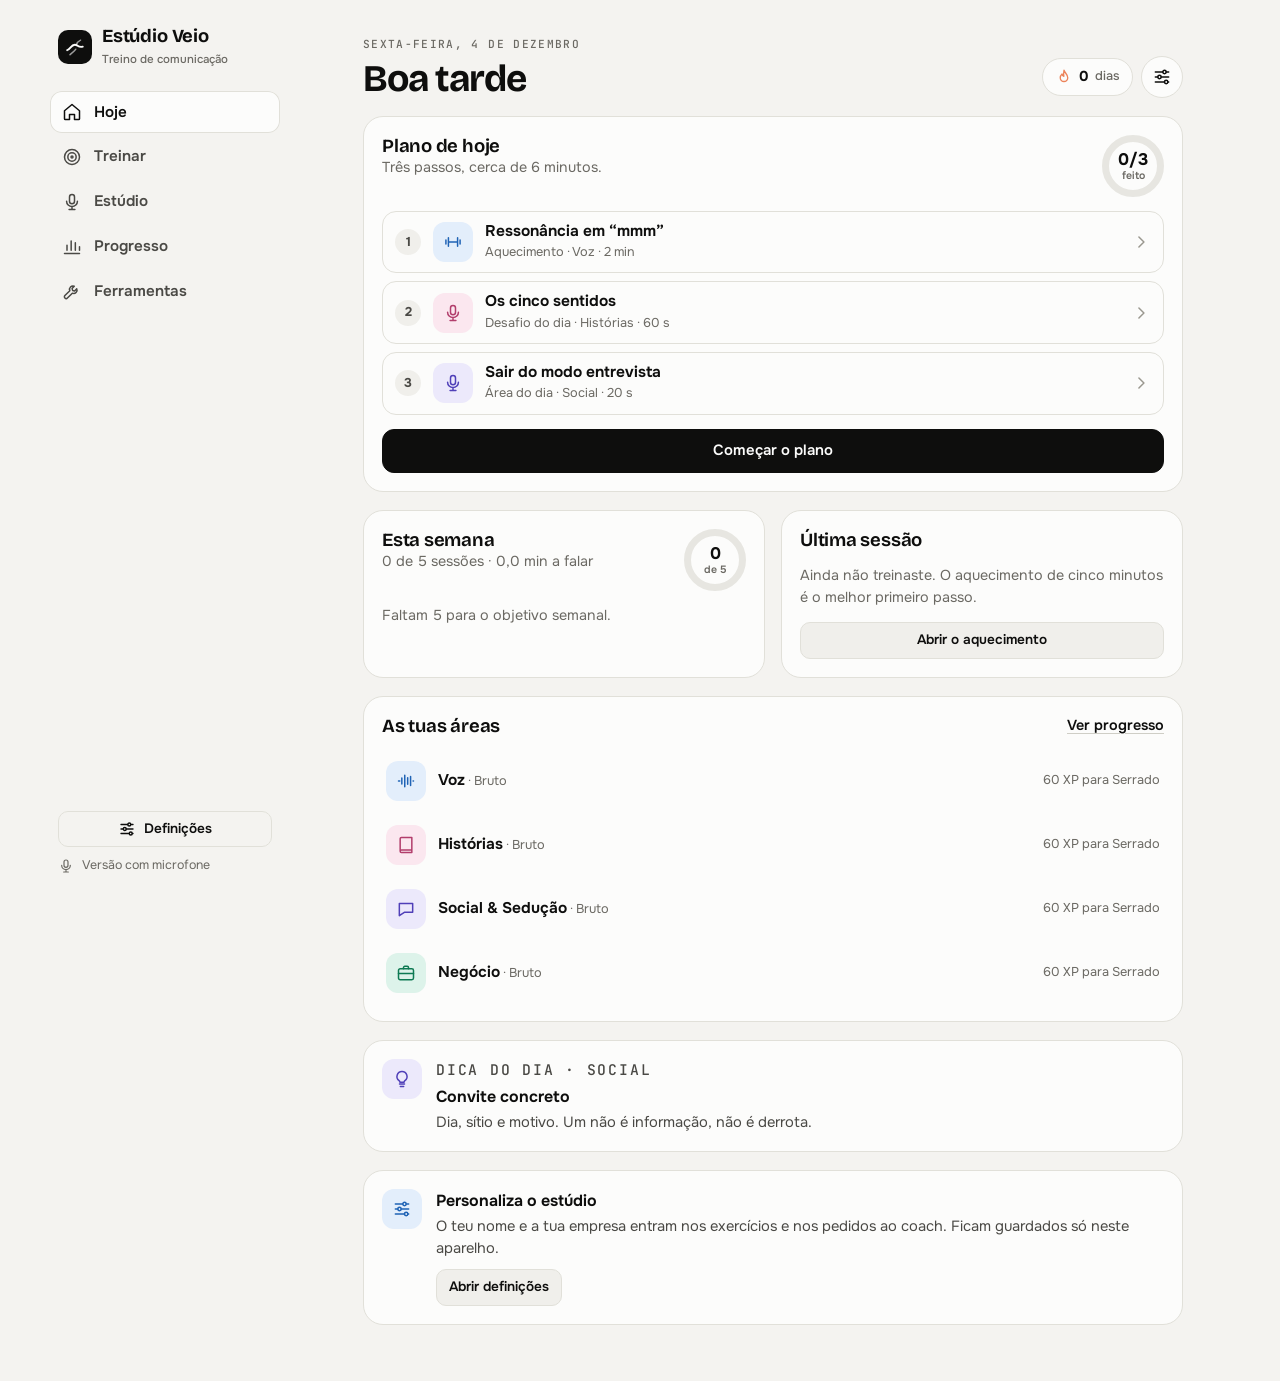
<file: index.html>
<!doctype html>
<html lang="pt-PT">
<head>
<meta charset="utf-8">
<meta name="viewport" content="width=device-width,initial-scale=1,viewport-fit=cover,interactive-widget=resizes-content">
<meta name="theme-color" content="#F4F3F0" media="(prefers-color-scheme: light)">
<meta name="theme-color" content="#0D0D0C" media="(prefers-color-scheme: dark)">
<meta name="apple-mobile-web-app-capable" content="yes">
<meta name="mobile-web-app-capable" content="yes">
<meta name="apple-mobile-web-app-status-bar-style" content="default">
<meta name="apple-mobile-web-app-title" content="Estúdio Veio">
<meta name="robots" content="noindex, nofollow">
<link rel="manifest" href="manifest.webmanifest">
<link rel="apple-touch-icon" href="apple-touch-icon.png">
<link rel="icon" type="image/png" sizes="192x192" href="icon-192.png">
<style>:root{color-scheme:light;padding-top:env(safe-area-inset-top,0px);padding-bottom:env(safe-area-inset-bottom,0px)}body{margin:0}img{max-width:100%}[hidden]{display:none!important}</style>
<title>Estúdio Veio</title>
<meta name="claude:viewport-fit-sides" content="cover">
<link rel="preconnect" href="https://fonts.googleapis.com">
<link rel="preconnect" href="https://fonts.gstatic.com" crossorigin>
<link rel="stylesheet" href="https://fonts.googleapis.com/css2?family=Bricolage+Grotesque:opsz,wght@12..96,400..800&family=Onest:wght@400;500;600;700&family=JetBrains+Mono:wght@400;500&display=swap">
<style>
/* Layout: app shell — sidebar rail on desktop, bottom tab bar on phones; one content column of cards; sheets for every focused task. Neutral graphite surfaces, four validated area hues as the only colour. */
:root{
  --page:#F4F3F0; --surface:#FCFCFB; --surface-2:#F0EFEB; --surface-3:#E7E6E1;
  --line:#E1E0D9; --line-2:#CFCEC6; --grid:#E6E5DF;
  --ink:#0E0E0D; --ink-2:#4A4945; --muted:#6B6963; --faint:#9A988F;
  --primary:#0E0E0D; --on-primary:#FCFCFB;
  --voz:#2A78D6; --voz-ink:#1F63B5; --voz-soft:#E3EEFB;
  --historia:#E87BA4; --historia-ink:#B23E6C; --historia-soft:#FBE7EF;
  --social:#6250D6; --social-ink:#5040B8; --social-soft:#ECE9FB;
  --negocio:#1BAF7A; --negocio-ink:#0E7A53; --negocio-soft:#DDF3EA;
  --good:#0CA30C; --warning:#FAB219; --serious:#EC835A; --critical:#D03B3B;
  --good-text:#006300; --bad-text:#B42F2F;
  --good-wash:rgba(12,163,12,.10); --warn-wash:rgba(250,178,25,.18); --bad-wash:rgba(208,59,59,.12);
  --rec:#E5484D; --rec-ink:#FFFFFF;
  --heat-0:#ECEBE6; --heat-1:#CDE2FB; --heat-2:#86B6EF; --heat-3:#3987E5; --heat-4:#1C5CAB;
  --band:rgba(12,163,12,.08);
  --nav-bg:rgba(252,252,251,.84);
  --scrim:rgba(14,14,13,.42);
  --shadow:0 18px 50px rgba(14,14,13,.12), 0 2px 10px rgba(14,14,13,.06);
  --f-display:"Bricolage Grotesque", "Avenir Next", "Segoe UI", system-ui, sans-serif;
  --f-ui:"Onest", system-ui, -apple-system, "Segoe UI", Roboto, sans-serif;
  --f-mono:"JetBrains Mono", ui-monospace, "SF Mono", Menlo, Consolas, monospace;
  --r-sm:10px; --r:14px; --r-lg:20px;
}
@media (prefers-color-scheme: dark){ :root:not([data-theme="light"]){
  --page:#0D0D0C; --surface:#1A1A19; --surface-2:#232321; --surface-3:#2C2C2A;
  --line:#2C2C2A; --line-2:#3A3A37; --grid:#2A2A28;
  --ink:#F0EFEC; --ink-2:#C3C2B7; --muted:#9C9A91; --faint:#6E6C66;
  --primary:#F0EFEC; --on-primary:#0D0D0C;
  --voz:#3987E5; --voz-ink:#6DA7EC; --voz-soft:#17283D;
  --historia:#D55181; --historia-ink:#EC86AD; --historia-soft:#331A25;
  --social:#9085E9; --social-ink:#ADA4F0; --social-soft:#24213D;
  --negocio:#199E70; --negocio-ink:#46C795; --negocio-soft:#122C22;
  --good-text:#2DBE2D; --bad-text:#F07272;
  --good-wash:rgba(12,163,12,.16); --warn-wash:rgba(250,178,25,.16); --bad-wash:rgba(208,59,59,.2);
  --heat-0:#262624; --heat-1:#17304F; --heat-2:#1F4F86; --heat-3:#2A78D6; --heat-4:#6DA7EC;
  --band:rgba(12,163,12,.12);
  --nav-bg:rgba(26,26,25,.84);
  --scrim:rgba(0,0,0,.6);
  --shadow:0 18px 50px rgba(0,0,0,.55), 0 2px 10px rgba(0,0,0,.4);
  color-scheme:dark } }
:root[data-theme="dark"]{
  --page:#0D0D0C; --surface:#1A1A19; --surface-2:#232321; --surface-3:#2C2C2A;
  --line:#2C2C2A; --line-2:#3A3A37; --grid:#2A2A28;
  --ink:#F0EFEC; --ink-2:#C3C2B7; --muted:#9C9A91; --faint:#6E6C66;
  --primary:#F0EFEC; --on-primary:#0D0D0C;
  --voz:#3987E5; --voz-ink:#6DA7EC; --voz-soft:#17283D;
  --historia:#D55181; --historia-ink:#EC86AD; --historia-soft:#331A25;
  --social:#9085E9; --social-ink:#ADA4F0; --social-soft:#24213D;
  --negocio:#199E70; --negocio-ink:#46C795; --negocio-soft:#122C22;
  --good-text:#2DBE2D; --bad-text:#F07272;
  --good-wash:rgba(12,163,12,.16); --warn-wash:rgba(250,178,25,.16); --bad-wash:rgba(208,59,59,.2);
  --heat-0:#262624; --heat-1:#17304F; --heat-2:#1F4F86; --heat-3:#2A78D6; --heat-4:#6DA7EC;
  --band:rgba(12,163,12,.12);
  --nav-bg:rgba(26,26,25,.84);
  --scrim:rgba(0,0,0,.6);
  --shadow:0 18px 50px rgba(0,0,0,.55), 0 2px 10px rgba(0,0,0,.4);
  color-scheme:dark }

*{box-sizing:border-box}
body{margin:0;background:var(--page);color:var(--ink);font-family:var(--f-ui);font-size:15.5px;line-height:1.5;-webkit-font-smoothing:antialiased;
  padding-left:max(16px, env(safe-area-inset-left, 0px));padding-right:max(16px, env(safe-area-inset-right, 0px));padding-block:0}
body.locked{overflow:hidden}
h1,h2,h3,h4{margin:0;text-wrap:balance}
p{margin:0}
ul,ol{margin:0;padding:0}
button,input,textarea,select{font:inherit;color:inherit}
button{cursor:pointer}
:focus-visible{outline:2px solid var(--ink);outline-offset:2px;border-radius:6px}
.ic{width:20px;height:20px;fill:none;stroke:currentColor;stroke-width:1.8;stroke-linecap:round;stroke-linejoin:round;flex:none}
.ic.fill{fill:currentColor;stroke:none}
.sr{position:absolute;width:1px;height:1px;overflow:hidden;clip:rect(0 0 0 0);white-space:nowrap}

/* Track identity */
.t-voz{--t:var(--voz);--t-ink:var(--voz-ink);--t-soft:var(--voz-soft)}
.t-historia{--t:var(--historia);--t-ink:var(--historia-ink);--t-soft:var(--historia-soft)}
.t-social{--t:var(--social);--t-ink:var(--social-ink);--t-soft:var(--social-soft)}
.t-negocio{--t:var(--negocio);--t-ink:var(--negocio-ink);--t-soft:var(--negocio-soft)}
.tdot{width:9px;height:9px;border-radius:50%;background:var(--t);display:inline-block;flex:none}

/* Shell */
.app{max-width:1180px;margin:0 auto;display:grid;grid-template-columns:minmax(0,1fr)}
.rail{display:none}
.main{min-width:0;padding-block:14px calc(104px + env(safe-area-inset-bottom, 0px))}
.view{max-width:820px;margin:0 auto;display:flex;flex-direction:column;gap:16px;animation:fade .18s ease-out}
@keyframes fade{from{opacity:.4;transform:translateY(4px)}to{opacity:1;transform:none}}
.tabbar{position:fixed;left:0;right:0;bottom:0;z-index:30;display:grid;grid-template-columns:repeat(5,minmax(0,1fr));align-items:end;
  padding:6px max(8px, env(safe-area-inset-right, 0px)) calc(8px + env(safe-area-inset-bottom, 0px)) max(8px, env(safe-area-inset-left, 0px));
  background:var(--nav-bg);-webkit-backdrop-filter:blur(18px) saturate(1.4);backdrop-filter:blur(18px) saturate(1.4);border-top:1px solid var(--line)}
.tab{display:flex;flex-direction:column;align-items:center;gap:3px;border:0;background:none;padding:6px 2px;color:var(--muted);font-size:.68rem;font-weight:600;letter-spacing:.01em;min-height:52px;border-radius:12px}
.tab .ic{width:23px;height:23px}
.tab[aria-selected="true"]{color:var(--ink)}
.tab-main .bubble{width:46px;height:46px;border-radius:50%;display:grid;place-items:center;background:var(--primary);color:var(--on-primary);margin-top:-18px;box-shadow:0 6px 18px rgba(0,0,0,.18)}
.tab-main[aria-selected="true"] .bubble{background:var(--rec);color:var(--rec-ink)}
@media (min-width:960px){
  .app{grid-template-columns:230px minmax(0,1fr);gap:36px}
  .rail{display:flex;flex-direction:column;gap:22px;position:sticky;top:0;height:100vh;padding-block:26px}
  .tabbar{display:none}
  .main{padding-block:30px 56px}
  .view{gap:18px}
}
.brand{display:flex;align-items:center;gap:10px;padding-inline:8px}
.brand-mark{width:34px;height:34px;border-radius:10px;background:var(--primary);color:var(--on-primary);display:grid;place-items:center}
.brand-mark svg{width:22px;height:22px}
.brand b{font-family:var(--f-display);font-size:1.15rem;font-weight:700;letter-spacing:-.01em;line-height:1}
.brand small{display:block;color:var(--muted);font-size:.72rem;font-weight:500;margin-top:2px}
.rail-tabs{display:flex;flex-direction:column;gap:2px}
.rail-tab{display:flex;align-items:center;gap:12px;border:0;background:none;padding:10px 12px;border-radius:12px;color:var(--ink-2);font-weight:600;font-size:.95rem;text-align:left}
.rail-tab:hover{background:var(--surface-2)}
.rail-tab[aria-selected="true"]{background:var(--surface);color:var(--ink);box-shadow:inset 0 0 0 1px var(--line)}
.rail-foot{margin-top:auto;display:flex;flex-direction:column;gap:10px;padding-inline:8px}
.mode-badge{font-size:.78rem;color:var(--muted);display:flex;gap:8px;align-items:flex-start;line-height:1.35}
.mode-badge .ic{width:16px;height:16px;margin-top:1px}

/* Page head */
.page-head{display:flex;align-items:flex-end;justify-content:space-between;gap:12px;padding-top:6px}
.page-head h1{font-family:var(--f-display);font-weight:700;font-size:clamp(1.75rem, 5vw, 2.35rem);letter-spacing:-.025em;line-height:1.04}
.eyebrow{font-family:var(--f-mono);font-size:.7rem;letter-spacing:.12em;text-transform:uppercase;color:var(--muted);font-weight:500;margin-bottom:6px}
.head-actions{display:flex;align-items:center;gap:8px;flex:none}
.streak{display:inline-flex;align-items:center;gap:6px;padding:7px 12px;border-radius:999px;background:var(--surface);border:1px solid var(--line);font-weight:700;font-size:.9rem}
.streak .ic{color:var(--serious);width:18px;height:18px}
.streak span{font-weight:500;color:var(--muted);font-size:.8rem}

/* Cards */
.card{background:var(--surface);border:1px solid var(--line);border-radius:var(--r-lg);padding:18px;display:flex;flex-direction:column;gap:14px;min-width:0}
.card-head{display:flex;justify-content:space-between;align-items:flex-start;gap:12px}
.card h2,.sec-title{font-family:var(--f-display);font-size:1.16rem;font-weight:650;letter-spacing:-.012em;line-height:1.2}
.sub{color:var(--muted);font-size:.9rem}
.grid-2{display:grid;grid-template-columns:repeat(2,minmax(0,1fr));gap:16px}
@media (max-width:640px){.grid-2{grid-template-columns:minmax(0,1fr)}}
.stack{display:flex;flex-direction:column;gap:12px;min-width:0}
.row{display:flex;align-items:center;gap:10px;flex-wrap:wrap}
.note{font-size:.88rem;background:var(--surface-2);border-radius:var(--r-sm);padding:10px 12px;color:var(--ink-2)}
.empty{color:var(--muted);font-size:.92rem;text-align:center;padding:18px 8px}

/* Buttons and controls */
.btn{display:inline-flex;align-items:center;justify-content:center;gap:8px;border:1px solid var(--line);background:var(--surface-2);color:var(--ink);border-radius:12px;padding:10px 16px;font-weight:600;font-size:.93rem;min-height:44px;transition:background .15s, border-color .15s, transform .1s}
.btn:hover{border-color:var(--line-2)}
.btn:active{transform:scale(.98)}
.btn.primary{background:var(--primary);color:var(--on-primary);border-color:var(--primary)}
.btn.ghost{background:transparent}
.btn.sm{min-height:36px;padding:7px 12px;font-size:.85rem;border-radius:10px}
.btn.block{width:100%}
.btn:disabled{opacity:.45;cursor:not-allowed;transform:none}
.btn .ic{width:18px;height:18px}
.icon-btn{width:42px;height:42px;border-radius:50%;display:inline-grid;place-items:center;border:1px solid var(--line);background:var(--surface);color:var(--ink);flex:none}
.icon-btn:hover{border-color:var(--line-2)}
.icon-btn[aria-pressed="true"]{color:var(--serious)}
.icon-btn[aria-pressed="true"] .ic{fill:currentColor}
.linkbtn{background:none;border:0;padding:0;color:var(--ink);font-weight:600;text-decoration:underline;text-underline-offset:3px;text-decoration-color:var(--line-2);font-size:.9rem;align-self:flex-start}
.chip-row{display:flex;gap:8px;overflow-x:auto;scrollbar-width:none;padding-bottom:2px}
.chip-row::-webkit-scrollbar{display:none}
.fchip{display:inline-flex;align-items:center;gap:7px;border:1px solid var(--line);background:var(--surface);color:var(--ink-2);border-radius:999px;padding:7px 13px;font-weight:600;font-size:.85rem;white-space:nowrap;flex:none}
.fchip[aria-pressed="true"]{background:var(--primary);color:var(--on-primary);border-color:var(--primary)}
.fchip.sm{padding:5px 11px;font-size:.8rem}
.seg{display:inline-flex;padding:3px;border-radius:12px;background:var(--surface-2);border:1px solid var(--line);gap:2px}
.seg button{border:0;background:transparent;border-radius:9px;padding:7px 12px;font-weight:600;font-size:.85rem;color:var(--muted)}
.seg button[aria-pressed="true"]{background:var(--surface);color:var(--ink);box-shadow:0 1px 3px rgba(0,0,0,.12)}
.seg.wide{display:flex}
.seg.wide button{flex:1}
.lbl{font-size:.78rem;color:var(--muted);font-weight:600;letter-spacing:.01em}
.field{display:flex;flex-direction:column;gap:6px}
input[type="search"],input[type="text"],textarea,select{width:100%;border:1px solid var(--line);background:var(--surface);border-radius:12px;padding:11px 13px;line-height:1.45;color:var(--ink)}
input::placeholder,textarea::placeholder{color:var(--faint)}
textarea{min-height:120px;resize:vertical}
.search{position:relative}
.search .ic{position:absolute;left:13px;top:50%;transform:translateY(-50%);color:var(--muted);width:18px;height:18px}
.search input{padding-left:40px;background:var(--surface)}
.switch{display:flex;align-items:flex-start;gap:10px;font-size:.92rem;cursor:pointer;font-weight:600}
.switch input{width:18px;height:18px;margin-top:3px;accent-color:var(--ink);flex:none}
.switch small{display:block;color:var(--muted);font-size:.82rem;font-weight:400}
.msg{font-size:.88rem;color:var(--muted)}
.msg.err{color:var(--bad-text)}

/* Pills, chips */
.pill{display:inline-flex;align-items:center;gap:6px;font-size:.74rem;font-weight:650;padding:3px 9px;border-radius:999px;background:var(--surface-2);color:var(--ink-2);white-space:nowrap}
.pill::before{content:"";width:7px;height:7px;border-radius:50%;background:var(--st, var(--faint))}
.pill.good{--st:var(--good);background:var(--good-wash)}
.pill.warn{--st:var(--warning);background:var(--warn-wash)}
.pill.bad{--st:var(--critical);background:var(--bad-wash)}
.tag{display:inline-flex;align-items:center;gap:6px;font-size:.78rem;font-weight:600;padding:4px 10px;border-radius:999px;background:var(--surface-2);color:var(--ink-2);white-space:nowrap}
.tag .ic{width:14px;height:14px}
.tag.track{background:var(--t-soft);color:var(--ink)}
.tag.track .ic{color:var(--t-ink)}
.lv{display:inline-flex;gap:3px;align-items:center}
.lv i{width:6px;height:6px;border-radius:50%;background:var(--line-2)}
.lv i.on{background:var(--ink-2)}

/* Rings */
.ring{position:relative;display:inline-grid;place-items:center;flex:none}
.ring svg{display:block;transform:rotate(-90deg)}
.ring .r-track{fill:none;stroke:var(--surface-3)}
.ring .r-val{fill:none;stroke:var(--t, var(--ink));stroke-linecap:round;transition:stroke-dashoffset .5s ease}
.ring .r-label{position:absolute;inset:0;display:flex;flex-direction:column;align-items:center;justify-content:center;text-align:center;line-height:1.05}
.ring .r-label b{font-weight:700;font-size:1.05rem}
.ring .r-label small{font-size:.66rem;color:var(--muted);font-weight:600;margin-top:2px}
.ring.lg .r-label b{font-size:2rem;letter-spacing:-.02em}

/* Hoje */
.plan-list{list-style:none;display:flex;flex-direction:column;gap:8px}
.plan-row{width:100%;display:grid;grid-template-columns:auto auto minmax(0,1fr) auto;align-items:center;gap:12px;border:1px solid var(--line);background:var(--surface);border-radius:14px;padding:10px 12px;text-align:left}
.plan-row:hover{border-color:var(--line-2)}
.plan-n{width:26px;height:26px;border-radius:50%;display:grid;place-items:center;font-size:.8rem;font-weight:700;background:var(--surface-2);color:var(--ink-2)}
.plan-row.done .plan-n{background:var(--good);color:#fff}
.plan-row.done .ex-title{text-decoration:line-through;text-decoration-color:var(--faint);color:var(--muted)}
.plan-row .ic.chev{color:var(--faint)}
.kpis{display:grid;grid-template-columns:repeat(4,minmax(0,1fr));gap:12px}
@media (max-width:720px){.kpis{grid-template-columns:repeat(2,minmax(0,1fr))}}
.kpi{background:var(--surface);border:1px solid var(--line);border-radius:16px;padding:14px;display:flex;flex-direction:column;gap:4px;min-width:0}
.kpi .k-label{font-size:.8rem;color:var(--muted);font-weight:600}
.kpi .k-val{font-size:1.75rem;font-weight:650;letter-spacing:-.02em;line-height:1.1}
.kpi .k-val small{font-size:.85rem;color:var(--muted);font-weight:500;margin-left:3px}
.kpi .k-delta{font-size:.78rem;font-weight:600;color:var(--muted)}
.kpi .k-delta.up{color:var(--good-text)} .kpi .k-delta.down{color:var(--bad-text)}
.areas{display:flex;flex-direction:column;gap:4px}
.area-row{display:grid;grid-template-columns:auto minmax(0,1fr) auto;gap:12px;align-items:center;padding:10px 4px;border:0;background:none;text-align:left;border-radius:12px;width:100%}
.area-row:hover{background:var(--surface-2)}
.area-row .a-name{font-weight:650}
.area-row .a-meta{font-size:.8rem;color:var(--muted)}
.xpbar{height:6px;border-radius:99px;background:var(--surface-3);overflow:hidden;margin-top:6px}
.xpbar i{display:block;height:100%;background:var(--t);border-radius:99px}
.tipcard{background:var(--surface);border:1px solid var(--line);border-radius:var(--r-lg);padding:18px;display:grid;grid-template-columns:auto minmax(0,1fr);gap:14px}
.tipcard .t-ic{width:40px;height:40px;border-radius:12px;display:grid;place-items:center;background:var(--t-soft);color:var(--t-ink)}
.tipcard h3{font-size:1rem;font-weight:650}
.tipcard p{color:var(--ink-2);font-size:.92rem;margin-top:2px}
.tip-actions{display:flex;gap:8px;flex-wrap:wrap;margin-top:12px}
.empty-list{list-style:none;margin:14px 0 6px;padding:0;display:flex;flex-direction:column;gap:12px}
.empty-list li{display:grid;grid-template-columns:auto minmax(0,1fr);gap:12px;align-items:center}
.empty-list .ex-ic{background:var(--surface-2);color:var(--ink)}
.empty-list b{display:block;font-weight:650;font-size:.95rem}
.empty-list .sub{display:block;margin:1px 0 0}

/* Library */
.filters{display:flex;flex-direction:column;gap:10px}
.group-title{display:flex;align-items:center;gap:9px;font-family:var(--f-display);font-size:1.05rem;font-weight:650;margin:10px 2px 4px}
.group-title small{font-family:var(--f-ui);font-size:.8rem;color:var(--muted);font-weight:500}
.subgroup{font-size:.74rem;font-family:var(--f-mono);letter-spacing:.1em;text-transform:uppercase;color:var(--muted);margin:12px 4px 4px}
.ex-list{display:flex;flex-direction:column;gap:8px}
.ex-row{width:100%;display:grid;grid-template-columns:auto minmax(0,1fr) auto;align-items:center;gap:12px;border:1px solid var(--line);background:var(--surface);border-radius:16px;padding:11px 12px;text-align:left;transition:border-color .15s, transform .1s}
.ex-row:hover{border-color:var(--line-2)}
.ex-row:active{transform:scale(.99)}
.ex-ic{width:40px;height:40px;border-radius:12px;display:grid;place-items:center;background:var(--t-soft);color:var(--t-ink);flex:none}
.ex-txt{display:flex;flex-direction:column;min-width:0}
.ex-title{font-weight:650;font-size:.97rem;line-height:1.25}
.ex-meta{font-size:.8rem;color:var(--muted);margin-top:2px}
.ex-end{display:flex;align-items:center;gap:10px}
.done-badge{display:inline-flex;align-items:center;gap:3px;font-size:.75rem;font-weight:700;color:var(--good-text)}
.done-badge .ic{width:15px;height:15px}
.fav-on{color:var(--serious)}
.gen-card{border:1px dashed var(--line-2);border-radius:16px;padding:14px;display:flex;align-items:center;justify-content:space-between;gap:12px;flex-wrap:wrap}

/* Detail sheet */
.detail-band{display:flex;align-items:center;gap:10px;flex-wrap:wrap}
.detail-title{font-family:var(--f-display);font-size:1.6rem;font-weight:700;letter-spacing:-.02em;line-height:1.1}
.detail-brief{font-size:1.02rem;line-height:1.55}
.target{margin:0;padding:14px 16px;border-radius:14px;background:var(--t-soft);font-size:1.02rem;line-height:1.6;font-weight:500}
.words3{display:flex;gap:8px;flex-wrap:wrap;align-items:center}
.words3 b{font-family:var(--f-display);font-size:1.15rem;padding:6px 14px;border-radius:12px;background:var(--t-soft);font-weight:650}
.steps-prev{list-style:none;display:flex;flex-direction:column;gap:8px;counter-reset:s}
.steps-prev li{display:grid;grid-template-columns:28px minmax(0,1fr) auto;gap:10px;align-items:start;font-size:.93rem}
.steps-prev li::before{counter-increment:s;content:counter(s);width:24px;height:24px;border-radius:50%;display:grid;place-items:center;background:var(--surface-2);font-size:.78rem;font-weight:700;color:var(--ink-2)}
.steps-prev small{color:var(--muted);font-family:var(--f-mono);font-size:.75rem;padding-top:2px}
.tipbox{border-left:3px solid var(--t);padding:2px 0 2px 14px;display:flex;flex-direction:column;gap:4px}
.tipbox h4{font-size:.78rem;font-family:var(--f-mono);letter-spacing:.1em;text-transform:uppercase;color:var(--muted);font-weight:500}
.why{font-size:.9rem;color:var(--ink-2)}
.sheet-actions{display:flex;gap:10px;align-items:center;position:sticky;bottom:-24px;background:linear-gradient(to top, var(--surface) 70%, transparent);padding:14px 0 6px;margin-top:4px}
.sheet-actions .btn.primary{flex:1}

/* Studio */
.ctx{position:relative;overflow:hidden}
.ctx-top{display:grid;grid-template-columns:auto minmax(0,1fr);gap:12px;align-items:center}
.ctx-top h2{font-family:var(--f-display);font-size:1.3rem;font-weight:700;letter-spacing:-.015em;line-height:1.15}
.ctx-brief{font-size:.98rem}
.ctx-meta{display:flex;gap:8px;flex-wrap:wrap}
.ctx-controls{display:flex;gap:14px;flex-wrap:wrap;align-items:center;padding-top:4px;border-top:1px solid var(--line)}
.ctx-controls .lbl{margin-right:6px}
.levelnote{font-size:.88rem;background:var(--surface-2);border-radius:12px;padding:10px 12px}
.recbar{display:flex;align-items:center;justify-content:space-between;gap:14px;flex-wrap:wrap}
.recbtn{display:inline-flex;align-items:center;gap:12px;border:0;border-radius:999px;padding:14px 24px 14px 16px;background:var(--primary);color:var(--on-primary);font-weight:700;font-size:1rem;min-height:56px}
.recbtn .dot{width:22px;height:22px;border-radius:50%;background:var(--rec);flex:none;transition:border-radius .2s}
.recbtn[aria-pressed="true"]{background:var(--rec);color:var(--rec-ink)}
.recbtn[aria-pressed="true"] .dot{border-radius:5px;background:var(--rec-ink);animation:breathe 1.4s ease-in-out infinite}
@keyframes breathe{50%{transform:scale(.8)}}
.recbtn:disabled{opacity:.6;cursor:wait}
.clock{font-size:1.8rem;font-weight:650;font-variant-numeric:tabular-nums;letter-spacing:-.02em;line-height:1}
.clock small{font-size:.9rem;color:var(--muted);font-weight:500;margin-left:4px}
.clock.over{color:var(--bad-text)}
.progress{height:6px;background:var(--surface-3);border-radius:99px;overflow:hidden}
.progress > i{display:block;height:100%;width:0;background:var(--ink);transition:width .2s}
.progress.over > i{background:var(--warning)}
.live{width:100%;height:150px;display:block;border-radius:14px;background:var(--surface-2)}
.livestats{display:grid;grid-template-columns:repeat(3,minmax(0,1fr));gap:8px}
.livestats div{background:var(--surface-2);border-radius:12px;padding:9px 11px;min-width:0}
.livestats span{display:block;font-size:.74rem;color:var(--muted);font-weight:600}
.livestats b{font-weight:650;font-size:1rem;display:flex;align-items:center;gap:6px;line-height:1.25;overflow-wrap:anywhere}
.livestats b[data-s]::before{content:"";width:8px;height:8px;border-radius:50%;background:var(--st);flex:none}
.livestats b[data-s="good"]{--st:var(--good)} .livestats b[data-s="warn"]{--st:var(--warning)} .livestats b[data-s="bad"]{--st:var(--critical)}
.livestats b[data-s=""]::before{display:none}
.live-tr{font-size:.95rem;background:var(--surface-2);border-radius:12px;padding:10px 12px;max-height:150px;overflow:auto;overflow-wrap:anywhere}
.live-tr .interim{color:var(--muted)}
mark{color:inherit;border-radius:4px;padding:0 2px}
mark.m-fill{background:var(--bad-wash);box-shadow:inset 0 -2px 0 var(--critical)}
mark.m-hedge{background:var(--warn-wash);box-shadow:inset 0 -2px 0 var(--warning)}
mark.m-sense{background:var(--voz-soft);box-shadow:inset 0 -2px 0 var(--voz)}
mark.m-turn{background:var(--social-soft);box-shadow:inset 0 -2px 0 var(--social)}
mark.m-dial{background:var(--historia-soft);box-shadow:inset 0 -2px 0 var(--historia)}
mark.m-emo{background:var(--warn-wash);box-shadow:inset 0 -2px 0 var(--serious)}
mark.m-play{background:var(--negocio-soft);box-shadow:inset 0 -2px 0 var(--negocio)}
.filerow{display:grid;grid-template-columns:repeat(2,minmax(0,1fr));gap:10px}
@media (max-width:420px){.filerow{grid-template-columns:minmax(0,1fr)}}
.filebtn{position:relative;overflow:hidden}
.filebtn input{position:absolute;inset:0;opacity:0;cursor:pointer}
.fname{font-family:var(--f-mono);font-size:.8rem;color:var(--muted);overflow-wrap:anywhere}
.steps{list-style:none;display:grid;gap:8px;counter-reset:s}
.steps li{display:grid;grid-template-columns:26px minmax(0,1fr);gap:10px;font-size:.93rem;align-items:start}
.steps li::before{counter-increment:s;content:counter(s);width:24px;height:24px;border-radius:50%;display:grid;place-items:center;background:var(--surface-2);font-size:.78rem;font-weight:700;color:var(--ink-2)}
details.disc{border-top:1px solid var(--line);padding-top:12px}
details.disc > summary{cursor:pointer;font-weight:650;font-size:.95rem;list-style:none;display:flex;align-items:center;justify-content:space-between;gap:10px}
details.disc > summary::-webkit-details-marker{display:none}
details.disc > summary::after{content:"+";font-weight:500;color:var(--muted);font-size:1.2rem;line-height:1}
details.disc[open] > summary::after{content:"–"}
details.disc > summary small{font-weight:400;color:var(--muted)}

/* Report */
.res-hero{display:grid;grid-template-columns:auto minmax(0,1fr);gap:18px;align-items:center}
.res-hero h3{font-family:var(--f-display);font-size:1.3rem;font-weight:700;letter-spacing:-.015em;line-height:1.15}
.res-hero p{color:var(--muted);font-size:.92rem;margin-top:4px}
.hero-tags{display:flex;gap:6px;flex-wrap:wrap;margin-top:10px}
.subtabs{display:flex;gap:4px;padding:4px;border-radius:14px;background:var(--surface-2);border:1px solid var(--line);overflow-x:auto;scrollbar-width:none}
.subtabs button{flex:1;border:0;background:transparent;border-radius:10px;padding:9px 12px;font-weight:650;font-size:.88rem;color:var(--muted);white-space:nowrap}
.subtabs button[aria-selected="true"]{background:var(--surface);color:var(--ink);box-shadow:0 1px 3px rgba(0,0,0,.12)}
.panel-body{display:flex;flex-direction:column;gap:14px;animation:fade .16s ease-out}
.legend{display:flex;gap:14px;flex-wrap:wrap;font-size:.76rem;color:var(--muted)}
.legend span{display:inline-flex;align-items:center;gap:6px}
.legend i{display:inline-block;width:14px;height:2px;border-radius:2px;background:var(--k)}
.legend i.box{height:9px;width:12px;border-radius:2px}
.legend .tri{font-size:.62rem;line-height:1}
.metrics{display:grid;grid-template-columns:repeat(2,minmax(0,1fr));gap:10px}
@media (max-width:560px){.metrics{grid-template-columns:minmax(0,1fr)}}
.metric{border:1px solid var(--line);border-radius:16px;padding:14px;display:flex;flex-direction:column;gap:8px;background:var(--surface);min-width:0}
.metric .top{display:flex;justify-content:space-between;align-items:center;gap:8px}
.metric .name{font-weight:650;font-size:.92rem}
.metric .val{font-size:1.55rem;font-weight:650;letter-spacing:-.02em;line-height:1.1}
.metric .val small{font-size:.78rem;color:var(--muted);margin-left:4px;font-weight:500}
.metric .hint{font-size:.85rem;color:var(--muted)}
.gauge{position:relative;height:8px;border-radius:99px;background:var(--surface-3)}
.gauge .zone{position:absolute;top:0;bottom:0;background:var(--good-wash);box-shadow:inset 0 0 0 1px rgba(12,163,12,.25);border-radius:99px}
.gauge .mark{position:absolute;top:-4px;width:4px;height:16px;border-radius:2px;background:var(--ink);transform:translateX(-2px);box-shadow:0 0 0 2px var(--surface)}
.gauge .mark.prev{background:var(--faint);height:10px;top:-1px;width:3px}
.gauge-scale{display:flex;justify-content:space-between;font-family:var(--f-mono);font-size:.66rem;color:var(--muted)}
.facts{display:grid;grid-template-columns:repeat(4,minmax(0,1fr));gap:1px;background:var(--line);border:1px solid var(--line);border-radius:14px;overflow:hidden;margin:0}
@media (max-width:560px){.facts{grid-template-columns:repeat(2,minmax(0,1fr))}}
.facts.three{grid-template-columns:repeat(3,minmax(0,1fr))}
.facts div{background:var(--surface);padding:10px 12px;min-width:0}
.facts dt{font-size:.74rem;color:var(--muted)}
.facts dd{margin:0;font-weight:650;font-variant-numeric:tabular-nums;font-size:.98rem}
.focus-list{list-style:none;display:flex;flex-direction:column;gap:10px}
.focus-list li{display:grid;grid-template-columns:auto minmax(0,1fr);gap:12px;align-items:start}
.focus-list .f-ic{width:30px;height:30px;border-radius:10px;display:grid;place-items:center;background:var(--surface-2)}
.focus-list .f-ic .ic{width:17px;height:17px}
.focus-list .good .f-ic{background:var(--good-wash);color:var(--good-text)}
.focus-list .fix .f-ic{background:var(--warn-wash);color:var(--ink)}
.focus-list b{display:block;font-weight:650;font-size:.94rem}
.focus-list span{font-size:.88rem;color:var(--ink-2)}
.transcript{font-size:.98rem;line-height:1.75;background:var(--surface-2);border-radius:14px;padding:14px 16px;overflow-wrap:anywhere}
.markers{display:grid;grid-template-columns:repeat(3,minmax(0,1fr));gap:8px}
@media (max-width:520px){.markers{grid-template-columns:repeat(2,minmax(0,1fr))}}
.marker{border:1px solid var(--line);border-radius:12px;padding:10px 12px;display:flex;flex-direction:column;gap:2px}
.marker span{font-size:.76rem;color:var(--muted);font-weight:600}
.marker b{font-size:1.2rem;font-weight:650}
.tags{display:flex;flex-wrap:wrap;gap:6px}
.wtag{font-size:.84rem;padding:4px 10px;border-radius:99px;background:var(--surface-2)}
.wtag b{font-weight:600;margin-left:4px;color:var(--muted)}
.fb{display:flex;flex-direction:column;gap:16px}
.fb .diag{font-size:1.02rem;line-height:1.6}
.scores{display:grid;grid-template-columns:repeat(4,minmax(0,1fr));gap:8px}
@media (max-width:520px){.scores{grid-template-columns:repeat(3,minmax(0,1fr))}}
.score{border:1px solid var(--line);border-radius:12px;padding:8px 10px;background:var(--surface)}
.score span{display:block;font-size:.72rem;color:var(--muted);font-weight:600}
.score b{font-weight:650;font-size:1.1rem}
.h4{font-size:.76rem;font-family:var(--f-mono);letter-spacing:.1em;text-transform:uppercase;color:var(--muted);font-weight:500;margin-bottom:8px}
.blist{list-style:none;display:flex;flex-direction:column;gap:9px}
.blist li{display:grid;grid-template-columns:16px minmax(0,1fr);gap:10px;font-size:.94rem}
.blist li::before{content:"";width:7px;height:7px;border-radius:50%;background:var(--ink-2);margin-top:8px}
.blist li b{display:block}
.blist li span{color:var(--muted);font-size:.9rem}
.rewrite{font-family:var(--f-display);font-size:1.12rem;line-height:1.5;border-left:3px solid var(--ink);padding-left:14px;font-weight:500}
.drill-box{background:var(--surface-2);border-radius:14px;padding:12px 14px}
.thinking{display:flex;align-items:center;gap:10px;color:var(--muted)}
.spinner{width:16px;height:16px;border-radius:50%;border:2px solid var(--line-2);border-top-color:var(--ink);animation:spin .8s linear infinite}
@keyframes spin{to{transform:rotate(360deg)}}
.copybox{min-height:150px;font-family:var(--f-mono);font-size:.78rem}
.res-actions{display:grid;grid-template-columns:repeat(2,minmax(0,1fr));gap:10px}
.res-actions .btn{white-space:nowrap}

/* Charts */
.chart{position:relative;display:grid;grid-template-columns:38px minmax(0,1fr);column-gap:8px;row-gap:6px}
.chart .yaxis{position:relative;height:var(--h,170px)}
.chart .yaxis span{position:absolute;right:0;transform:translateY(-50%);font-family:var(--f-mono);font-size:.68rem;color:var(--muted);font-variant-numeric:tabular-nums}
.chart .plot{position:relative;height:var(--h,170px);outline-offset:4px;touch-action:pan-y}
.chart svg{position:absolute;inset:0;width:100%;height:100%;overflow:visible}
.grid-line{position:absolute;left:0;right:0;height:1px;background:var(--grid)}
.grid-line.base{background:var(--line-2)}
.cband{position:absolute;left:0;right:0;background:var(--band)}
.c-line{fill:none;stroke:var(--series, var(--ink));stroke-width:2;vector-effect:non-scaling-stroke;stroke-linejoin:round;stroke-linecap:round}
.c-area{fill:var(--series, var(--ink));opacity:.1}
.c-energy{fill:var(--line-2);opacity:.75}
.c-pause{fill:var(--surface-2)}
.c-dot{position:absolute;width:10px;height:10px;border-radius:50%;background:var(--series, var(--ink));box-shadow:0 0 0 2px var(--surface);transform:translate(-50%,-50%);pointer-events:none}
.c-end{position:absolute;right:0;transform:translate(0,-130%);font-size:.78rem;font-weight:700;background:var(--surface);padding:0 2px;pointer-events:none}
.c-tri{position:absolute;top:-2px;transform:translateX(-50%);font-size:.6rem;line-height:1;pointer-events:none}
.c-tri.down{color:var(--good)} .c-tri.up{color:var(--warning)}
.xaxis{grid-column:2;display:flex;justify-content:space-between;font-family:var(--f-mono);font-size:.68rem;color:var(--muted)}
.cross{position:absolute;top:0;bottom:0;width:1px;background:var(--ink-2);opacity:.45;pointer-events:none;transform:translateX(-.5px)}
.ctip{position:absolute;z-index:5;pointer-events:none;background:var(--surface);border:1px solid var(--line-2);border-radius:10px;padding:7px 10px;box-shadow:var(--shadow);font-size:.78rem;white-space:nowrap;transform:translate(-50%, calc(-100% - 12px));color:var(--ink-2)}
.ctip b{display:block;font-size:.95rem;color:var(--ink)}
.ctip .k{display:inline-block;width:12px;height:2px;background:var(--series, var(--ink));vertical-align:middle;margin-right:6px}
.chart-table summary{font-size:.82rem;color:var(--muted);font-weight:600;cursor:pointer;margin-top:4px}
.chart-table table{width:100%;border-collapse:collapse;font-size:.84rem;margin-top:8px}
.chart-table th,.chart-table td{text-align:left;padding:6px 8px;border-bottom:1px solid var(--line)}
.chart-table td.num,.chart-table th.num{text-align:right;font-variant-numeric:tabular-nums}
.chart-table .wrap-x{overflow-x:auto;max-height:260px;overflow-y:auto}
.multiples{display:grid;grid-template-columns:repeat(3,minmax(0,1fr));gap:12px}
@media (max-width:720px){.multiples{grid-template-columns:repeat(2,minmax(0,1fr))}}
.mult{border:1px solid var(--line);border-radius:14px;padding:12px;display:flex;flex-direction:column;gap:6px;min-width:0}
.mult .m-top{display:flex;justify-content:space-between;align-items:baseline;gap:6px}
.mult .m-name{font-size:.8rem;font-weight:650}
.mult .m-val{font-size:1.05rem;font-weight:650}
.mult .m-val small{font-size:.72rem;color:var(--muted);font-weight:500;margin-left:2px}
.mult .chart{grid-template-columns:0 minmax(0,1fr);column-gap:0}
.mult .chart .yaxis{visibility:hidden}
.profile{display:flex;flex-direction:column;gap:14px}
.prow{display:grid;grid-template-columns:150px minmax(0,1fr) 92px;gap:14px;align-items:center}
@media (max-width:560px){.prow{grid-template-columns:minmax(0,1fr) auto;row-gap:6px}.prow .gauge-wrap{grid-column:1 / -1;order:3}}
.prow .p-name{font-weight:650;font-size:.9rem}
.prow .p-val{text-align:right;font-weight:650;font-variant-numeric:tabular-nums}
.prow .p-val small{display:block;font-size:.72rem;color:var(--muted);font-weight:500}
.trend.up{color:var(--good-text)} .trend.down{color:var(--bad-text)} .trend.flat{color:var(--muted)}
.heat{display:grid;grid-template-columns:28px minmax(0,1fr);gap:8px;align-items:start}
.heat-days{display:grid;grid-template-rows:repeat(7,1fr);gap:4px;font-family:var(--f-mono);font-size:.62rem;color:var(--muted);height:100%}
.heat-days span{display:flex;align-items:center}
.heat-grid{display:grid;grid-auto-flow:column;grid-template-rows:repeat(7,minmax(0,1fr));grid-auto-columns:minmax(0,1fr);gap:4px}
.hm{aspect-ratio:1;border-radius:4px;background:var(--heat-0);max-width:100%}
.hm.l1{background:var(--heat-1)} .hm.l2{background:var(--heat-2)} .hm.l3{background:var(--heat-3)} .hm.l4{background:var(--heat-4)}
.hm.future{background:transparent;box-shadow:inset 0 0 0 1px var(--line)}
.hm.today{box-shadow:0 0 0 2px var(--surface), 0 0 0 3px var(--ink-2)}
.heat-legend{display:flex;align-items:center;gap:4px;font-size:.72rem;color:var(--muted);justify-content:flex-end}
.heat-legend .hm{width:11px;height:11px}
.hist{list-style:none;display:flex;flex-direction:column}
.hday{font-family:var(--f-mono);font-size:.7rem;letter-spacing:.1em;text-transform:uppercase;color:var(--muted);margin:12px 4px 4px}
.hrow{width:100%;display:grid;grid-template-columns:auto minmax(0,1fr) auto;gap:12px;align-items:center;padding:10px 6px;border:0;border-top:1px solid var(--line);background:none;text-align:left}
.hrow:hover{background:var(--surface-2)}
.hrow .h-val{text-align:right;font-weight:650;font-variant-numeric:tabular-nums}
.hrow .h-val small{display:block;font-size:.7rem;color:var(--muted);font-weight:500}
.banner{font-size:.88rem;background:var(--warn-wash);border-radius:12px;padding:10px 12px;color:var(--ink)}
.ftip{position:fixed;z-index:80;pointer-events:none;background:var(--ink);color:var(--page);font-size:.78rem;font-weight:600;padding:6px 10px;border-radius:8px;white-space:nowrap;transform:translate(-50%, calc(-100% - 8px))}

/* Tools */
.tool-grid{display:grid;grid-template-columns:repeat(2,minmax(0,1fr));gap:12px}
@media (max-width:520px){.tool-grid{grid-template-columns:minmax(0,1fr)}}
.tool-card{border:1px solid var(--line);background:var(--surface);border-radius:18px;padding:16px;display:flex;flex-direction:column;gap:10px;text-align:left;min-width:0}
.tool-card:hover{border-color:var(--line-2)}
.tool-card .ex-ic{width:44px;height:44px}
.tool-card h3{font-size:1rem;font-weight:650}
.tool-card p{font-size:.88rem;color:var(--muted)}
.tool-card .soon{font-size:.76rem;color:var(--muted);font-weight:600}
.principles{display:grid;grid-template-columns:repeat(2,minmax(0,1fr));gap:10px}
@media (max-width:560px){.principles{grid-template-columns:minmax(0,1fr)}}
.princ{border:1px solid var(--line);border-radius:16px;padding:14px;display:flex;flex-direction:column;gap:6px;background:var(--surface)}
.princ h3{font-size:.97rem;font-weight:650}
.princ p{font-size:.88rem;color:var(--ink-2)}
.princ em{font-size:.86rem;color:var(--muted);font-style:normal;border-left:2px solid var(--t, var(--line-2));padding-left:10px}
.gen{display:flex;flex-direction:column;gap:8px}
.gen-row{display:grid;grid-template-columns:110px minmax(0,1fr) auto;gap:12px;align-items:center;border:1px solid var(--line);border-radius:14px;padding:10px 10px 10px 14px}
@media (max-width:480px){.gen-row{grid-template-columns:minmax(0,1fr) auto}.gen-row .lbl{grid-column:1 / -1}}
.gen-row b{font-weight:600;font-size:.97rem}
.frameworks{display:flex;flex-direction:column;gap:8px}
.frameworks details{border:1px solid var(--line);border-radius:14px;padding:12px 14px;background:var(--surface)}
.frameworks summary{cursor:pointer;font-weight:650;display:flex;justify-content:space-between;gap:10px;list-style:none}
.frameworks summary::-webkit-details-marker{display:none}
.frameworks summary small{color:var(--muted);font-weight:500}
.frameworks ol{margin-top:10px;padding-left:20px;display:flex;flex-direction:column;gap:4px;font-size:.93rem}
.checklist{list-style:none;display:grid;grid-template-columns:repeat(2,minmax(0,1fr));gap:8px}
@media (max-width:560px){.checklist{grid-template-columns:minmax(0,1fr)}}
.checklist li{display:flex;gap:10px;align-items:flex-start;font-size:.92rem}
.checklist .ic{width:18px;height:18px;color:var(--good-text);margin-top:2px}
.emo{display:flex;flex-direction:column;gap:10px}
.emo-row{display:grid;grid-template-columns:84px minmax(0,1fr);gap:10px;align-items:start}
.emo-row b{font-size:.85rem;padding-top:4px}
.qlist{list-style:none;display:flex;flex-direction:column;gap:8px}
.qlist li{display:grid;grid-template-columns:minmax(0,1fr) auto;gap:10px;align-items:center;border:1px solid var(--line);border-radius:14px;padding:10px 10px 10px 14px;font-size:.95rem}
.story-card{width:100%;border:1px solid var(--line);background:var(--surface);border-radius:16px;padding:14px;text-align:left;display:flex;flex-direction:column;gap:6px}
.story-card:hover{border-color:var(--line-2)}
.story-card b{font-weight:650}
.story-card p{font-size:.88rem;color:var(--muted)}
.tuner-face{display:flex;flex-direction:column;align-items:center;gap:6px;padding:12px 0}
.tuner-note{font-family:var(--f-display);font-size:4rem;font-weight:700;letter-spacing:-.03em;line-height:1}
.tuner-hz{font-weight:600;color:var(--muted);font-variant-numeric:tabular-nums}
.cents{position:relative;width:min(320px,100%);height:10px;border-radius:99px;background:var(--surface-3);margin-top:8px}
.cents .zero{position:absolute;left:50%;top:-4px;bottom:-4px;width:2px;background:var(--ink-2);transform:translateX(-1px)}
.cents .cmark{position:absolute;top:-3px;width:16px;height:16px;border-radius:50%;background:var(--voz);box-shadow:0 0 0 2px var(--surface);transform:translateX(-50%);left:50%;transition:left .08s linear}
.meter-face{display:flex;flex-direction:column;align-items:center;gap:6px;padding:10px 0}
.meter-val{font-size:3.6rem;font-weight:700;letter-spacing:-.03em;line-height:1;font-variant-numeric:tabular-nums}
.zone-bar{position:relative;height:16px;border-radius:99px;background:var(--surface-3);overflow:hidden;width:100%}
.zone-bar .zfill{position:absolute;left:0;top:0;bottom:0;background:var(--voz);border-radius:99px;transition:width .06s linear}
.zone-bar .zpeak{position:absolute;top:0;bottom:0;width:3px;background:var(--ink)}
.zone-bar .zsep{position:absolute;top:0;bottom:0;width:2px;background:var(--surface)}
.zone-labels{display:grid;grid-template-columns:repeat(4,minmax(0,1fr));font-size:.76rem;color:var(--muted);font-weight:600;text-align:center;margin-top:6px}
.metro{display:flex;flex-direction:column;align-items:center;gap:14px;padding:8px 0}
.pulse{width:84px;height:84px;border-radius:50%;background:var(--surface-3);transition:transform .08s, background .08s}
.pulse.beat{transform:scale(1.12);background:var(--voz)}
.readtext{font-size:1.05rem;line-height:1.7;background:var(--surface-2);border-radius:14px;padding:14px 16px}

/* Drill / quiz / writing runners */
.run-top{display:flex;align-items:center;justify-content:space-between;gap:12px}
.dots{display:flex;gap:6px}
.dots i{width:22px;height:5px;border-radius:99px;background:var(--surface-3)}
.dots i.on{background:var(--ink)}
.dots i.done{background:var(--ink-2);opacity:.5}
.step-text{font-family:var(--f-display);font-size:1.45rem;font-weight:600;line-height:1.3;letter-spacing:-.01em;min-height:3.9em}
.countdown{display:flex;justify-content:center}
.meter-mini{display:flex;flex-direction:column;gap:6px}
.meter-mini .row{justify-content:space-between}
.run-ctrl{display:grid;grid-template-columns:repeat(3,minmax(0,1fr));gap:8px}
.opts{display:flex;flex-direction:column;gap:8px}
.opt{width:100%;text-align:left;border:1px solid var(--line);background:var(--surface);border-radius:14px;padding:12px 14px;font-size:.96rem;display:grid;grid-template-columns:24px minmax(0,1fr);gap:10px;align-items:start}
.opt:hover{border-color:var(--line-2)}
.opt .o-k{width:24px;height:24px;border-radius:50%;display:grid;place-items:center;font-size:.76rem;font-weight:700;background:var(--surface-2)}
.opt.right{border-color:var(--good);background:var(--good-wash)}
.opt.right .o-k{background:var(--good);color:#fff}
.opt.wrong{border-color:var(--critical);background:var(--bad-wash)}
.opt.wrong .o-k{background:var(--critical);color:#fff}
.opt:disabled{cursor:default}
.explain{background:var(--surface-2);border-radius:14px;padding:12px 14px;font-size:.93rem}
.qtext{font-family:var(--f-display);font-size:1.25rem;font-weight:600;line-height:1.35}
.wcount{display:flex;gap:8px;flex-wrap:wrap}
.stars{display:flex;gap:6px}
.stars button{border:0;background:none;padding:4px;color:var(--line-2)}
.stars button .ic{width:30px;height:30px}
.stars button.on{color:var(--warning)}
.stars button.on .ic{fill:currentColor}
.result-big{display:flex;flex-direction:column;align-items:center;gap:6px;text-align:center;padding:6px 0}
.result-big .rv{font-size:3rem;font-weight:700;letter-spacing:-.03em;line-height:1}
.result-big .rv small{font-size:1rem;color:var(--muted);font-weight:500;margin-left:4px}
.result-lines{list-style:none;display:flex;flex-direction:column;gap:8px;font-size:.93rem}
.result-lines li{display:grid;grid-template-columns:16px minmax(0,1fr);gap:10px}
.result-lines li::before{content:"";width:7px;height:7px;border-radius:50%;background:var(--ink-2);margin-top:8px}
.steptable{width:100%;border-collapse:collapse;font-size:.84rem}
.steptable th,.steptable td{padding:6px 6px;border-bottom:1px solid var(--line);text-align:left}
.steptable td.num,.steptable th.num{text-align:right;font-variant-numeric:tabular-nums}

/* Sheet */
.sheet-wrap{position:fixed;inset:0;z-index:50;display:flex;align-items:flex-end;justify-content:center}
.sheet-backdrop{position:absolute;inset:0;background:var(--scrim);animation:fadein .2s ease-out}
@keyframes fadein{from{opacity:0}}
.sheet{position:relative;width:100%;max-width:720px;max-height:calc(100% - 28px - env(safe-area-inset-top, 0px));background:var(--surface);border-radius:24px 24px 0 0;display:flex;flex-direction:column;box-shadow:var(--shadow);padding-bottom:env(safe-area-inset-bottom, 0px);animation:sheetin .24s cubic-bezier(.2,.8,.2,1)}
@keyframes sheetin{from{transform:translateY(24px);opacity:.4}}
.sheet-head{display:flex;align-items:center;gap:12px;padding:14px max(18px, env(safe-area-inset-right, 0px)) 10px max(18px, env(safe-area-inset-left, 0px));border-bottom:1px solid var(--line);position:relative}
.grab{position:absolute;top:6px;left:50%;width:40px;height:4px;border-radius:2px;background:var(--line-2);transform:translateX(-50%)}
.sheet-title{flex:1;font-weight:650;font-size:1rem;min-width:0;overflow:hidden;text-overflow:ellipsis;white-space:nowrap}
.sheet-body{overflow-y:auto;padding:18px max(18px, env(safe-area-inset-right, 0px)) 24px max(18px, env(safe-area-inset-left, 0px));display:flex;flex-direction:column;gap:16px;overscroll-behavior:contain}
@media (min-width:760px){ .sheet-wrap{align-items:center;padding:24px} .sheet{border-radius:24px;max-height:min(88vh, 920px)} .grab{display:none} }
.toast{position:fixed;left:50%;bottom:calc(92px + env(safe-area-inset-bottom, 0px));transform:translateX(-50%);background:var(--ink);color:var(--page);padding:11px 16px;border-radius:12px;font-weight:600;font-size:.9rem;z-index:90;box-shadow:var(--shadow);max-width:calc(100% - 32px);text-align:center;animation:fade .2s ease-out}
@media (min-width:960px){.toast{bottom:28px}}
/* phone: no pull-to-refresh while the mic or an exercise runs; tab bar steps aside for the keyboard */
html.live, html.live body{overscroll-behavior-y:contain}
@media (max-width:959px) and (pointer:coarse){ body.typing .tabbar{display:none} body.typing .toast{bottom:calc(16px + env(safe-area-inset-bottom, 0px))} }
@media (prefers-reduced-motion: reduce){ *{animation:none!important;transition:none!important} }

</style>
</head>
<body>
<div class="app">
  <nav class="rail" aria-label="Secções">
    <div class="brand" id="rail-brand"></div>
    <div class="rail-tabs" id="rail-tabs" role="tablist" aria-label="Secções"></div>
    <div class="rail-foot" id="rail-foot"></div>
  </nav>
  <main class="main"><div class="view" id="view" role="tabpanel"></div></main>
</div>
<nav class="tabbar" id="tabbar" role="tablist" aria-label="Secções"></nav>
<div class="sheet-wrap" id="sheet-wrap" hidden>
  <div class="sheet-backdrop" data-act="sheet-close"></div>
  <div class="sheet" role="dialog" aria-modal="true" aria-labelledby="sheet-title">
    <div class="sheet-head"><span class="grab" aria-hidden="true"></span><h2 class="sheet-title" id="sheet-title"></h2><button class="icon-btn" id="sheet-close" data-act="sheet-close" aria-label="Fechar"><svg class="ic" viewBox="0 0 24 24" aria-hidden="true"><path d="M6 6l12 12M18 6 6 18"/></svg></button></div>
    <div class="sheet-body" id="sheet-body"></div>
  </div>
</div>
<div class="toast" id="toast" role="status" aria-live="polite" hidden></div>
<div class="ftip" id="ftip" hidden></div>
<script>
(() => {
"use strict";
const BUILD = {"public": true, "micUrl": "", "defaults": {}};
/* ===================== CONTEÚDO: biblioteca de treino ===================== */
const TRACKS = {
  voz:      { name:"Voz",              short:"Voz",       desc:"Apoio, ressonância, projeção, tom e autoridade." },
  historia: { name:"Histórias",        short:"Histórias", desc:"Ganchos, estrutura, emoção, tensão e reviravoltas." },
  social:   { name:"Social & Sedução", short:"Social",    desc:"Presença, conversa, brincadeira, ligação e convite." },
  negocio:  { name:"Negócio",          short:"Negócio",   desc:"Pitch, objeções, negociação e fecho com clientes." }
};
const TRACK_ORDER = ["voz","historia","social","negocio"];
const KINDS = {
  fala:   { name:"Falar",     verb:"Começar a gravar" },
  drill:  { name:"Exercício", verb:"Começar exercício" },
  quiz:   { name:"Quiz",      verb:"Começar quiz" },
  escrita:{ name:"Escrever",  verb:"Começar a escrever" }
};
const LEVEL_NOTE = {
  1:"",
  2:"Nível 2: zero bengalas (“tipo”, “pronto”, “ééé”) e todas as afirmações a terminar a descer.",
  3:"Nível 3: metade do tempo para a mesma mensagem, e uma pausa deliberada de dois segundos antes da frase mais importante."
};
const FOCUS_LABEL = { tom:"Tom", ritmo:"Ritmo", pausas:"Pausas", finais:"Fins de frase", dinamica:"Dinâmica", hesitacoes:"Hesitações" };

const EX = [
/* ---------------- VOZ ---------------- */
{ id:"aquecimento", track:"voz", kind:"drill", skill:"Rotina", title:"Aquecimento de 5 minutos", level:1, min:3, eval:"warmup",
  brief:"A rotina para fazer antes de uma reunião, de uma chamada difícil ou de uma noite fora. Acorda o apoio, a ressonância e a articulação.",
  steps:[
    { t:"Vibração de lábios (“brrr”) num tom confortável, a subir e a descer devagar.", s:30, m:"pitch" },
    { t:"“Mmm” com os lábios fechados e os dentes afastados. Sente a vibração na frente da cara.", s:30, m:"pitch" },
    { t:"Sirenes em “u”: do grave ao agudo e de volta, sem forçar.", s:30, m:"pitch" },
    { t:"Boca bem aberta: “má-mé-mi-mó-mu”, “pá-pé-pi-pó-pu”, “tá-té-ti-tó-tu”.", s:30, m:"level" },
    { t:"Conta de 1 a 10 a projetar, como para uma sala cheia, a partir da barriga.", s:20, m:"level" },
    { t:"Diz a tua frase de abertura de reunião, com calma e a descer no fim.", s:20, m:"pitch" }
  ],
  tip:"Faz isto no carro antes de entrar no cliente. Cinco minutos mudam a primeira frase.",
  why:"Uma voz aquecida responde melhor: tens mais amplitude, menos tensão e começas logo no teu tom." },
{ id:"respiracao", track:"voz", kind:"drill", skill:"Apoio respiratório", title:"Respiração de apoio", level:1, min:2, eval:"steady_level",
  brief:"A projeção nasce no apoio, não na garganta. Treina a respiração baixa que sustenta a voz sem esforço.",
  steps:[
    { t:"De pé, uma mão na barriga e outra no peito. Inspira pelo nariz em quatro tempos: só a mão de baixo se mexe.", s:20 },
    { t:"Expira num “sss” contínuo, o mais longo e estável que conseguires.", s:25, m:"level" },
    { t:"Inspira em quatro tempos e repete o “sss”. Tenta passar os 15 segundos.", s:25, m:"level" },
    { t:"Agora em “zzz”, com voz. Mantém o volume igual até ao fim.", s:25, m:"level" },
    { t:"Conta de 1 a 15 numa só expiração, com volume constante.", s:20, m:"level" }
  ],
  tip:"Se os ombros sobem, estás a respirar alto. Baixa-os e volta a tentar.",
  why:"Uma expiração controlada dá-te frases mais longas e uma voz que não treme sob pressão." },
{ id:"ressonancia", track:"voz", kind:"drill", skill:"Ressonância", title:"Ressonância em “mmm”", level:1, min:2, eval:"steady_pitch",
  brief:"Encontra a vibração na frente da cara. É ela que faz a voz chegar longe sem esforço.",
  steps:[
    { t:"Lábios fechados, dentes afastados. Faz “mmm” num tom confortável, como quem diz “mm-hmm” a concordar.", s:20, m:"pitch" },
    { t:"Procura a vibração nos lábios e no nariz. Se a sentires só na garganta, sobe ligeiramente o tom.", s:20, m:"pitch" },
    { t:"Passa de “mmm” para “mmmá” e “mmmó”, sem perder a vibração da frente.", s:20, m:"pitch" },
    { t:"Diz “mmm-maravilha”, “mmm-mármore”, “mmm-manhã”, sempre com a mesma ressonância.", s:25, m:"pitch" }
  ],
  tip:"O tom onde o “mm-hmm” sai sem esforço está perto do teu tom ótimo. É daí que deves falar.",
  why:"Uma voz ressonante ouve-se mais longe com menos esforço e soa mais calma e segura." },
{ id:"sirenes", track:"voz", kind:"drill", skill:"Amplitude de tom", title:"Sirenes", level:1, min:2, eval:"range",
  brief:"Alarga a paleta de tons de que dispões. Mais amplitude no treino dá mais cor à fala.",
  steps:[
    { t:"Em “u” ou “ng”, desliza do teu tom mais grave ao mais agudo, devagar, e volta. Sem forçar.", s:20, m:"pitch" },
    { t:"Repete, mais lento: quatro segundos a subir, quatro a descer.", s:20, m:"pitch" },
    { t:"Faz curvas: sobe, desce a meio, volta a subir, como uma montanha-russa.", s:20, m:"pitch" },
    { t:"Diz “Isto é extraordinário”, a subir no “extra” e a cair no “ordinário”.", s:20, m:"pitch" }
  ],
  tip:"Se sentires a garganta a apertar, encurta a subida. Amplitude vem com repetição, não com força.",
  why:"A amplitude de tom que treinas é a paleta com que dás emoção às frases." },
{ id:"tom-otimo", track:"voz", kind:"drill", skill:"Tom base", title:"O teu tom ótimo", level:1, min:2, eval:"optimal",
  brief:"Compara o tom natural do teu “mm-hmm” com o tom com que falas. Muita gente sobe o tom quando está tensa.",
  steps:[
    { t:"Diz “mm-hmm” como quem concorda, cinco vezes, sem pensar.", s:15, m:"pitch" },
    { t:"Diz “mm-hmm, sim” e continua: “sim, é isso, faz sentido.”", s:15, m:"pitch" },
    { t:"Lê: “Boa tarde, sou o {nome}, da {empresa}. Trabalhamos pedra natural para projetos exclusivos.”", s:20, m:"pitch" },
    { t:"Repete a mesma frase, a partir do tom do “mm-hmm”.", s:20, m:"pitch" }
  ],
  tip:"Falar no teu tom ótimo poupa a voz em dias de muitas chamadas.",
  why:"Falar no teu tom natural transmite calma. A voz que sobe com a tensão denuncia a tensão." },
{ id:"escada-projecao", track:"voz", kind:"drill", skill:"Projeção", title:"Escada de projeção", level:2, min:2, eval:"projection",
  brief:"Diz a mesma frase para três distâncias. O volume sobe, o tom não dispara.",
  steps:[
    { t:"Para alguém a um metro: “Este é o mármore certo para esta casa.”", s:12, m:"level" },
    { t:"Para alguém do outro lado de uma sala, a cinco metros. A mesma frase.", s:12, m:"level" },
    { t:"Para o fundo de um auditório, a quinze metros. A mesma frase, a partir do apoio.", s:12, m:"level" },
    { t:"Volta a um metro, mas mantém a mesma presença.", s:12, m:"level" }
  ],
  tip:"Imagina a voz a aterrar na pessoa, não a sair da tua boca. Abre a boca, não a garganta.",
  why:"Projetar sem subir o tom é o que separa autoridade de nervosismo." },
{ id:"pausa-poder", track:"voz", kind:"fala", skill:"Pausas", title:"A pausa de poder", level:1, seconds:30, focus:"pausas",
  brief:"Lê o texto e faz uma pausa de pelo menos um segundo em cada barra.",
  target:"Escolhemos este bloco / entre duzentos. / Não pelo preço. / Pelo veio. / Porque nesta casa / só cabe um igual.",
  tip:"A pausa antes da palavra importante dá-lhe peso. Aguenta o silêncio, mesmo que pareça longo.",
  why:"Quem pausa parece seguro do que diz. Quem enche o silêncio parece estar a convencer-se." },
{ id:"fechar-descer", track:"voz", kind:"fala", skill:"Autoridade", title:"Fechar a descer", level:1, seconds:25, focus:"finais",
  brief:"Lê estas afirmações, todas a terminar a descer na última sílaba.",
  target:"O prazo é sexta. O preço inclui instalação. Esta é a melhor opção para vocês. Avançamos amanhã. Eu trato disso.",
  tip:"Sente o queixo a baixar ligeiramente na última palavra. É uma afirmação, não um pedido.",
  why:"A descida final é o som da certeza. A subida final pede aprovação." },
{ id:"articulacao", track:"voz", kind:"fala", skill:"Dicção", title:"Articulação de precisão", level:2, seconds:30, focus:"ritmo",
  brief:"Lê com clareza total, primeiro devagar e depois ao teu ritmo normal.",
  target:"O rato roeu a rolha da garrafa do rei da Rússia. Três pratos de trigo para três tigres tristes. O tempo perguntou ao tempo quanto tempo o tempo tem.",
  tip:"Exagera os movimentos da boca no treino. Na fala real fica a clareza.",
  why:"Uma dicção limpa faz-te parecer mais preparado e poupa repetições ao telefone." },
{ id:"tres-velocidades", track:"voz", kind:"fala", skill:"Ritmo", title:"Três velocidades", level:2, seconds:90, focus:"ritmo",
  brief:"Fala do teu último projeto três vezes seguidas: devagar, como numa má notícia; ao teu ritmo normal; e com entusiasmo.",
  tip:"A versão lenta não é arrastada. É mais pausada, com mais peso em cada palavra.",
  why:"Controlar o ritmo de propósito é o que te permite abrandar quando a conversa aquece." },
{ id:"intencoes", track:"voz", kind:"fala", skill:"Expressividade", title:"Uma frase, quatro intenções", level:2, seconds:30, focus:"tom",
  brief:"Diz “Já viste esta pedra?” com quatro intenções seguidas: curiosidade, convicção, ironia, ternura. Dois segundos de pausa entre cada uma.",
  tip:"Muda a melodia, não só o volume. Cada intenção tem a sua curva.",
  why:"A mesma frase com outra intenção é outra mensagem. É isto que a voz acrescenta às palavras." },
{ id:"sorriso", track:"voz", kind:"fala", skill:"Calor", title:"Sorriso na voz", level:1, seconds:20, focus:"tom",
  brief:"Atende uma chamada imaginária duas vezes: primeiro neutro, depois a sorrir de verdade. “{empresa}, bom dia, fala o {nome}.”",
  tip:"O sorriso ouve-se: sobe ligeiramente o tom e dá brilho às vogais.",
  why:"Ao telefone o cliente só tem a tua voz. O calor decide os primeiros segundos." },
{ id:"leitura-bloco", track:"voz", kind:"fala", skill:"Expressividade", title:"Trezentos milhões de anos", level:1, seconds:30, focus:"tom",
  brief:"Lê em voz alta, com intenção, como se mostrasses a laje a um cliente.",
  target:"Este bloco tem trezentos milhões de anos. Fomos nós que o escolhemos na pedreira, cortado para esta casa, e não existe outro igual no mundo. Quando lhe tocares, vais perceber porquê.",
  tip:"Dá a cada frase uma palavra-chave e sobe nela: trezentos, nós, igual, tocares.",
  why:"Ler com intenção treina a voz a carregar emoção sem depender do improviso." },
{ id:"abrir-sala", track:"voz", kind:"fala", skill:"Projeção", title:"Abrir para 40 pessoas", level:2, seconds:40, focus:"dinamica",
  brief:"Estás numa feira de design. Quarenta pessoas à tua frente, sem microfone. Abre a apresentação: quem és, o que vão ver, porque vale a pena ficar.",
  tip:"Fala para a última fila. A primeira frase define se te ouvem até ao fim.",
  why:"Projeção com variação de volume prende a sala; volume constante cansa-a." },
{ id:"quiz-voz", track:"voz", kind:"quiz", skill:"Teoria", title:"O que a voz comunica", level:1, min:2,
  brief:"Cinco perguntas rápidas sobre o que a tua voz diz antes das palavras.",
  questions:[
    { q:"Uma afirmação que termina a subir soa, em regra, a…", opts:["Autoridade","Pergunta ou dúvida","Entusiasmo controlado","Cansaço"], a:1, why:"Em português, francês e inglês, a subida final marca pergunta ou continuação. Nas afirmações importantes, desce." },
    { q:"Para projetar a voz sem gritar, o principal é…", opts:["Subir o tom","Apoiar na respiração e abrir a boca","Falar mais depressa","Apertar a garganta"], a:1, why:"O volume vem do apoio e da ressonância. O tom deve manter-se perto do teu natural." },
    { q:"Numa má notícia a um cliente, o ritmo ideal é…", opts:["Mais rápido, para despachar","Mais lento e com pausas","Igual ao normal","Arrastado"], a:1, why:"Abrandar transmite controlo e dá tempo ao cliente para processar." },
    { q:"Qual destes hábitos tira mais autoridade?", opts:["Pausas antes de números","Bengalas como “tipo” e “pronto”","Variação de tom","Baixar o volume num momento íntimo"], a:1, why:"As bengalas soam a hesitação. O silêncio no lugar delas soa a pensamento." },
    { q:"O teu tom ótimo encontra-se mais facilmente…", opts:["A gritar","Com um “mm-hmm” descontraído","A imitar um locutor de rádio","No tom mais grave que consegues"], a:1, why:"O “mm-hmm” espontâneo sai perto do tom natural da tua voz, sem esforço." }
  ],
  tip:"Erra à vontade: a explicação de cada resposta é o que conta.", why:"Perceber porque é que algo funciona ajuda-te a repeti-lo sob pressão." },

/* ---------------- HISTÓRIAS ---------------- */
{ id:"gancho", track:"historia", kind:"fala", skill:"Abertura", title:"Gancho em 7 segundos", level:1, seconds:30, focus:"tom",
  brief:"Escolhe uma história tua: uma obra difícil, uma viagem, um erro. Começa-a três vezes, cada uma com um gancho diferente: uma frase de ação, uma frase de diálogo, uma pergunta intrigante. Só os primeiros sete segundos de cada.",
  tip:"Começa no meio da ação. “Eram três da manhã e o camião estava preso na serra” é melhor do que “Então, uma vez…”.",
  why:"Quem ouve decide nos primeiros segundos se vale a pena prestar atenção." },
{ id:"espinha", track:"historia", kind:"fala", skill:"Estrutura", title:"A espinha da história", level:1, seconds:90, focus:"pausas",
  brief:"Conta uma história real com esta espinha: Era uma vez… Todos os dias… Até que um dia… Por causa disso… Por causa disso… Até que finalmente… E desde então…",
  tip:"O “até que um dia” é o motor. Sem ele não há história, há um relato.",
  why:"É a estrutura que se usa nos estúdios de animação para testar ideias: obriga a ter mudança e consequência." },
{ id:"abt", track:"historia", kind:"fala", skill:"Síntese", title:"E, mas, portanto", level:1, seconds:30, focus:"finais",
  brief:"Conta um projeto difícil em três frases: “E…” (o contexto), “Mas…” (o problema), “Portanto…” (o que fizeste e o resultado).",
  tip:"O “mas” tem de doer um pouco. Se não houver risco, não há interesse.",
  why:"O “mas” cria tensão e o “portanto” dá-lhe sentido. É a forma mais curta de uma boa história." },
{ id:"cinco-sentidos", track:"historia", kind:"fala", skill:"Detalhe sensorial", title:"Os cinco sentidos", level:2, seconds:60, focus:"tom",
  brief:"Descreve a primeira vez que entraste numa pedreira, ou um lugar que te marcou, usando pelo menos três sentidos: o que viste, ouviste, cheiraste e sentiste na pele.",
  tip:"Um detalhe sensorial específico vale mais do que cinco adjetivos. “O pó branco nos sapatos” em vez de “era impressionante”.",
  why:"Os sentidos põem quem ouve dentro da cena. Sem eles, a história fica do lado de fora." },
{ id:"mostrar", track:"historia", kind:"fala", skill:"Emoção", title:"Mostrar, não dizer", level:2, seconds:45, focus:"tom",
  brief:"Transmite nervosismo antes de uma apresentação importante sem dizer “nervoso”, “ansioso” ou “medo”. Usa o corpo, os gestos e os pensamentos.",
  tip:"“Li o primeiro slide três vezes e continuava sem saber o que dizia” mostra; “estava nervoso” só informa.",
  why:"Quando mostras, quem ouve sente. Quando nomeias, quem ouve só fica a saber." },
{ id:"reviravolta", track:"historia", kind:"fala", skill:"Reviravolta", title:"Plot twist", level:3, seconds:75, focus:"pausas",
  brief:"Conta uma história em que o final muda o sentido do início. Planta uma pista discreta nos primeiros 15 segundos e revela-a no fim.",
  tip:"A pausa antes da revelação é metade do efeito. Para, deixa o silêncio crescer, e só depois diz.",
  why:"A reviravolta satisfaz quando quem ouve pensa “estava ali o tempo todo”." },
{ id:"silencio-momento", track:"historia", kind:"fala", skill:"Timing", title:"O silêncio antes do momento", level:2, seconds:45, focus:"pausas",
  brief:"Conta uma anedota curta. Antes da frase final, faz uma pausa completa de dois segundos.",
  tip:"Durante a pausa, olha para quem ouve. O silêncio só funciona se o aguentares.",
  why:"A pausa cria expectativa e dá espaço para a frase final aterrar." },
{ id:"duas-vozes", track:"historia", kind:"fala", skill:"Diálogo e personagens", title:"Duas vozes", level:2, seconds:60, focus:"tom",
  brief:"Conta uma discussão entre ti e um cliente exigente, com diálogo direto. Dá a cada personagem uma voz diferente: mais grave, mais aguda, mais lenta.",
  tip:"Diálogo direto (“E ele diz: isto não é o que eu pedi”) é mais vivo do que discurso indireto.",
  why:"Personagens com voz própria fazem a história passar de relato a cena." },
{ id:"erro-ensinou", track:"historia", kind:"fala", skill:"Vulnerabilidade", title:"O erro que me ensinou", level:2, seconds:90, focus:"ritmo",
  brief:"Conta um erro teu: o momento, o que correu mal, o que te custou, o que aprendeste e o que mudaste. Sem te desculpares e sem te diminuíres.",
  tip:"A vulnerabilidade que funciona tem um fim: mostra o que fizeste com o erro.",
  why:"Uma história de vulnerabilidade bem contada cria mais confiança do que dez histórias de sucesso." },
{ id:"regresso", track:"historia", kind:"fala", skill:"Callback", title:"O regresso", level:3, seconds:75, focus:"finais",
  brief:"Abre a história com uma imagem concreta (um objeto, uma frase, um cheiro) e fecha-a com a mesma imagem, agora com outro significado.",
  tip:"Quanto mais simples a imagem, mais forte o regresso. Uma chave, uma mancha, uma palavra.",
  why:"O callback dá à história a sensação de obra fechada, como um círculo que se completa." },
{ id:"comprimir", track:"historia", kind:"fala", skill:"Compressão", title:"Em 15 e em 60 segundos", level:2, seconds:75, focus:"ritmo",
  brief:"Conta a mesma história em 15 segundos e logo a seguir em 60. Na curta, só fica o essencial. Na longa, acrescenta um detalhe sensorial e um momento de tensão.",
  tip:"A versão de 15 segundos revela o esqueleto. Se ela não funciona, a longa também não.",
  why:"Saber comprimir e expandir deixa-te adaptar a história ao tempo e à atenção de quem ouve." },
{ id:"escalada", track:"historia", kind:"fala", skill:"Tensão", title:"Escalada em três", level:2, seconds:75, focus:"dinamica",
  brief:"Conta uma história com três obstáculos, cada um maior do que o anterior, antes da resolução.",
  tip:"Sobe a energia da voz a cada obstáculo e baixa-a na resolução.",
  why:"A regra de três cria ritmo e expectativa. O terceiro obstáculo é o que prende." },
{ id:"origem", track:"historia", kind:"fala", skill:"História de origem", title:"Porque faço o que faço", level:1, seconds:90, focus:"tom",
  brief:"Conta como chegaste à pedra natural e o momento em que deixou de ser só um emprego. Serve para um cliente, para um jantar e para um primeiro encontro.",
  tip:"Escolhe um momento, não uma carreira. Uma tarde na fábrica diz mais do que dez anos resumidos.",
  why:"A história de origem responde à pergunta que todos fazem em silêncio: quem és tu, de verdade?" },
{ id:"viagem-bloco", track:"historia", kind:"fala", skill:"Storytelling de venda", title:"A viagem de um bloco", level:2, seconds:60, focus:"tom",
  brief:"Conta a história de uma laje, da pedreira até à cozinha do cliente, como se fosse uma personagem com uma viagem.",
  tip:"Dá-lhe um momento de risco: o corte, o transporte, a fissura que não apareceu.",
  why:"Um cliente não compra uma laje, compra a história que vai contar aos convidados." },
{ id:"tres-palavras", track:"historia", kind:"fala", skill:"Improviso", title:"Três palavras ao acaso", level:2, seconds:60, focus:"hesitacoes", dyn:"words3",
  brief:"Inventa uma história de 60 segundos que use as três palavras, com princípio, problema e fim.",
  tip:"Decide o final antes de começar. Improvisar com um destino é muito mais fácil.",
  why:"O improviso treina a fluidez: pensar e falar ao mesmo tempo, sem bengalas." },
{ id:"historia-jantar", track:"historia", kind:"fala", skill:"Humor e timing", title:"A história de jantar", level:2, seconds:60, focus:"pausas",
  brief:"Conta uma história engraçada que te aconteceu, com preparação, crescendo e frase final. Testa: a frase final tem de funcionar sozinha.",
  tip:"Corta tudo o que não leva à frase final. O humor vive da economia.",
  why:"Uma boa história de jantar é uma ferramenta social para a vida inteira." },
{ id:"esqueleto", track:"historia", kind:"escrita", skill:"Estrutura", title:"Esqueleto em cinco linhas", level:1, min:4, rubric:"historia",
  brief:"Escreve uma história tua em cinco linhas: gancho, contexto, conflito, ponto de viragem e fecho. Depois conta-a em voz alta.",
  placeholder:"Gancho:\nContexto:\nConflito:\nViragem:\nFecho:",
  tip:"Uma linha por elemento. Se uma linha não cabe numa frase, ainda não sabes o que ela é.",
  why:"Escrever o esqueleto separa a estrutura da execução. Primeiro o osso, depois a carne." },
{ id:"planta-colhe", track:"historia", kind:"escrita", skill:"Reviravolta", title:"Planta e colhe", level:3, min:5, rubric:"historia",
  brief:"Desenha uma história com reviravolta: escreve a pista que plantas no início, a revelação no fim e porque é que a revelação muda o início.",
  placeholder:"A pista (início):\nO desenvolvimento:\nA revelação (fim):\nO que muda no início:",
  tip:"A pista tem de parecer um detalhe sem importância à primeira vista.",
  why:"As reviravoltas boas não surpreendem por acaso. São construídas de trás para a frente." },
{ id:"quiz-historias", track:"historia", kind:"quiz", skill:"Anatomia", title:"Anatomia de uma história", level:1, min:2,
  brief:"Cinco perguntas sobre o que faz uma história prender do início ao fim.",
  questions:[
    { q:"Qual destas aberturas prende mais?", opts:["“Então, deixa-me contar uma coisa que me aconteceu.”","“Era uma vez um projeto em Genebra.”","“O camião ficou preso na neve a 300 metros da obra, com a bancada de 400 quilos lá dentro.”","“Isto é uma história muito engraçada.”"], a:2, why:"Começa no meio da ação, com um detalhe concreto e uma pergunta implícita: como é que isto se resolve?" },
    { q:"O que transforma um relato numa história?", opts:["Muitos detalhes","Uma mudança: algo está em jogo, há um obstáculo e alguém sai diferente","Um final engraçado","Ser verdadeira"], a:1, why:"Sem conflito e mudança há informação, não história." },
    { q:"Numa história com reviravolta, onde deve estar a pista?", opts:["Só no fim","No início, discreta, para que o final a ilumine","Não deve haver pista","Repetida várias vezes"], a:1, why:"A reviravolta satisfaz quando quem ouve pensa “estava ali o tempo todo”." },
    { q:"Qual é a forma mais forte de transmitir que estavas nervoso?", opts:["“Estava muito nervoso.”","“Estava nervosíssimo, mesmo muito.”","“Li o primeiro slide três vezes e continuava sem saber o que dizia.”","“Toda a gente fica nervosa nestas situações.”"], a:2, why:"Mostrar o comportamento faz quem ouve sentir. Nomear a emoção só informa." },
    { q:"Antes da frase final de uma anedota, o que aumenta o impacto?", opts:["Acelerar","Uma pausa curta e deliberada","Explicar a piada","Rir antes de dizer"], a:1, why:"A pausa cria expectativa e dá espaço para a frase final aterrar." }
  ],
  tip:"Responde por instinto e lê a explicação a seguir.", why:"Reconhecer os padrões nos outros é o primeiro passo para os usar nas tuas histórias." },

/* ---------------- SOCIAL & SEDUÇÃO ---------------- */
{ id:"abertura-situacional", track:"social", kind:"fala", skill:"Abertura", title:"Abertura situacional", level:1, seconds:20, focus:"finais",
  brief:"Bar de vinhos no Porto. Ela está a escolher uma garrafa na prateleira ao teu lado. Abre a conversa com uma observação sobre o momento, não com uma pergunta, em 15 segundos.",
  tip:"Uma observação com opinião (“Esse rótulo é escolha de quem sabe ou de quem gosta do desenho?”) dá-lhe algo a que responder sem a pôr em entrevista.",
  why:"As afirmações convidam. As perguntas em série interrogam." },
{ id:"modo-entrevista", track:"social", kind:"fala", skill:"Conversa", title:"Sair do modo entrevista", level:1, seconds:20, focus:"finais",
  brief:"Ela diz: “Sou arquiteta.” Responde com uma suposição curiosa em vez de uma pergunta. Estrutura possível: “Deixa-me adivinhar…”",
  tip:"Errar a suposição não faz mal. Dá-lhe o prazer de te corrigir e a conversa ganha vida.",
  why:"Uma suposição mostra personalidade e cria brincadeira. Perguntas seguidas criam um interrogatório." },
{ id:"puxar-fios", track:"social", kind:"fala", skill:"Threading", title:"Puxar fios", level:2, seconds:30, focus:"tom",
  brief:"Ela diz: “Voltei ontem de Lisboa, fui a um concerto e o comboio atrasou duas horas.” Há pelo menos três fios: Lisboa, o concerto, o atraso. Escolhe o mais emocional e continua a conversa a partir dele.",
  tip:"Escolhe o fio onde há emoção (o concerto), não o factual (o comboio).",
  why:"Quem puxa os fios certos nunca fica sem conversa e faz a outra pessoa sentir-se ouvida." },
{ id:"provocacao", track:"social", kind:"fala", skill:"Humor", title:"Provocação com carinho", level:2, seconds:20, focus:"tom",
  brief:"Ela diz que nunca come sobremesa. Responde com uma provocação leve e calorosa, que a faça rir sem a diminuir.",
  tip:"A boa provocação brinca com a situação ou com uma escolha, nunca com uma insegurança. Sorri enquanto dizes.",
  why:"A brincadeira cria cumplicidade e tensão boa. É o oposto de uma conversa de entrevista de emprego." },
{ id:"elogio", track:"social", kind:"fala", skill:"Elogio", title:"O elogio que fica", level:1, seconds:15, focus:"finais",
  brief:"Faz um elogio específico a uma escolha dela (o estilo, uma opinião, a forma como conta algo), numa frase, e segue a conversa sem esperar resposta.",
  tip:"Diz e avança. Esperar pela reação transforma o elogio num pedido.",
  why:"Um elogio a uma escolha mostra atenção. Um elogio genérico ao físico mostra só interesse." },
{ id:"paixao", track:"social", kind:"fala", skill:"Ligação", title:"Paixão contagiante", level:2, seconds:45, focus:"dinamica",
  brief:"Conta algo que te apaixona de forma a que ela sinta o que sentes. Não expliques o que é: leva-a para dentro do momento.",
  tip:"Fala do que sentes quando fazes a coisa, não da coisa em si.",
  why:"As pessoas não se ligam a factos, ligam-se a emoções partilhadas." },
{ id:"profundidade", track:"social", kind:"fala", skill:"Ligação", title:"Da superfície à profundidade", level:3, seconds:45, focus:"pausas",
  brief:"A conversa está em “então, e o trabalho?”. Leva-a em três passos: de factos para sentimentos, e de sentimentos para valores. Por exemplo: o que faz, o que lhe dá gozo nisso, o que isso diz sobre ela.",
  tip:"Depois de cada pergunta profunda, partilha também algo teu. Profundidade é uma troca.",
  why:"Conversas sobre valores criam ligação em minutos que conversas sobre factos não criam em horas." },
{ id:"voz-jantar", track:"social", kind:"fala", skill:"Voz e tensão", title:"Voz de reunião, voz de jantar", level:2, seconds:30, focus:"ritmo",
  brief:"Diz a mesma frase duas vezes: primeiro como numa reunião, depois como num jantar a dois, mais lento, mais baixo, com pausas. “Sabes que tens uma forma muito tua de ver as coisas.”",
  tip:"Na versão íntima, abranda 20%, baixa o volume e deixa o silêncio trabalhar.",
  why:"O mesmo conteúdo com outra voz cria outra atmosfera. A tensão boa vive no ritmo." },
{ id:"convite", track:"social", kind:"fala", skill:"Convite", title:"O convite claro", level:1, seconds:20, focus:"finais",
  brief:"Convida-a para um plano concreto (dia, sítio e porquê), de forma direta e leve. Sem “se calhar” e sem “quando quiseres”.",
  tip:"Um plano concreto é mais fácil de aceitar do que um “temos de combinar”.",
  why:"Clareza é atraente. Um convite vago passa a decisão e o risco todo para ela." },
{ id:"aposto-todas", track:"social", kind:"fala", skill:"Compostura", title:"“Aposto que dizes isso a todas”", level:2, seconds:20, focus:"hesitacoes",
  brief:"Ela diz, a sorrir: “Aposto que dizes isso a todas.” Responde com humor e sem te justificares.",
  tip:"Aceita a moldura e brinca com ela. Explicar-te é o que tira força.",
  why:"Um pequeno teste lúdico é um convite a mostrares à-vontade, não uma acusação." },
{ id:"nao-classe", track:"social", kind:"fala", skill:"Compostura", title:"Receber um não com classe", level:2, seconds:20, focus:"finais",
  brief:"Ela diz que não está interessada. Responde de forma a saíres com elegância e boa memória, sem insistir.",
  tip:"Agradece, deseja-lhe uma boa noite e sai de verdade. Sem segunda tentativa.",
  why:"A forma como aceitas um não diz mais sobre ti do que qualquer abordagem, e protege a tua reputação no círculo social." },
{ id:"historia-revela", track:"social", kind:"fala", skill:"Storytelling social", title:"Uma história que revela", level:2, seconds:60, focus:"tom",
  brief:"Conta uma história curta que revele uma qualidade tua (coragem, humor, cuidado) sem nunca a dizer.",
  tip:"Se tiveres de dizer a qualidade no fim, a história não a mostrou.",
  why:"Uma história mostra quem és sem parecer que te estás a vender." },
{ id:"escuta", track:"social", kind:"fala", skill:"Escuta ativa", title:"Escuta que se nota", level:1, seconds:30, focus:"pausas",
  brief:"Ela conta: “Este ano mudei de emprego. Deixei uma empresa grande para ir para um atelier pequeno. Ganho menos, mas sinto que voltei a desenhar.” Reflete o que ela sente e o que isso diz sobre ela, em 20 segundos, antes de falares de ti.",
  tip:"Reflete a emoção, não os factos. “Voltaste a fazer o que te dá vida” vale mais do que “mudaste de emprego”.",
  why:"Sentir-se compreendido é das sensações mais raras e mais atraentes que podes dar a alguém." },
{ id:"saida-gancho", track:"social", kind:"fala", skill:"Fecho", title:"Saída com gancho", level:2, seconds:20, focus:"finais",
  brief:"Tens de ir embora. Termina a conversa no ponto alto, com uma referência a algo que só vocês os dois perceberam, e deixa o próximo passo no ar.",
  tip:"Sair no ponto alto deixa vontade de mais. Esperar que a conversa morra deixa alívio.",
  why:"A última impressão é a que fica na memória quando ela pensar em ti." },
{ id:"entrar-grupo", track:"social", kind:"fala", skill:"Grupo", title:"Entrar num grupo", level:3, seconds:30, focus:"dinamica",
  brief:"Num jantar de amigos de amigos, há um grupo de quatro a conversar. Entra na conversa sem interromper, ganha a atenção do grupo e não só de uma pessoa.",
  tip:"Fala para o grupo todo e reparte o olhar. Ganhar o grupo abre a porta a cada pessoa.",
  why:"Em contexto social, quem está bem com o grupo transmite valor social a todos." },
{ id:"retomar", track:"social", kind:"escrita", skill:"Mensagens", title:"Retomar a conversa", level:2, min:3, rubric:"mensagem",
  brief:"Conheceste-a há cinco dias, trocaram números e a conversa morreu. Escreve a mensagem que a faz responder com vontade. Bónus: uma referência ao que falaram.",
  placeholder:"A tua mensagem…",
  tip:"Curta, específica e leve. Uma referência partilhada vale mais do que “então, tudo bem?”.",
  why:"A mensagem certa reabre a emoção da conversa, não só o contacto." },
{ id:"chat-encontro", track:"social", kind:"escrita", skill:"Mensagens", title:"Do chat ao encontro", level:2, min:3, rubric:"mensagem",
  brief:"A conversa por mensagem está boa há três dias. Escreve a mensagem que a passa para um encontro real, com plano concreto.",
  placeholder:"A tua mensagem…",
  tip:"Propõe dia, sítio e um motivo ligado à conversa. Deixa-lhe espaço para ajustar.",
  why:"Conversas por mensagem que não passam a encontro morrem. O convite no pico de energia é o que funciona." },
{ id:"quiz-sinais", track:"social", kind:"quiz", skill:"Calibração", title:"Ler sinais", level:2, min:3,
  brief:"Seis situações reais. Lê os sinais e escolhe o passo certo. É aqui que se separa insistência de calibração.",
  questions:[
    { q:"Estás a falar com ela há dez minutos. Responde com frases curtas, olha várias vezes para as amigas e não te faz nenhuma pergunta. O que fazes?", opts:["Fazes mais perguntas para a envolver","Contas uma história tua mais interessante","Fechas com elegância e voltas para o teu grupo","Pedes-lhe o número antes que seja tarde"], a:2, why:"Respostas curtas, atenção dispersa e zero perguntas são sinais claros de pouco interesse naquele momento. Sair cedo e com classe preserva a tua imagem e a hipótese de um segundo contacto." },
    { q:"Ela vira o corpo para ti, faz perguntas sobre a tua vida e ri-se mesmo quando a piada não é grande coisa. Qual é o passo certo?", opts:["Manter a conversa igual, para não arriscar","Aprofundar: partilhar algo mais pessoal ou propor um plano","Fingir desinteresse para a testar","Elogiá-la várias vezes seguidas"], a:1, why:"Ela está a investir. Corresponder com mais profundidade ou com um próximo passo concreto é o que mantém a tensão a subir. Fingir desinteresse confunde quem está a dar sinais claros." },
    { q:"Ela diz, a sorrir: “És sempre assim tão confiante?” Que tipo de resposta funciona melhor?", opts:["Explicar que és tímido, na verdade","Uma resposta leve que aceita a moldura sem a levar a sério","Mudar de assunto depressa","Perguntar, preocupado, porque é que ela diz isso"], a:1, why:"É um pequeno teste lúdico. Quem se justifica perde força; quem brinca com a pergunta mostra à-vontade. Por exemplo: “Só às terças. Hoje é que dia?”" },
    { q:"Por mensagem, ela demora horas a responder e responde só com “haha” ou “sim”. O que fazes?", opts:["Mandas várias mensagens para reacender","Mandas uma mensagem com um plano concreto; se não houver interesse, deixas estar","Respondes com a mesma demora, de propósito","Pedes-lhe explicações pela falta de interesse"], a:1, why:"Um convite claro resolve a dúvida depressa. Se não houver resposta com interesse, a melhor jogada é investir a tua energia noutro lado, sem drama." },
    { q:"Estás a contar uma história e reparas que ela olha para o telemóvel. Qual é o melhor ajuste?", opts:["Acelerar para chegar ao fim","Cortar a história no ponto alto e devolver-lhe o foco","Pedir-lhe que guarde o telemóvel","Contar com mais pormenor"], a:1, why:"Calibrar é ajustar em tempo real. Encurtar e devolver o foco a ela recupera a atenção sem constrangimento." },
    { q:"Ela toca-te no braço enquanto ri e aproxima-se para ouvir melhor num bar barulhento. Como interpretas?", opts:["Sinal de interesse, mas não uma autorização: continuas a ler e a corresponder ao ritmo dela","Prova de que ela quer que avances já","Não significa nada","Deves recuar para não pareceres interessado"], a:0, why:"Toque e proximidade são bons sinais, mas cada passo é confirmado pela resposta dela ao passo seguinte. Ler, corresponder e respeitar o ritmo dela é o que cria confiança e atração." }
  ],
  tip:"Em cada situação pergunta-te: quanto é que ela está a investir agora?", why:"Calibração é a competência que torna todas as outras seguras e eficazes." },

/* ---------------- NEGÓCIO ---------------- */
{ id:"pitch-genebra", track:"negocio", kind:"fala", skill:"Pitch", title:"O arquiteto de Genebra", level:1, seconds:30, focus:"finais",
  brief:"Estás num evento em Genebra. Um arquiteto pergunta: “E vocês fazem o quê, exatamente?” Tens 30 segundos para ele te pedir o cartão.",
  tip:"Termina cada frase a descer. Uma afirmação que sobe no fim soa a pergunta.",
  why:"O primeiro pitch decide se há segunda conversa." },
{ id:"obj-preco", track:"negocio", kind:"fala", skill:"Objeções", title:"40% acima da concorrência", level:2, seconds:60, focus:"pausas",
  brief:"O cliente diz: “O vosso quartzito está 40% acima da outra proposta.” Responde sem mexer no preço nos primeiros 20 segundos.",
  tip:"Antes de responder, pausa de dois segundos. Quem responde rápido a uma objeção de preço soa defensivo.",
  why:"Uma objeção de preço é quase sempre uma pergunta sobre valor." },
{ id:"obj-dekton", track:"negocio", kind:"fala", skill:"Objeções", title:"Porque não Dekton?", level:2, seconds:60, focus:"tom",
  brief:"A designer pergunta: “Porque não Dekton? É mais barato e não mancha.” Defende a pedra natural sem atacar o Dekton.",
  tip:"Sobe o tom quando falas do que só a pedra tem. Desce quando falas de garantias e manutenção.",
  why:"Quem ataca a alternativa parece inseguro. Quem eleva a sua escolha parece especialista." },
{ id:"ma-noticia", track:"negocio", kind:"fala", skill:"Más notícias", title:"Três semanas de atraso", level:2, seconds:60, focus:"ritmo",
  brief:"Liga ao cliente final em Miami: a bancada em Calacatta atrasa três semanas porque o bloco tinha uma fissura. Dá a notícia e a solução.",
  tip:"Más notícias pedem ritmo mais lento. Abranda nas datas e nos números.",
  why:"A forma como dás uma má notícia pesa mais na relação do que a notícia em si." },
{ id:"neg-10", track:"negocio", kind:"fala", skill:"Negociação", title:"“Fecho hoje com 10%”", level:2, seconds:45, focus:"finais",
  brief:"O construtor: “Fecho hoje se me fizeres 10%.” Protege a margem e a relação na mesma resposta.",
  tip:"Diz o teu número uma vez, a descer, e cala-te. Quem fala a seguir cede.",
  why:"Ceder sem contrapartida ensina o cliente a pedir sempre." },
{ id:"impro-veio", track:"negocio", kind:"fala", skill:"Improviso", title:"Um veio muda uma casa", level:1, seconds:60, focus:"hesitacoes",
  brief:"Fala 60 segundos sobre porque é que um mármore com veio forte muda uma casa inteira.",
  tip:"Quando te faltar a palavra, cala-te em vez de dizer “ééé”. O silêncio soa a pensamento.",
  why:"Falar com fluidez sobre o teu produto é o que te torna a referência na sala." },
{ id:"pres-reuniao", track:"negocio", kind:"fala", skill:"Reuniões", title:"Abrir a reunião", level:1, seconds:45, focus:"dinamica",
  brief:"Abre uma reunião com quatro pessoas do lado do cliente. Apresenta-te, define a agenda e passa a palavra. Sem pedir desculpa por nada.",
  tip:"Projeta a primeira frase para a última pessoa da mesa.",
  why:"Quem define a agenda define o enquadramento da reunião." },
{ id:"followup-voz", track:"negocio", kind:"fala", skill:"Follow-up", title:"Dez dias sem resposta", level:1, seconds:40, focus:"ritmo",
  brief:"Deixa uma mensagem de voz a uma designer de interiores que não responde à proposta há dez dias. Cria vontade de responder sem pressionar.",
  tip:"Mensagem de voz: frases curtas, um único pedido no fim, o nome dela no início.",
  why:"Um bom follow-up acrescenta valor; um mau follow-up só cobra." },
{ id:"caso-obra", track:"negocio", kind:"fala", skill:"Casos", title:"O problema em obra", level:2, seconds:90, focus:"dinamica",
  brief:"Conta em 90 segundos um problema em obra que resolveste e o que o cliente sentiu no fim.",
  tip:"Baixa a voz no momento de tensão e volta a subir na resolução. A dinâmica conta a história por ti.",
  why:"Um caso real vale mais do que qualquer argumento sobre qualidade." },
{ id:"fecho", track:"negocio", kind:"fala", skill:"Fecho", title:"Pedir a decisão", level:1, seconds:30, focus:"finais",
  brief:"Termina a apresentação de uma proposta pedindo a decisão: data, adjudicação e próximo passo. Sem “se calhar” nem “talvez”.",
  tip:"O pedido final é uma afirmação, não uma pergunta. Desce o tom na última palavra.",
  why:"Quem não pede a decisão deixa-a ao acaso." },
{ id:"pergunta-mancha", track:"negocio", kind:"fala", skill:"Perguntas difíceis", title:"Quem paga a mancha?", level:2, seconds:45, focus:"hesitacoes",
  brief:"Um cliente pergunta: “Se aparecer uma mancha daqui a dois anos, quem paga?” Responde com segurança e sem fugir.",
  tip:"Começa pela resposta direta numa frase. Explica depois.",
  why:"Responder sem rodeios a uma pergunta desconfortável cria mais confiança do que qualquer garantia." },
{ id:"rapport-bahamas", track:"negocio", kind:"fala", skill:"Rapport", title:"Primeira chamada nas Bahamas", level:1, seconds:30, focus:"tom",
  brief:"Primeira chamada a um cliente de alto padrão nas Bahamas. Nos primeiros 30 segundos, cria ligação antes de falar de pedra.",
  tip:"Calor na voz vem da variação de tom e de um sorriso enquanto falas. Ouve-se.",
  why:"Clientes de alto padrão compram primeiro a pessoa, depois o produto." },
{ id:"fr-lyon", track:"negocio", kind:"fala", skill:"Línguas", title:"Pitch em francês", level:2, seconds:40, focus:"ritmo", lang:"fr",
  brief:"En français : présente {empresa} à un promoteur immobilier à Lyon, en 40 secondes.",
  tip:"Em língua estrangeira acelera-se por nervos. Abranda 10% de propósito.",
  why:"Num segundo idioma, o ritmo calmo compensa o vocabulário." },
{ id:"en-fachada", track:"negocio", kind:"fala", skill:"Línguas", title:"Fachada ventilada em inglês", level:2, seconds:60, focus:"finais", lang:"en",
  brief:"In English: explain to a London contractor why a ventilated stone façade is worth the extra cost.",
  tip:"Em inglês, a subida no fim de frase lê-se como insegurança. Fecha cada argumento a descer.",
  why:"Argumentos técnicos ganham força quando a entrega é segura." },
{ id:"email-arquiteto", track:"negocio", kind:"escrita", skill:"Follow-up escrito", title:"Email a uma arquiteta", level:2, min:5, rubric:"negocio",
  brief:"Escreve um email de follow-up a uma arquiteta em Genebra, duas semanas depois de enviares a proposta para uma cozinha em quartzito. Objetivo: uma reunião de 20 minutos, sem pressionar.",
  placeholder:"Assunto:\n\nOlá …",
  tip:"Traz algo novo: uma foto de um projeto parecido, uma ideia para o desenho, uma data de disponibilidade de material.",
  why:"O email que acrescenta valor é respondido. O email que cobra é arquivado." }
];
EX.forEach(e=>{ if(!e.min) e.min = Math.max(1, Math.ceil(((e.seconds||60)+60)/60)); });
const EX_BY_ID = Object.fromEntries(EX.map(e=>[e.id,e]));

/* ---------------- Ferramentas: histórias ---------------- */
const STORY_FRAMEWORKS = [
  { name:"Espinha da história", use:"Histórias pessoais e de origem", beats:["Era uma vez…","Todos os dias…","Até que um dia…","Por causa disso…","Por causa disso…","Até que finalmente…","E desde então…"] },
  { name:"E, mas, portanto", use:"Pitch, emails e resumos de projeto", beats:["E… (o contexto)","Mas… (o problema)","Portanto… (a ação e o resultado)"] },
  { name:"Situação, complicação, resolução", use:"Reuniões com decisores e propostas", beats:["Situação: o que é verdade hoje","Complicação: o que mudou ou ameaça","Resolução: o que propões"] },
  { name:"Antes, depois, ponte", use:"Vendas e apresentações", beats:["Antes: como é agora","Depois: como pode ser","Ponte: o que liga os dois (a tua solução)"] },
  { name:"Três atos", use:"Histórias longas e apresentações", beats:["Ato 1: personagem, mundo normal e o que quer","Ato 2: obstáculos que crescem","Ato 3: clímax, escolha e mudança"] },
  { name:"Gancho, tensão, revelação", use:"Jantares, contexto social e humor", beats:["Gancho: a imagem que prende","Tensão: o que pode correr mal","Revelação: a frase final, depois de uma pausa"] },
  { name:"Momento, erro, lição", use:"Liderança, ligação e primeiros encontros", beats:["O momento","O erro","O custo","A lição","O que mudou em ti"] }
];
const STORY_INGREDIENTS = [
  "Gancho nos primeiros sete segundos",
  "Uma personagem com um desejo claro",
  "Algo em jogo: o que se perde se correr mal",
  "Um obstáculo que cresce",
  "Um detalhe sensorial específico",
  "Diálogo direto, com voz própria",
  "Emoção mostrada, não nomeada",
  "Um ponto de viragem",
  "Uma pausa antes do momento-chave",
  "Um fecho que liga ao início"
];
const EMOTIONS = [
  { g:"Alegria",  w:["entusiasmo","alívio","orgulho","gratidão","euforia","serenidade","deslumbramento"] },
  { g:"Medo",     w:["apreensão","inquietação","receio","pânico","vertigem","desconfiança"] },
  { g:"Tristeza", w:["desilusão","saudade","nostalgia","desalento","melancolia","vazio"] },
  { g:"Raiva",    w:["frustração","indignação","irritação","ressentimento","impaciência"] },
  { g:"Surpresa", w:["espanto","incredulidade","choque","fascínio"] },
  { g:"Ligação",  w:["ternura","admiração","cumplicidade","confiança","desejo","pertença"] }
];
const GEN = {
  personagem:["um canteiro de 70 anos","uma arquiteta recém-formada","um cliente que nunca sorri","um camionista perdido na serra","um miúdo que coleciona pedras","uma chef com uma cozinha minúscula","um milionário que só quer silêncio","a tua avó aos 20 anos","um turista que não fala nenhuma língua","o último relojoeiro da cidade","o capitão de um iate","uma sommelière cega"],
  lugar:["uma pedreira de Carrara ao amanhecer","um iate atracado no Mónaco","uma tasca no Porto às duas da manhã","o último comboio para Lisboa","uma obra parada por causa da chuva","um hotel em Genebra","uma feira de antiguidades","um elevador avariado","uma praia nas Bahamas fora de época","um armazém cheio de lajes"],
  desejo:["quer provar que tinha razão","quer recuperar algo que perdeu","quer impressionar alguém","quer fugir de uma decisão","quer terminar antes do prazo","quer que alguém lhe diga a verdade","quer voltar a sentir algo"],
  obstaculo:["a peça chega partida","alguém mente","o tempo está a acabar","não fala a língua","o dinheiro não chega","tem de escolher entre duas pessoas","ninguém acredita nele"],
  reviravolta:["afinal o inimigo era um aliado","o objeto perdido nunca saiu do sítio","quem contava a história era outra pessoa","o erro acabou por ser a solução","o cliente já sabia de tudo","a pedra não era o que parecia","o fim aconteceu antes do início"]
};
const GEN_LABELS = { personagem:"Personagem", lugar:"Lugar", desejo:"Desejo", obstaculo:"Obstáculo", reviravolta:"Reviravolta" };
const WORDS3 = ["veio","guarda-chuva","segredo","Mónaco","chave","fissura","avó","champanhe","nevoeiro","bússola","contrato","gato","polido","saudade","relógio","ferrugem","carta","eco","sal","vertigem","piano","néon","mármore","fronteira","raposa","baile","cicatriz","maré","farol","anel","poeira","telhado","sombra","laranja","voo","espelho","lâmina","jardim","sussurro","tinta"];

/* ---------------- Ferramentas: social ---------------- */
const SOCIAL_PRINCIPLES = [
  { t:"Presença antes de técnica", d:"Abranda, respira e ocupa o teu espaço. A calma é o primeiro sinal de valor.", ex:"Fala 10% mais devagar do que te apetece e pausa antes de responder." },
  { t:"Afirmações em vez de perguntas", d:"Uma observação com opinião dá-lhe algo a que responder e mostra quem és.", ex:"Em vez de “De onde és?”: “Tens ar de quem cresceu perto do mar.”" },
  { t:"Puxar fios", d:"Cada resposta tem vários fios. Escolhe o que tem emoção.", ex:"“Fui a um concerto e o comboio atrasou” → puxa o concerto, não o comboio." },
  { t:"Partilhar para receber", d:"Revela algo teu antes de pedires profundidade. A abertura é contagiosa.", ex:"“Eu nunca sei responder a isso. A minha resposta honesta é…”" },
  { t:"Brincadeira calibrada", d:"Provoca escolhas e situações, nunca inseguranças. Sorri enquanto dizes.", ex:"“Nunca comes sobremesa? Não sei se podemos ser amigos.”" },
  { t:"Elogio a escolhas", d:"Específico, curto e sem esperar retribuição. Diz e avança.", ex:"“Gostei da forma como defendeste isso. Pouca gente tem opiniões.”" },
  { t:"Perguntas que abrem", d:"Do “o quê” para o “porquê”, e do “porquê” para “o que isso diz de ti”.", ex:"“O que te fez escolher isso, de verdade?”" },
  { t:"Ler e corresponder", d:"O investimento dela (perguntas, proximidade, tempo) guia o teu passo seguinte.", ex:"Respostas curtas e olhar disperso: fecha com elegância." },
  { t:"Convite concreto", d:"Dia, sítio e motivo. Um não é informação, não é derrota.", ex:"“Quinta, às oito, no bar de vinhos de que falámos.”" },
  { t:"Sair no ponto alto", d:"Termina quando a conversa está boa. Deixa vontade de mais.", ex:"“Tenho de ir, mas fico a dever-te a história do iate.”" },
  { t:"Voz íntima", d:"Mais lenta, mais baixa, com pausas e olhar firme. A tensão vive no ritmo.", ex:"Treina com o exercício “Voz de reunião, voz de jantar”." },
  { t:"Não depender do resultado", d:"Estás a partilhar quem és. O resultado não define o teu valor.", ex:"Objetivo de cada conversa: que ela fique melhor do que estava." }
];
const DEEP_QUESTIONS = [
  "O que é que te faz perder a noção do tempo?",
  "Qual foi a decisão mais corajosa que tomaste e ninguém viu?",
  "Se pudesses voltar a viver um dia só para o saborear, qual seria?",
  "O que é que as pessoas costumam perceber mal sobre ti?",
  "Qual é a coisa mais bonita que já viste por acaso?",
  "Em que é que mudaste de opinião nos últimos anos?",
  "O que é que a tua versão de 15 anos ia achar de ti hoje?",
  "Que sítio te faz sentir em casa, mesmo que não seja a tua casa?",
  "Qual foi o melhor conselho que ignoraste?",
  "Que talento tens que não serve para nada mas te dá orgulho?",
  "O que estás a tentar aprender neste momento?",
  "Quando foi a última vez que te surpreendeste contigo?",
  "O que te dá energia que os outros acham estranho?",
  "Como é o teu dia perfeito, sem dinheiro envolvido?",
  "Que pessoa te marcou sem saber que te marcou?",
  "O que farias se soubesses que ninguém ia julgar?",
  "Qual é a tua pequena excentricidade?",
  "Que música te leva instantaneamente para outro sítio?",
  "O que é que te faz confiar em alguém?",
  "De que é que tens orgulho e nunca contas?"
];
const VOICE_GUIDE = [
  { t:"Apoio", d:"A voz começa na respiração baixa. Ombros quietos, barriga a trabalhar." },
  { t:"Ressonância", d:"Sente a vibração na frente da cara. É ela que leva a voz longe." },
  { t:"Tom ótimo", d:"Fala a partir do teu “mm-hmm” natural, não do tom da tensão." },
  { t:"Fins a descer", d:"Afirmações descem na última sílaba. Perguntas sobem." },
  { t:"Pausa", d:"O silêncio antes de um número ou de uma decisão dá-lhe peso." },
  { t:"Variação", d:"Muda tom, ritmo e volume nas palavras que contam. Monotonia cansa." }
];
const TIPS = [
  ...SOCIAL_PRINCIPLES.map(p=>({ area:"social", t:p.t, d:p.d })),
  ...VOICE_GUIDE.map(p=>({ area:"voz", t:p.t, d:p.d })),
  { area:"historia", t:"Começa no meio", d:"Corta o “então, uma vez”. Abre com ação, diálogo ou uma imagem concreta." },
  { area:"historia", t:"Mostrar, não dizer", d:"Em vez de nomear a emoção, descreve o que o corpo fez." },
  { area:"historia", t:"Planta e colhe", d:"Uma reviravolta precisa de uma pista discreta no início." },
  { area:"historia", t:"Economia", d:"Corta tudo o que não leva ao momento-chave. Histórias curtas ganham." },
  { area:"negocio", t:"Pede a decisão", d:"Termina com data, adjudicação e próximo passo. Sem “se calhar”." },
  { area:"negocio", t:"Valor antes do preço", d:"Uma objeção de preço é uma pergunta sobre valor. Responde ao valor primeiro." }
];

/* ===================== MOTOR: voz, texto, pontuação, estatísticas ===================== */
const tick = () => new Promise(r=>setTimeout(r,0));
const clamp = (v,a,b)=>Math.max(a,Math.min(b,v));
function pct(arr, p){ if(!arr.length) return NaN; const a=Float64Array.from(arr).sort(); const i=(a.length-1)*p; const lo=Math.floor(i), hi=Math.ceil(i); return a[lo]+(a[hi]-a[lo])*(i-lo); }
function median(a){ return pct(a,.5); }
function mean(a){ let s=0; for(const v of a) s+=v; return a.length? s/a.length : NaN; }
function std(a){ if(a.length<2) return 0; const m=mean(a); let s=0; for(const v of a) s+=(v-m)*(v-m); return Math.sqrt(s/(a.length-1)); }
const fin = v => v!=null && !isNaN(v) && isFinite(v);

/* ---------- Pitch (YIN) ---------- */
const _d = new Float32Array(1024), _cm = new Float32Array(1024);
function yin(x, s, W, MINL, MAXL, SR){
  const d=_d, cm=_cm;
  for(let tau=1; tau<=MAXL; tau++){ let sum=0; for(let j=0;j<W;j++){ const df=x[s+j]-x[s+j+tau]; sum+=df*df; } d[tau]=sum; }
  let run=0; cm[0]=1;
  for(let tau=1; tau<=MAXL; tau++){ run+=d[tau]; cm[tau]= run>0 ? d[tau]*tau/run : 1; }
  let best=-1, bestV=1;
  for(let tau=MINL; tau<=MAXL; tau++){
    if(cm[tau] < 0.15){ while(tau+1<=MAXL && cm[tau+1]<cm[tau]) tau++; best=tau; bestV=cm[tau]; break; }
    if(cm[tau] < bestV){ bestV=cm[tau]; best=tau; }
  }
  if(best<=0 || bestV>=0.35) return NaN;
  let t=best;
  if(best>MINL && best<MAXL){ const a=cm[best-1], b=cm[best], c=cm[best+1]; const den=a-2*b+c; if(den>0) t = best + 0.5*(a-c)/den; }
  return SR/t;
}

/* ---------- Ficheiros e reamostragem ---------- */
async function decodeFile(file){
  const buf = await file.arrayBuffer();
  const AC = window.AudioContext || window.webkitAudioContext;
  if(!AC) throw new Error("no-audio");
  const ctx = new AC();
  try{
    return await new Promise((res,rej)=>{
      try{ const p = ctx.decodeAudioData(buf.slice(0), res, rej); if(p && p.then) p.then(res, rej); }catch(e){ rej(e); }
    });
  } finally { try{ ctx.close(); }catch(e){} }
}
function toMono8k(ab, maxSec){
  const sr = ab.sampleRate, ch = ab.numberOfChannels;
  const n = Math.min(ab.length, Math.floor(maxSec*sr));
  const mono = new Float32Array(n);
  for(let c=0;c<ch;c++){ const d=ab.getChannelData(c); for(let i=0;i<n;i++) mono[i]+=d[i]/ch; }
  let clip=0; for(let i=0;i<n;i++) if(Math.abs(mono[i])>0.985) clip++;
  const L = Math.max(1, Math.round(sr/8000)); const half=Math.floor(L/2);
  const P = new Float64Array(n+1); for(let i=0;i<n;i++) P[i+1]=P[i]+mono[i];
  const outN = Math.floor(n*8000/sr), out = new Float32Array(outN);
  const ma = j => { const a=Math.max(0,j-half), b=Math.min(n,j-half+L); return (P[b]-P[a])/Math.max(1,b-a); };
  for(let i=0;i<outN;i++){ const pos=i*sr/8000, k=Math.floor(pos), fr=pos-k; out[i]= ma(k)*(1-fr) + ma(Math.min(n-1,k+1))*fr; }
  return { x:out, clipRatio: clip/Math.max(1,n), truncated: ab.length>n };
}

/* ---------- Análise completa de uma gravação ---------- */
async function analyzeVoice(x, onProgress){
  const SR=8000, HOP=80, W=300, MINL=23, MAXL=107; // 75–350 Hz
  const FL = W+MAXL+1;
  const nF = Math.max(0, Math.floor((x.length-FL)/HOP));
  if(nF < 200) throw new Error("short");
  const db = new Float32Array(nF);
  for(let f=0; f<nF; f++){ const s=f*HOP; let e=0; for(let j=0;j<W;j++){ const v=x[s+j]; e+=v*v; } db[f]=10*Math.log10(e/W+1e-10); }
  const floor = pct(db,.10), peak = pct(db,.97);
  const thr = floor + Math.max(6, 0.30*(peak-floor));
  const snr = peak-floor;
  const sp = new Uint8Array(nF); for(let f=0;f<nF;f++) sp[f]= db[f]>thr ? 1:0;
  fillRuns(sp, 0, 15); fillRuns(sp, 1, 8, true);
  const f0 = new Float32Array(nF).fill(NaN);
  for(let f=0; f<nF; f++){
    if(db[f] > thr) f0[f] = yin(x, f*HOP, W, MINL, MAXL, SR);
    if(f % 1500 === 0){ onProgress && onProgress(0.1 + 0.75*f/nF); await tick(); }
  }
  removeShortVoiced(f0, 4);
  const med0 = median(Array.from(f0).filter(v=>!isNaN(v)));
  for(let f=0; f<nF; f++){ const v=f0[f]; if(isNaN(v)) continue;
    if(v > 1.75*med0 && v/2>=75) f0[f]=v/2; else if(v < 0.57*med0 && v*2<=350) f0[f]=v*2; }
  const f0s = medianFilterNaN(f0, 5);
  const voicedHz = Array.from(f0s).filter(v=>!isNaN(v));
  if(voicedHz.length < 60) throw new Error("novoice");
  const medHz = median(voicedHz);
  const st = new Float32Array(nF).fill(NaN);
  for(let f=0; f<nF; f++) if(!isNaN(f0s[f])) st[f]=12*Math.log2(f0s[f]/medHz);
  onProgress && onProgress(0.9); await tick();

  const segs=[]; let i=0; while(i<nF){ if(sp[i]){ let j=i; while(j<nF && sp[j]) j++; segs.push({a:i,b:j}); i=j; } else i++; }
  if(!segs.length) throw new Error("novoice");
  const start=segs[0].a, end=segs[segs.length-1].b;
  const T = Math.max(1, (end-start)*HOP/SR);
  let phon=0; segs.forEach(s=>phon+=(s.b-s.a)); const phonSec = phon*HOP/SR;
  const gaps=[]; for(let k=0;k<segs.length-1;k++) gaps.push((segs[k+1].a - segs[k].b)*HOP/SR);
  const pauses = gaps.filter(g=>g>=0.25), longP = gaps.filter(g=>g>=1.0);

  const sm = new Float32Array(nF); for(let f=0;f<nF;f++){ let s=0,c=0; for(let k=-2;k<=2;k++){ const g=f+k; if(g>=0&&g<nF){ s+=db[g]; c++; } } sm[f]=s/c; }
  const peaks=[]; let minSince=Infinity, last=-99;
  for(let f=1; f<nF-1; f++){
    minSince=Math.min(minSince, sm[f]);
    if(sm[f]>=sm[f-1] && sm[f]>sm[f+1] && sm[f]>thr && sp[f]){
      let voiced=false; for(let k=-3;k<=3;k++){ const g=f+k; if(g>=0&&g<nF&&!isNaN(f0s[g])){voiced=true;break;} }
      if(voiced && sm[f]-minSince>=2 && f-last>=7){ peaks.push(f); last=f; minSince=Infinity; }
    }
  }
  const sylRate = peaks.length / T;
  const artRate = peaks.length / Math.max(0.5, phonSec);

  const finals=[]; let engol=0, finalsN=0;
  segs.forEach((s,k)=>{
    const gapAfter = k<segs.length-1 ? gaps[k] : 9;
    if(gapAfter < 0.5 || (s.b-s.a) < 60) return;
    const lastW=[], refW=[];
    for(let f=s.b-30; f<s.b; f++) if(!isNaN(st[f])) lastW.push(st[f]);
    for(let f=Math.max(s.a,s.b-90); f<s.b-30; f++) if(!isNaN(st[f])) refW.push(st[f]);
    if(lastW.length<5 || refW.length<5) return;
    const delta = median(lastW)-median(refW);
    const segDb=[]; for(let f=s.a; f<s.b; f++) segDb.push(db[f]);
    const endDb=[]; for(let f=s.b-20; f<s.b; f++) endDb.push(db[f]);
    if(median(segDb)-mean(endDb) > 6) engol++;
    finalsN++;
    finals.push({f:s.b, type: delta<=-1 ? "down" : delta>=1 ? "up" : "flat"});
  });
  const down = finals.filter(q=>q.type==="down").length, up = finals.filter(q=>q.type==="up").length;

  let hes=0; i=0;
  while(i<nF){
    if(!isNaN(st[i])){ let j=i; while(j<nF && !isNaN(st[j])) j++;
      if(j-i>=40){ const seg=Array.from(st.subarray(i,j)); const pk=peaks.filter(p=>p>=i&&p<j).length;
        const ds=[]; for(let f=i;f<j;f++) ds.push(db[f]);
        if(std(seg)<0.6 && pk<=1 && std(ds)<2.5) hes++; }
      i=j; } else i++;
  }
  // longest pause in the last quarter of speech (pause before the reveal)
  const lastQ = start + 0.75*(end-start); let lateP=0;
  for(let k=0;k<segs.length-1;k++){ if(segs[k].b>=lastQ) lateP=Math.max(lateP, gaps[k]); }

  const spDb=[]; for(let f=start; f<end; f++) if(sp[f]) spDb.push(db[f]);
  const pkDb = peaks.map(f=>sm[f]);
  const stVoiced = Array.from(st).filter(v=>!isNaN(v));
  const lo3=pct(stVoiced,.03), hi97=pct(stVoiced,.97);
  const stTrim = stVoiced.filter(v=>v>=lo3 && v<=hi97);
  const minutes = T/60;
  const metrics = {
    durationS: T, phonationS: phonSec, speechRatio: phonSec/T, medianHz: medHz,
    pitchSD: std(stTrim), pitchRange: pct(stVoiced,.95)-pct(stVoiced,.05),
    sylRate, artRate,
    pausesPerMin: pauses.length/minutes, pausesN: pauses.length, longPauses: longP.length,
    longestPause: gaps.length? Math.max(...gaps):0, latePause: lateP,
    finalsN, downPct: finalsN? 100*down/finalsN : NaN, upPct: finalsN? 100*up/finalsN : NaN,
    swallowedPct: finalsN? 100*engol/finalsN : NaN,
    dynamicDb: pkDb.length>=8 ? pct(pkDb,.9)-pct(pkDb,.1) : pct(spDb,.9)-pct(spDb,.1),
    hesPerMin: hes/minutes, hesN: hes, snr
  };
  const series = { hopSec: HOP/SR, start, end, db: Array.from(db), st: Array.from(st), sp: Array.from(sp), floor, peak, finals };
  onProgress && onProgress(1);
  return { metrics, series };
}
function fillRuns(arr, val, maxLen, edges){
  const n=arr.length; let i=0;
  while(i<n){ if(arr[i]===val){ let j=i; while(j<n&&arr[j]===val) j++;
      const inner = i>0 && j<n; if((inner||edges) && j-i<maxLen) for(let k=i;k<j;k++) arr[k]=1-val; i=j; } else i++; }
}
function removeShortVoiced(f0, minLen){
  const n=f0.length; let i=0;
  while(i<n){ if(!isNaN(f0[i])){ let j=i; while(j<n&&!isNaN(f0[j])) j++; if(j-i<minLen) for(let k=i;k<j;k++) f0[k]=NaN; i=j; } else i++; }
}
function medianFilterNaN(a, w){
  const out=new Float32Array(a.length).fill(NaN), h=Math.floor(w/2);
  for(let i=0;i<a.length;i++){ if(isNaN(a[i])) continue; const v=[]; for(let k=-h;k<=h;k++){ const g=i+k; if(g>=0&&g<a.length&&!isNaN(a[g])) v.push(a[g]); } v.sort((p,q)=>p-q); out[i]=v[Math.floor(v.length/2)]; }
  return out;
}
/* Compact series for storage: 25 frames per second, rounded */
function packSeries(s){
  const k=4, n=Math.floor(s.db.length/k), db=[], st=[]; let sp="";
  for(let i=0;i<n;i++){
    let mx=-200, sv=[], on=0;
    for(let j=i*k;j<i*k+k;j++){ mx=Math.max(mx,s.db[j]); if(!isNaN(s.st[j])) sv.push(s.st[j]); on+=s.sp[j]; }
    db.push(Math.round(mx)); st.push(sv.length? Math.round(median(sv)*10)/10 : null); sp += on>=2 ? "1":"0";
  }
  return { hopSec:s.hopSec*k, start:Math.floor(s.start/k), end:Math.ceil(s.end/k), db, st, sp, floor:Math.round(s.floor), peak:Math.round(s.peak), finals:s.finals.map(q=>({f:Math.round(q.f/k), type:q.type})) };
}
const spAt = (s,i) => typeof s.sp==="string" ? s.sp.charCodeAt(i)===49 : !!s.sp[i];
const stAt = (s,i) => { const v=s.st[i]; return v==null ? NaN : v; };

/* ---------- Motor ao vivo (microfone) ---------- */
const live = { on:false, busy:false };
function initLive(sr){
  const k = Math.max(1, Math.round(sr/8000)), srL = sr/k;
  Object.assign(live, {
    sr, k, srL, W: Math.round(0.0375*srL), minL: Math.floor(srL/350), maxL: Math.ceil(srL/75), hopL: Math.max(1, Math.round(0.01*srL)),
    buf: new Float32Array(8192), bufLen:0, pos:0, acc:0, accN:0,
    db:[], hz:[], act:[], sm:[], chunks:[], total:0, keepAudio:true,
    floor:-60, p97:-30, thr:-50, base:NaN, voiced:[],
    peaks:0, minSince:Infinity, lastPeak:-99, firstSpeech:-1, lastSpeech:-1, maxLevel:-140,
    finalText:"", interim:"", recErr:null, warned:false, usedTr:false
  });
  live.frameLen = live.W + live.maxL + 1;
  live.fps = srL / live.hopL;
}
function feedLive(input){
  const k = live.k;
  for(let i=0;i<input.length;i++){
    live.acc += input[i]; live.accN++;
    if(live.accN===k){ pushDec(live.acc/k); live.acc=0; live.accN=0; }
  }
}
function pushDec(v){
  if(live.bufLen === live.buf.length){
    const keep = live.frameLen, drop = live.bufLen-keep;
    live.buf.copyWithin(0, drop, live.bufLen); live.pos -= drop; live.bufLen = keep;
  }
  live.buf[live.bufLen++] = v;
  while(live.pos + live.frameLen <= live.bufLen){ liveFrame(live.pos); live.pos += live.hopL; }
}
function liveFrame(p){
  const b=live.buf, W=live.W;
  let e=0; for(let j=0;j<W;j++){ const v=b[p+j]; e+=v*v; }
  const db = 10*Math.log10(e/W+1e-10);
  const fi = live.db.length;
  live.db.push(db);
  if(db>live.maxLevel) live.maxLevel=db;
  if(fi>0 && fi%50===0){ const recent=live.db.slice(-400); live.floor=pct(recent,.1); live.p97=pct(recent,.97); live.thr=live.floor+Math.max(8, 0.3*(live.p97-live.floor)); }
  let hz = NaN; const active = db > live.thr;
  if(active){
    hz = yin(b, p, W, live.minL, live.maxL, live.srL);
    if(!isNaN(hz) && !isNaN(live.base)){ if(hz>1.75*live.base && hz/2>=75) hz/=2; else if(hz<0.57*live.base && hz*2<=350) hz*=2; }
    if(live.firstSpeech<0) live.firstSpeech=fi; live.lastSpeech=fi;
  }
  live.hz.push(hz); live.act.push(active?1:0);
  if(!isNaN(hz)){ live.voiced.push(hz); const n=live.voiced.length; if(n===15 || n%40===0) live.base=median(live.voiced.slice(-2000)); }
  const s3 = (db + (live.db[fi-1]??db) + (live.db[fi-2]??db))/3; live.sm.push(s3);
  const q = fi-1;
  if(q>=1){
    const sq=live.sm[q];
    live.minSince=Math.min(live.minSince, sq);
    if(sq>=live.sm[q-1] && sq>s3 && sq>live.thr && q-live.lastPeak>=7 && sq-live.minSince>=2){
      let voiced=false; for(let g=Math.max(0,q-3); g<=fi; g++){ if(!isNaN(live.hz[g])){ voiced=true; break; } }
      if(voiced){ live.peaks++; live.lastPeak=q; live.minSince=Infinity; }
    }
  }
}
function liveActiveSec(){ return live.firstSpeech<0 ? 0 : (live.lastSpeech-live.firstSpeech)/live.fps; }
function liveToneSD(){
  if(isNaN(live.base)) return NaN;
  const L=live.hz.length, a=Math.max(0, L-Math.round(6*live.fps)), v=[];
  for(let i=a;i<L;i++){ const h=live.hz[i]; if(!isNaN(h)) v.push(12*Math.log2(h/live.base)); }
  return v.length>=80 ? std(v) : NaN;
}
function liveNow(n){
  const L=live.db?live.db.length:0; if(!L) return { db:NaN, hz:NaN };
  const a=Math.max(0,L-n); const d=live.db.slice(a), h=live.hz.slice(a).filter(v=>!isNaN(v));
  return { db: mean(d), hz: h.length? median(h) : NaN };
}
/* statistics of live frames [a,b) */
function rangeStats(a,b){
  const fps=live.fps||100, dbs=[], hz=[]; let run=0, best=0, gap=0;
  for(let i=a;i<b && i<live.db.length;i++){
    if(live.act[i]){ dbs.push(live.db[i]); run+=1+gap; gap=0; best=Math.max(best,run); }
    else { gap++; if(gap>12){ run=0; gap=0; } }
    if(!isNaN(live.hz[i])) hz.push(live.hz[i]);
  }
  const medHz = hz.length? median(hz) : NaN;
  const st = hz.length? hz.map(h=>12*Math.log2(h/medHz)) : [];
  const lo = hz.length>=10? pct(hz,.03) : NaN, hi = hz.length>=10? pct(hz,.97) : NaN;
  return {
    activeS: dbs.length/fps, voicedS: hz.length/fps,
    medDb: dbs.length? median(dbs) : NaN, maxDb: dbs.length? Math.max(...dbs) : NaN, sdDb: dbs.length>5? std(dbs) : NaN,
    relDb: dbs.length? median(dbs)-live.floor : NaN,
    medHz, sdSt: st.length>5? std(st) : NaN, lowHz: lo, highHz: hi,
    rangeSt: fin(lo)&&fin(hi)? 12*Math.log2(hi/lo) : NaN, longestRunS: best/fps
  };
}

/* ---------- Notas musicais ---------- */
const NOTE_NAMES=["Dó","Dó♯","Ré","Ré♯","Mi","Fá","Fá♯","Sol","Sol♯","Lá","Lá♯","Si"];
function noteName(hz){ if(!fin(hz)||hz<=0) return { name:"—", cents:0 }; const m=69+12*Math.log2(hz/440), r=Math.round(m); return { name: NOTE_NAMES[((r%12)+12)%12]+(Math.floor(r/12)-1), cents: Math.round((m-r)*100) }; }

/* ---------- Texto: léxico por língua ---------- */
const LEX = {
  pt:{
    fillers:["tipo","pronto","prontos","é pá","pá","basicamente","quer dizer","digamos","sabes","percebes","não é","né","hum","ahm","ãh","eh","ééé","ou seja","na verdade","literalmente","ok","okay","portanto","então"],
    hedges:["acho que","se calhar","talvez","penso que","não sei se","um bocadinho","um bocado","só queria","mais ou menos","de certa forma","tentar","espero que","julgo que","eventualmente"],
    apology:["desculpa","desculpe","peço desculpa","lamento"],
    sensory:["vi","via","vimos","olhei","olhava","brilho","brilhava","luz","cor","cores","escuro","escura","escuridão","ouvi","ouvia","ouvimos","som","barulho","silêncio","eco","estrondo","cheiro","cheirava","perfume","aroma","sabor","provei","doce","amargo","salgado","frio","fria","gelado","gelada","quente","calor","áspero","áspera","liso","lisa","macio","macia","pesado","pesada","húmido","húmida","molhado","molhada","vento","toquei","tocava","pele","poeira","pó","suor","fumo"],
    emotions:["nervoso","nervosa","nervosismo","ansioso","ansiosa","ansiedade","triste","tristeza","feliz","felicidade","contente","medo","assustado","assustada","zangado","zangada","irritado","irritada","frustrado","frustrada","emocionado","emocionada","alegre","alegria","envergonhado","envergonhada","orgulhoso","orgulhosa","entusiasmado","entusiasmada"],
    dialogue:["disse","diz","dizia","perguntou","pergunta","respondeu","responde","gritou","sussurrou","atirou","exclamou","comentou"],
    turns:["mas","só que","até que","de repente","nesse momento","foi então que","afinal","no entanto","contudo","porém","sem aviso","quando dei por mim"],
    time:["naquele dia","nessa noite","nessa manhã","nessa tarde","de manhã","à noite","era uma vez","um dia","na altura","há uns anos","no ano passado","eram"],
    numbers:["dois","duas","três","quatro","cinco","seis","sete","oito","nove","dez","doze","quinze","vinte","trinta","cem","cento","duzentos","trezentos","quatrocentos","quinhentos","mil","metade"],
    self:["eu","me","mim","meu","minha","meus","minhas","comigo"],
    other:["tu","te","ti","teu","tua","teus","tuas","contigo","você","vocês"],
    assume:["aposto","deixa-me adivinhar","tens ar de","tens cara de","parece-me que","tenho a impressão","tenho a sensação","diria que","juro que"],
    plan:["vamos","anda","bora","sábado","domingo","sexta","quinta","quarta","terça","segunda","amanhã","hoje à noite","jantar","café","copo","conheço um sítio"]
  },
  fr:{
    fillers:["euh","heu","ben","bah","genre","en fait","du coup","voilà","quoi","tu vois","vous voyez","bon","enfin","bref"],
    hedges:["je pense que","je crois que","peut-être","un peu","j'espère","éventuellement","juste","plus ou moins"],
    apology:["désolé","désolée","pardon","excusez-moi"],
    sensory:["vu","voyais","lumière","couleur","sombre","entendu","bruit","silence","odeur","parfum","goût","froid","chaud","doux","lourd","vent","peau","poussière"],
    emotions:["nerveux","nerveuse","anxieux","anxieuse","triste","heureux","heureuse","peur","fâché","frustré","ému","émue","joie","fier","fière"],
    dialogue:["a dit","dit","a demandé","a répondu","a crié","a murmuré"],
    turns:["mais","jusqu'à ce que","soudain","à ce moment","finalement","pourtant","cependant"],
    time:["ce jour-là","ce soir-là","un jour","il était une fois","l'année dernière"],
    numbers:["deux","trois","quatre","cinq","dix","vingt","cent","mille"],
    self:["je","me","moi","mon","ma","mes"], other:["tu","te","toi","ton","ta","tes","vous","votre","vos"],
    assume:["je parie","laisse-moi deviner","tu as l'air","j'ai l'impression"],
    plan:["on va","samedi","vendredi","demain","dîner","café","un verre"]
  },
  en:{
    fillers:["um","uh","erm","like","you know","basically","actually","literally","i mean","right","kind of","sort of","so yeah"],
    hedges:["i think","maybe","just","a bit","a little","hopefully","i guess","perhaps","i feel like","probably"],
    apology:["sorry","apologies","excuse me"],
    sensory:["saw","see","light","colour","color","dark","heard","sound","noise","silence","smell","scent","taste","cold","warm","hot","rough","smooth","soft","heavy","wind","skin","dust"],
    emotions:["nervous","anxious","sad","happy","afraid","scared","angry","frustrated","excited","proud","ashamed"],
    dialogue:["said","says","asked","replied","shouted","whispered"],
    turns:["but","until","suddenly","at that moment","that's when","however","turns out"],
    time:["that day","that night","one day","once upon a time","last year","years ago"],
    numbers:["two","three","four","five","ten","twenty","hundred","thousand","half"],
    self:["i","me","my","mine","myself"], other:["you","your","yours","yourself"],
    assume:["i bet","let me guess","you look like","you seem like","i get the feeling"],
    plan:["let's","saturday","friday","tomorrow","tonight","dinner","coffee","a drink"]
  }
};
const escRe = t => t.replace(/[.*+?^${}()|[\]\\]/g,"\\$&").replace(/\s+/g,"\\s+");
function countTerms(text, terms){
  const out=[];
  (terms||[]).forEach(t=>{
    const re=new RegExp("(^|[^\\p{L}])"+escRe(t)+"(?=$|[^\\p{L}])","giu");
    const m=text.match(re); if(m && m.length) out.push([t,m.length]);
  });
  return out.sort((a,b)=>b[1]-a[1]);
}
const sumCounts = list => list.reduce((s,x)=>s+x[1],0);
function wordCount(text){ return (text||"").trim().split(/\s+/).filter(w=>/\p{L}/u.test(w)).length; }
function analyzeWords(text, lang, durS){
  const t=(text||"").trim(); if(!t) return null;
  const L=LEX[lang]||LEX.pt, words=wordCount(t);
  const sentences=t.split(/[.!?…]+/).map(s=>s.trim()).filter(Boolean);
  const fillers=countTerms(t,L.fillers), hedges=countTerms(t,L.hedges.concat(L.apology));
  const fillerTotal=sumCounts(fillers);
  return { words, wpm: durS? words/(durS/60) : NaN, avgSentence: sentences.length? words/sentences.length : words,
    fillers, hedges, fillerTotal, hedgeTotal: sumCounts(hedges), fillerPerMin: durS? fillerTotal/(durS/60) : 0 };
}
function storyMarkers(text, lang){
  const t=(text||"").trim(); if(!t) return null;
  const L=LEX[lang]||LEX.pt;
  const sensory=countTerms(t,L.sensory), emotions=countTerms(t,L.emotions), dialogue=countTerms(t,L.dialogue),
        turns=countTerms(t,L.turns), time=countTerms(t,L.time), numW=countTerms(t,L.numbers);
  const digits=(t.match(/\d+/g)||[]).length, quotes=(t.match(/[“”"«»]/g)||[]).length/2;
  const n={ sensory:sumCounts(sensory), emotions:sumCounts(emotions), dialogue:sumCounts(dialogue)+Math.floor(quotes), turns:sumCounts(turns), time:sumCounts(time), numbers:sumCounts(numW)+digits };
  const parts={
    sens: Math.min(1, n.sensory/4), tens: Math.min(1, n.turns/3), dia: Math.min(1, n.dialogue/2),
    conc: Math.min(1, (n.numbers+n.time)/3), show: n.emotions===0 ? 1 : Math.max(0, 1-n.emotions/4)
  };
  const score=Math.round(100*(0.25*parts.sens+0.25*parts.tens+0.15*parts.dia+0.2*parts.conc+0.15*parts.show));
  return { ...n, lists:{ sensory, emotions, dialogue, turns }, parts, score, words: wordCount(t) };
}
function socialMarkers(text, lang){
  const t=(text||"").trim(); if(!t) return null;
  const L=LEX[lang]||LEX.pt;
  const self=sumCounts(countTerms(t,L.self)), other=sumCounts(countTerms(t,L.other));
  const assume=sumCounts(countTerms(t,L.assume)), plan=sumCounts(countTerms(t,L.plan));
  const hedges=sumCounts(countTerms(t,L.hedges)), apology=sumCounts(countTerms(t,L.apology));
  const questions=(t.match(/\?/g)||[]).length;
  const focusPct = self+other>=3 ? 100*other/(self+other) : NaN;
  const focusScore = !fin(focusPct) ? 0.7 : (focusPct>=35 && focusPct<=75 ? 1 : focusPct<35 ? focusPct/35 : Math.max(0,1-(focusPct-75)/25));
  const hedgeScore = 1-Math.min(1,(hedges+apology)/4);
  const playScore = Math.min(1, assume);
  const score=Math.round(100*(0.4*focusScore+0.35*hedgeScore+0.25*playScore));
  return { self, other, focusPct, assume, plan, hedges, apology, questions, score, words: wordCount(t) };
}
const escHtml = s => String(s==null?"":s).replace(/[&<>"']/g, c=>({"&":"&amp;","<":"&lt;",">":"&gt;",'"':"&quot;","'":"&#39;"}[c]));
function markTranscript(text, lang){
  const L=LEX[lang]||LEX.pt;
  const cats=[["fillers","m-fill"],["hedges","m-hedge"],["apology","m-hedge"],["sensory","m-sense"],["turns","m-turn"],["dialogue","m-dial"],["emotions","m-emo"],["assume","m-play"]];
  const map=new Map(); cats.forEach(([k,cls])=>(L[k]||[]).forEach(term=>{ if(!map.has(term.toLowerCase())) map.set(term.toLowerCase(), cls); }));
  const terms=[...map.keys()].sort((a,b)=>b.length-a.length);
  if(!terms.length) return escHtml(text);
  const re=new RegExp("(^|[^\\p{L}&#;])("+terms.map(escRe).join("|")+")(?=$|[^\\p{L}])","giu");
  return escHtml(text).replace(re,(m,pre,w)=>{ const cls=map.get(w.toLowerCase().replace(/\s+/g," ")); return pre+(cls?`<mark class="${cls}">${w}</mark>`:w); });
}

/* ---------- Pontuação de voz ---------- */
const DEF = {
  tom:{name:"Variação de tom", unit:"st", min:0, max:8, lo:2.5, hi:5.5, dec:1,
    verdict:v=> !fin(v)?["Sem dados","warn"]: v<1.8?["Monótono","bad"]: v<2.5?["Pouco variado","warn"]: v<=5.5?["Expressivo","good"]:["Muito oscilante","warn"],
    hint:v=> v<2.5?"A voz anda sempre na mesma altura. Escolhe uma palavra por frase e sobe nela.": v<=5.5?"Boa melodia. Mantém a variação nas palavras que contam.":"Sobes e desces muito. Pode soar a entusiasmo forçado; assenta a voz."},
  ritmo:{name:"Ritmo", unit:"ppm", min:80, max:220, lo:125, hi:165, dec:0,
    verdict:v=> !fin(v)?["Sem dados","warn"]: v<110?["Lento","warn"]: v<125?["Calmo","good"]: v<=165?["Bom ritmo","good"]: v<=185?["Acelerado","warn"]:["Rápido demais","bad"],
    hint:v=> v>165?"Abranda nos números, nas datas e na frase final. Ritmo calmo lê-se como segurança.": v<110?"Pode soar hesitante. Encurta as frases e liga as ideias.":"Ritmo de quem está à vontade com o assunto."},
  pausas:{name:"Pausas", unit:"/min", min:0, max:36, lo:8, hi:22, dec:1,
    verdict:v=> !fin(v)?["Sem dados","warn"]: v<5?["Sem respirar","bad"]: v<8?["Poucas","warn"]: v<=22?["Bem pausado","good"]:["Fragmentado","warn"],
    hint:v=> v<8?"Falas em bloco. Faz uma pausa curta no fim de cada ideia e antes da palavra mais importante.": v<=22?"As pausas dão espaço ao que dizes.":"Muitas paragens. Liga frases curtas numa só ideia."},
  finais:{name:"Fins de frase a descer", unit:"%", min:0, max:100, lo:55, hi:100, dec:0,
    verdict:v=> !fin(v)?["Sem dados","warn"]: v>=55?["Assertivo","good"]: v>=35?["Misto","warn"]:["Interrogativo","bad"],
    hint:v=> !fin(v)?"Poucas frases completas com pausa a seguir para medir.": v>=55?"Fechas as frases com autoridade.":"Muitas frases acabam planas ou a subir. Afirmações descem na última sílaba."},
  dinamica:{name:"Dinâmica de volume", unit:"dB", min:0, max:24, lo:6, hi:14, dec:1,
    verdict:v=> !fin(v)?["Sem dados","warn"]: v<4?["Plano","bad"]: v<6?["Pouco relevo","warn"]: v<=14?["Com relevo","good"]:["Irregular","warn"],
    hint:v=> v<6?"O volume é sempre igual. Dá força às palavras-chave e baixa nos apartes.": v<=14?"Usas o volume para marcar o que importa.":"Saltos fortes de volume. Pode ser a distância ao microfone; mantém-na fixa."},
  hesitacoes:{name:"Hesitações sonoras", unit:"/min", min:0, max:10, lo:0, hi:2, dec:1,
    verdict:v=> !fin(v)?["Sem dados","warn"]: v<=2?["Limpo","good"]: v<=4?["Algumas","warn"]:["Frequentes","bad"],
    hint:v=> v<=2?"Poucos “ééé” ou “hmm” detetados.":"Sons de enchimento detetados. Troca-os por silêncio."}
};
const METRIC_KEYS = ["tom","ritmo","pausas","finais","dinamica","hesitacoes"];
const WEIGHTS = {tom:25, ritmo:15, pausas:15, finais:20, dinamica:10, hesitacoes:15};
const SYL_PER_WORD = { pt:2.0, fr:1.5, en:1.45 };
function metricValues(m, lang){
  if(!m) return {};
  return { tom:m.pitchSD, ritmo: fin(m.wpm) ? m.wpm : (m.sylRate*60/(SYL_PER_WORD[lang]||2)), pausas:m.pausesPerMin, finais:m.downPct, dinamica:m.dynamicDb, hesitacoes:m.hesPerMin };
}
function subScore(k, v){
  const d=DEF[k]; if(!fin(v)) return null;
  if(v>=d.lo && v<=d.hi) return 100;
  if(v<d.lo) return Math.max(0, 100*(1-(d.lo-v)/Math.max(1e-6,d.lo-d.min)));
  return Math.max(0, 100*(1-(v-d.hi)/Math.max(1e-6,d.max-d.hi)));
}
function voiceIndex(vals){
  let s=0,w=0; for(const k in WEIGHTS){ const sc=subScore(k, vals[k]); if(sc==null) continue; s+=sc*WEIGHTS[k]; w+=WEIGHTS[k]; }
  return w? Math.round(s/w) : 0;
}
function indexLabel(i){ return i>=85 ? "Voz de quem manda na sala" : i>=70 ? "Sólido, com margem clara" : i>=50 ? "A base está lá, falta controlo" : "Há trabalho a fazer na entrega"; }

/* ---------- Avaliação dos exercícios guiados ---------- */
const fmtN = (v,dec=0)=> !fin(v) ? "—" : Number(v).toLocaleString("pt-PT",{minimumFractionDigits:dec, maximumFractionDigits:dec});
function evalDrill(ex, steps){
  const st = steps.map(s=>s.stats||{});
  const pitchSteps = steps.map((s,i)=>i).filter(i=>ex.steps[i] && ex.steps[i].m==="pitch");
  const levelSteps = steps.map((s,i)=>i).filter(i=>ex.steps[i] && ex.steps[i].m==="level");
  const merged = idxs => { const hz=[]; idxs.forEach(i=>{ const s=steps[i]; if(!s) return; for(let f=s.a; f<s.b && f<live.hz.length; f++) if(!isNaN(live.hz[f])) hz.push(live.hz[f]); }); return hz; };
  const out = { lines:[], verdict:["Feito","good"], value:null, unit:"", headline:"" };
  if(ex.eval==="steady_level"){
    const longest = Math.max(0, ...[1,2,3].map(i=>st[i]&&fin(st[i].longestRunS)?st[i].longestRunS:0));
    const sds = levelSteps.map(i=>st[i]&&st[i].sdDb).filter(fin);
    out.value=longest; out.unit="s"; out.headline="Sopro mais longo";
    out.verdict = longest>=15?["Fôlego sólido","good"]: longest>=10?["A crescer","warn"]:["Fôlego curto","bad"];
    out.lines.push(`Objetivo: 15 segundos ou mais num só sopro.`);
    if(sds.length) out.lines.push(`Variação de volume no som contínuo: ${fmtN(median(sds),1)} dB. Abaixo de 3 dB é estável.`);
  } else if(ex.eval==="steady_pitch"){
    const hz=merged(pitchSteps); const med=hz.length?median(hz):NaN; const sds=pitchSteps.map(i=>st[i]&&st[i].sdSt).filter(fin); const sd=sds.length?median(sds):NaN;
    out.value=sd; out.unit="st"; out.headline="Estabilidade do “mmm”";
    out.verdict = !fin(sd)?["Sem dados","warn"]: sd<0.8?["Estável","good"]: sd<1.5?["Quase lá","warn"]:["Instável","bad"];
    if(fin(med)) out.lines.push(`O teu “mmm” assenta em ${fmtN(med)} Hz (${noteName(med).name}). Está perto do teu tom ótimo.`);
    out.lines.push("Abaixo de 0,8 semitons de variação, a ressonância está estável.");
  } else if(ex.eval==="range"){
    const hz=merged(pitchSteps.filter(i=>i<3)); const lo=hz.length>=10?pct(hz,.03):NaN, hi=hz.length>=10?pct(hz,.97):NaN; const r=fin(lo)&&fin(hi)?12*Math.log2(hi/lo):NaN;
    out.value=r; out.unit="st"; out.headline="Amplitude";
    out.verdict = !fin(r)?["Sem dados","warn"]: r>=14?["Amplitude larga","good"]: r>=9?["Média","warn"]:["Curta","bad"];
    if(fin(r)) out.lines.push(`Do ${noteName(lo).name} (${fmtN(lo)} Hz) ao ${noteName(hi).name} (${fmtN(hi)} Hz).`);
    out.lines.push("Objetivo: 12 semitons ou mais, que é uma oitava.");
  } else if(ex.eval==="projection"){
    const d=[0,1,2].map(i=>st[i]?st[i].medDb:NaN), h=[0,1,2].map(i=>st[i]?st[i].medHz:NaN);
    const total = fin(d[2])&&fin(d[0]) ? d[2]-d[0] : NaN, rise = fin(h[2])&&fin(h[0]) ? 12*Math.log2(h[2]/h[0]) : NaN;
    out.value=total; out.unit="dB"; out.headline="Subida de volume";
    out.verdict = !fin(total)?["Sem dados","warn"]: total>=8 && (!fin(rise)||rise<=3) ? ["Projeção com apoio","good"] : total>=8 ? ["Volume empurrado pelo tom","warn"] : ["Pouca diferença","warn"];
    if(fin(d[0])) out.lines.push(`1 m: base · 5 m: ${fin(d[1])?(d[1]-d[0]>=0?"+":"")+fmtN(d[1]-d[0],1):"—"} dB · 15 m: ${fin(d[2])?(d[2]-d[0]>=0?"+":"")+fmtN(d[2]-d[0],1):"—"} dB`);
    if(fin(rise)) out.lines.push(`O tom subiu ${fmtN(rise,1)} semitons entre 1 m e 15 m. Até 3 é sinal de apoio; acima disso estás a empurrar com a garganta.`);
  } else if(ex.eval==="optimal"){
    const hum=merged([0,1]), sp=merged([2]), sp2=merged([3]);
    const h=hum.length?median(hum):NaN, s=sp.length?median(sp):NaN, s2=sp2.length?median(sp2):NaN;
    const diff = fin(h)&&fin(s) ? 12*Math.log2(s/h) : NaN, diff2 = fin(h)&&fin(s2) ? 12*Math.log2(s2/h) : NaN;
    out.value=diff; out.unit="st"; out.headline="Fala face ao tom ótimo";
    out.verdict = !fin(diff)?["Sem dados","warn"]: Math.abs(diff)<=2?["Falas no teu tom","good"]: diff>2?["Acima do teu tom","warn"]:["Abaixo do teu tom","warn"];
    if(fin(h)) out.lines.push(`Tom ótimo (“mm-hmm”): ${fmtN(h)} Hz (${noteName(h).name}).`);
    if(fin(s)) out.lines.push(`Primeira leitura: ${fmtN(s)} Hz (${diff>=0?"+":""}${fmtN(diff,1)} st).`);
    if(fin(s2)) out.lines.push(`Segunda leitura: ${fmtN(s2)} Hz (${diff2>=0?"+":""}${fmtN(diff2,1)} st).`);
  } else if(ex.eval==="warmup"){
    const hz=merged(pitchSteps); const lo=hz.length>=10?pct(hz,.03):NaN, hi=hz.length>=10?pct(hz,.97):NaN; const r=fin(lo)&&fin(hi)?12*Math.log2(hi/lo):NaN;
    const cnt = st[4]&&st[4].medDb, base = st[5]&&st[5].medDb;
    out.value=r; out.unit="st"; out.headline="Amplitude usada";
    out.verdict=["Voz aquecida","good"];
    if(fin(cnt)&&fin(base)) out.lines.push(`A contagem projetada ficou ${fmtN(cnt-base,1)} dB acima da tua frase de abertura.`);
    out.lines.push("Faz esta rotina antes de chamadas e reuniões importantes.");
  }
  return out;
}

/* ---------- Estatísticas ---------- */
const DAY = 86400000;
function dayKey(ts){ const d=new Date(ts); return d.getFullYear()+"-"+String(d.getMonth()+1).padStart(2,"0")+"-"+String(d.getDate()).padStart(2,"0"); }
function startOfDay(ts){ const d=new Date(ts); d.setHours(0,0,0,0); return d.getTime(); }
function weekStart(ts){ const d=new Date(startOfDay(ts)); const wd=(d.getDay()+6)%7; return d.getTime()-wd*DAY; }
function streakInfo(sessions, now){
  const days=new Set(sessions.map(s=>dayKey(s.at)));
  let d=startOfDay(now); if(!days.has(dayKey(d))) d-=DAY;
  let cur=0; while(days.has(dayKey(d))){ cur++; d-=DAY; }
  const sorted=[...days].sort(); let best=0, run=0, prev=null;
  sorted.forEach(k=>{ const t=new Date(k+"T12:00:00").getTime(); run = prev!=null && Math.round((t-prev)/DAY)===1 ? run+1 : 1; best=Math.max(best,run); prev=t; });
  return { current:cur, best, today: days.has(dayKey(now)) };
}
function xpOf(s){
  if(s.kind==="fala") return 10 + Math.round((s.index||0)/10);
  if(s.kind==="drill") return 8 + (s.rating||0);
  if(s.kind==="quiz") return 4 + 2*(s.score||0);
  if(s.kind==="escrita") return 10 + (s.claude?2:0);
  return 5;
}
const LEVELS=[{n:"Bruto",xp:0},{n:"Serrado",xp:60},{n:"Amaciado",xp:160},{n:"Polido",xp:320},{n:"Obra-prima",xp:560}];
function levelOf(xp){
  let i=0; for(let k=0;k<LEVELS.length;k++) if(xp>=LEVELS[k].xp) i=k;
  const next=LEVELS[i+1]; const pctv = next ? (xp-LEVELS[i].xp)/(next.xp-LEVELS[i].xp) : 1;
  return { i, name:LEVELS[i].n, next: next?next.n:null, toNext: next? next.xp-xp : 0, pct: clamp(pctv,0,1) };
}
function trackXP(sessions){ const o={voz:0,historia:0,social:0,negocio:0}; sessions.forEach(s=>{ if(o[s.track]!=null) o[s.track]+=xpOf(s); }); return o; }
function speakingMin(s){ if(s.kind==="fala") return (s.metrics&&s.metrics.durationS||0)/60; if(s.kind==="drill") return (s.durS||0)/60; return 0; }
function hashStr(str){ let h=2166136261; for(let i=0;i<str.length;i++){ h^=str.charCodeAt(i); h=Math.imul(h,16777619); } return h>>>0; }
function seeded(seed){ let s=seed||1; return ()=>{ s=(Math.imul(s,1664525)+1013904223)>>>0; return s/4294967296; }; }

/* ===================== APP ===================== */
const IN_VIEWER = !!(window.claude && typeof window.claude.use === "function");
const PUBLIC = typeof BUILD!=="undefined" && !!BUILD.public;
const DEFAULTS = (typeof BUILD!=="undefined" && BUILD.defaults) || {};   // name/company for the private builds (private.json, never in the public site)
const IS_MOBILE = /Android|iPhone|iPad|iPod/i.test(navigator.userAgent) || (navigator.platform==="MacIntel" && navigator.maxTouchPoints>1);
const SpeechRec = window.SpeechRecognition || window.webkitSpeechRecognition || null;
function micPolicyAllows(){
  try{ const p=document.permissionsPolicy||document.featurePolicy; if(p && typeof p.allowsFeature==="function") return !!p.allowsFeature("microphone"); }catch(e){}
  return !IN_VIEWER;
}
const MIC_OK = !!(navigator.mediaDevices && typeof navigator.mediaDevices.getUserMedia==="function") && micPolicyAllows();
const MIC_URL = (typeof BUILD!=="undefined" && BUILD.micUrl) || "";
function micLink(){ return IN_VIEWER && MIC_URL ? ` <a class="linkbtn" href="${MIC_URL}" target="_blank" rel="noopener">Abrir a versão com microfone ↗</a>` : ""; }
const SR_LANG = { pt:"pt-PT", fr:"fr-FR", en:"en-GB" };
const LANGS = { pt:"português", fr:"francês", en:"inglês" };
const TABS = ["hoje","treinar","estudio","progresso","ferramentas"];
const TAB_META = { hoje:["Hoje","home"], treinar:["Treinar","target"], estudio:["Estúdio","mic"], progresso:["Progresso","chart"], ferramentas:["Ferramentas","tools"] };
const TRACK_ICON = { voz:"wave", historia:"book", social:"chat", negocio:"case" };
const KIND_ICON = { fala:"mic", drill:"dumbbell", quiz:"quiz", escrita:"pen" };
const $ = (s,r=document)=>r.querySelector(s);
const h = escHtml;
const fmt = fmtN;

const ICONS = {
  home:'<path d="M3 10.5 12 3l9 7.5V20a1 1 0 0 1-1 1h-5v-6H9v6H4a1 1 0 0 1-1-1z"/>',
  target:'<circle cx="12" cy="12" r="9"/><circle cx="12" cy="12" r="5"/><circle cx="12" cy="12" r="1.2"/>',
  mic:'<rect x="9" y="3" width="6" height="11" rx="3"/><path d="M5.5 11a6.5 6.5 0 0 0 13 0M12 17.5V21M8.5 21h7"/>',
  chart:'<path d="M3 21h18M6 17v-6M11 17V6M16 17v-9M21 17v-4"/>',
  tools:'<path d="M14.7 6.3a4 4 0 0 0-5.3 5.3L3.5 17.5a2 2 0 0 0 3 3l5.9-5.9a4 4 0 0 0 5.3-5.3l-2.6 2.6-2.4-.6-.6-2.4z"/>',
  sliders:'<path d="M4 6h9M17 6h3M4 12h3M11 12h9M4 18h11M19 18h1"/><circle cx="15" cy="6" r="2"/><circle cx="9" cy="12" r="2"/><circle cx="17" cy="18" r="2"/>',
  flame:'<path d="M12 3c.8 3.2 5 5.4 5 10a5 5 0 0 1-10 0c0-2.4 1.3-3.9 2.4-5 .3 1.5 1.1 2.6 2.4 3C10.8 8 12 5.5 12 3z"/>',
  check:'<path d="m5 12.5 4.5 4.5L19 7.5"/>',
  x:'<path d="M6 6l12 12M18 6 6 18"/>',
  star:'<path d="m12 3.6 2.6 5.3 5.8.8-4.2 4.1 1 5.8L12 16.9l-5.2 2.7 1-5.8-4.2-4.1 5.8-.8z"/>',
  chevR:'<path d="m9.5 6 6 6-6 6"/>',
  play:'<path d="M8 5.5v13l10.5-6.5z"/>',
  pause:'<path d="M8.5 5v14M15.5 5v14"/>',
  skip:'<path d="M6 5.5v13l9-6.5zM18 5v14"/>',
  copy:'<rect x="8" y="8" width="12" height="12" rx="2"/><path d="M16 8V6a2 2 0 0 0-2-2H6a2 2 0 0 0-2 2v8a2 2 0 0 0 2 2h2"/>',
  upload:'<path d="M12 15V4M7.5 8.5 12 4l4.5 4.5M4 15v4a1 1 0 0 0 1 1h14a1 1 0 0 0 1-1v-4"/>',
  download:'<path d="M12 4v11M7.5 10.5 12 15l4.5-4.5M4 15v4a1 1 0 0 0 1 1h14a1 1 0 0 0 1-1v-4"/>',
  shuffle:'<path d="M16 4h4v4M4 20 20 4M20 16v4h-4M15 15l5 5M4 4l5 5"/>',
  plus:'<path d="M12 5v14M5 12h14"/>',
  trash:'<path d="M4 7h16M9 7V4h6v3M6.5 7l1 13h9l1-13"/>',
  sparkle:'<path d="M12 3c.6 4.4 2.6 6.4 7 7-4.4.6-6.4 2.6-7 7-.6-4.4-2.6-6.4-7-7 4.4-.6 6.4-2.6 7-7z"/>',
  book:'<path d="M5 4.5A1.5 1.5 0 0 1 6.5 3H19v15H6.5A1.5 1.5 0 0 0 5 19.5zM5 19.5A1.5 1.5 0 0 0 6.5 21H19v-3"/>',
  wave:'<path d="M3 12h1.5M7 8.5v7M10.5 5v14M14 8v8M17.5 6.5v11M21 12h-.5"/>',
  chat:'<path d="M4 5.5h16v10.5H10l-6 4z"/>',
  case:'<rect x="3" y="7" width="18" height="13" rx="2"/><path d="M9 7V5.5A1.5 1.5 0 0 1 10.5 4h3A1.5 1.5 0 0 1 15 5.5V7M3 12.5h18"/>',
  dumbbell:'<path d="M6.5 7v10M3.5 9.5v5M17.5 7v10M20.5 9.5v5M6.5 12h11"/>',
  quiz:'<circle cx="12" cy="12" r="9"/><path d="M9.6 9.5a2.5 2.5 0 1 1 3.4 2.3c-.7.3-1 .9-1 1.7M12 17h.01"/>',
  pen:'<path d="M4 20l4.5-1L19 8.5 15.5 5 5 15.5zM13.5 7l3.5 3.5"/>',
  info:'<circle cx="12" cy="12" r="9"/><path d="M12 11v5M12 8h.01"/>',
  tuner:'<path d="M3.5 16a8.5 8.5 0 1 1 17 0"/><path d="M12 16l4.5-5"/><circle cx="12" cy="16" r="1.3"/>',
  meter:'<path d="M4 19h3v-6H4zM10.5 19h3V9h-3zM17 19h3V5h-3z"/>',
  metro:'<path d="M9 3h6l3.5 18h-13zM12 15l5-7"/>',
  bulb:'<path d="M9 18h6M10 21h4M12 3a6 6 0 0 0-3.5 10.9c.6.5 1 1.2 1 2V16h5v-.1c0-.8.4-1.5 1-2A6 6 0 0 0 12 3z"/>',
  eye:'<path d="M2.5 12S6 5.5 12 5.5 21.5 12 21.5 12 18 18.5 12 18.5 2.5 12 2.5 12z"/><circle cx="12" cy="12" r="3"/>',
  download:'<path d="M12 4v11M7.5 10.5 12 15l4.5-4.5M4 15v4a1 1 0 0 0 1 1h14a1 1 0 0 0 1-1v-4"/>',
  search:'<circle cx="11" cy="11" r="6.5"/><path d="m20 20-4.2-4.2"/>'
};
function ic(n, cls){ return `<svg class="ic ${cls||""}" viewBox="0 0 24 24" aria-hidden="true">${ICONS[n]||""}</svg>`; }
const BRAND_SVG = '<svg viewBox="0 0 24 24" aria-hidden="true"><path d="M3.5 15.5c3.2-.6 4.2-6 8.3-6 3.3 0 3.4 3.4 8.7 2.2" fill="none" stroke="currentColor" stroke-width="2" stroke-linecap="round"/><path d="M6.5 20.5c1.8-2.2 4.6-3.2 6.4-6.2M13.5 9.6c.6-2.2 2.2-4 4.6-5.1" fill="none" stroke="currentColor" stroke-width="1.5" stroke-linecap="round" opacity=".6"/></svg>';

/* ---------- Local storage ---------- */
const LS = {
  get(k,d){ try{ const v=localStorage.getItem("veio2:"+k); return v==null?d:JSON.parse(v); }catch(e){ return d; } },
  set(k,v){ try{ localStorage.setItem("veio2:"+k, JSON.stringify(v)); return true; }catch(e){ return false; } },
  del(k){ try{ localStorage.removeItem("veio2:"+k); }catch(e){} }
};

/* ---------- State ---------- */
const S = {
  tab: TABS.includes(LS.get("tab","hoje")) ? LS.get("tab","hoje") : "hoje",
  settings: Object.assign({ goal:5, lang:"pt", level:1, autotr:!IS_MOBILE, name: DEFAULTS.name||"", company: DEFAULTS.company||"" }, LS.get("settings",{})),
  favs: new Set(LS.get("favs",[])),
  sessions: [], stories: [], custom: [],
  filters: { track:"todos", kind:"todos", q:"" },
  prog: { range:"30", track:"todos", more:false },
  toolSeg: "voz",
  gen: null, qOffset: 0,
  studio: { exId: LS.get("studioEx", "pitch-genebra"), dynEx:null, view:"ready", result:null, sub:"resumo", showFile:false, file:null, transcript:"", words3:null },
  sample:null, sampleDenied:false, db:null, uid:null
};
function saveSettings(){ LS.set("settings", S.settings); }
const pzName = ()=> (S.settings.name||"").trim(), pzCompany = ()=> (S.settings.company||"").trim();
function pz(t){ return typeof t!=="string" ? t : t.replace(/\{nome\}/g, pzName()||"[o teu nome]").replace(/\{empresa\}/g, pzCompany()||"[a tua empresa]"); }
function applyPersona(){
  EX.forEach(e=>{
    if(!e._tpl) e._tpl={ brief:e.brief, target:e.target, tip:e.tip, steps:e.steps?e.steps.map(x=>x.t):null };
    e.brief=pz(e._tpl.brief); if(e._tpl.target) e.target=pz(e._tpl.target); e.tip=pz(e._tpl.tip);
    if(e._tpl.steps) e.steps.forEach((x,i)=>{ x.t=pz(e._tpl.steps[i]); });
  });
}
function quem(prep){ const n=pzName(); const map={ "do":[`do ${n}`,"de um profissional"], "pelo":[`pelo ${n}`,"por um profissional"], "para o":[`para o ${n}`,"para um profissional"] }; return n ? map[prep][0] : map[prep][1]; }

/* ---------- Helpers ---------- */
function getEx(id){ if(!id) return null; return EX_BY_ID[id] || S.custom.find(c=>c.id===id) || (S.studio.dynEx && S.studio.dynEx.id===id ? S.studio.dynEx : null); }
function currentEx(){ return S.studio.dynEx || getEx(S.studio.exId); }
function exLang(ex){ return (ex && ex.lang) || S.settings.lang; }
function targetSeconds(ex){ const s=(ex && ex.seconds) || 60; return S.settings.level===3 ? Math.max(15, Math.round(s/2)) : s; }
const fmtMin = v => fmt(v, fin(v)&&v<10?1:0);
function clockText(s){ s=Math.max(0,Math.floor(s||0)); return Math.floor(s/60)+":"+String(s%60).padStart(2,"0"); }
function durLabel(ex){ return ex.kind==="fala" ? `${ex.seconds} s` : `${ex.min} min`; }
function lvDots(n){ return `<span class="lv" aria-label="Nível ${n}">${[1,2,3].map(i=>`<i class="${i<=n?"on":""}"></i>`).join("")}</span>`; }
function ring(frac, big, small, size, stroke, cls){
  size=size||64; stroke=stroke||7; const r=(size-stroke)/2, c=2*Math.PI*r, off=c*(1-clamp(frac||0,0,1));
  return `<span class="ring ${cls||""}" style="width:${size}px;height:${size}px"><svg width="${size}" height="${size}" aria-hidden="true"><circle class="r-track" cx="${size/2}" cy="${size/2}" r="${r}" stroke-width="${stroke}"/><circle class="r-val" cx="${size/2}" cy="${size/2}" r="${r}" stroke-width="${stroke}" stroke-dasharray="${c.toFixed(2)}" stroke-dashoffset="${off.toFixed(2)}"/></svg><span class="r-label"><b>${big}</b>${small?`<small>${small}</small>`:""}</span></span>`;
}
const pill = (v)=> `<span class="pill ${v[1]}">${h(v[0])}</span>`;
function trackTag(t){ return `<span class="tag track t-${t}">${ic(TRACK_ICON[t])}${h(TRACKS[t].name)}</span>`; }
let toastT=null;
function toast(m){ const t=$("#toast"); t.textContent=m; t.hidden=false; clearTimeout(toastT); toastT=setTimeout(()=>{ t.hidden=true; }, 2800); }
function showMsg(sel, text, err){ const el=$(sel); if(!el) return; el.hidden=!text; el.textContent=text||""; el.classList.toggle("err", !!err); }
async function copyText(text, boxSel){
  let ok=false;
  try{ await navigator.clipboard.writeText(text); ok=true; }catch(e){}
  if(!ok && boxSel){ const b=$(boxSel); if(b){ b.hidden=false; b.value=text; b.focus(); b.select(); try{ ok=document.execCommand("copy"); }catch(e){} } }
  return ok;
}
const claudeOn = ()=> IN_VIEWER && !!S.sample && !S.sampleDenied;
function claudeErr(e){
  const c=e && e.code;
  if(c==="not_granted"||c==="sampling_disabled"){ S.sampleDenied=true; return "Sem autorização para usar o Claude nesta página. Podes ativá-la no menu de permissões do artefacto; entretanto, usa o botão de copiar."; }
  return c==="rate_limited" ? "Chegaste ao limite de pedidos por agora. Tenta daqui a uns minutos." : c==="invalid_json" ? "A resposta veio num formato que não consegui ler. Tenta outra vez." : c==="cancelled" ? "" : "A ligação ao Claude falhou. Tenta outra vez.";
}
async function askClaude(prompt, tier){ if(!claudeOn()) throw { code:"not_granted" }; const d = await S.sample.json(prompt, { cache:false, modelTier: tier||"default" }); if(!d || typeof d!=="object") throw { code:"invalid_json" }; return d; }
const plain = o => JSON.parse(JSON.stringify(o, (k,v)=> Array.isArray(v) && v.length && Array.isArray(v[0]) ? v.map(x=>({ t:x[0], n:x[1] })) : v));
const pairs = list => (list||[]).map(x=> Array.isArray(x) ? x : [x.t, x.n]);
function doneMap(){ const m={}; S.sessions.forEach(s=>{ const k=s.challengeId; if(!k) return; m[k]=m[k]||{n:0,best:null}; m[k].n++; const sc = s.kind==="fala"? s.index : s.kind==="quiz"? s.score : null; if(sc!=null) m[k].best=Math.max(m[k].best??-1, sc); }); return m; }
function greeting(){ const hr=new Date().getHours(); return hr<12?"Bom dia":hr<20?"Boa tarde":"Boa noite"; }

/* ---------- Data store (Claude account or this device) ---------- */
const Store = {
  mode:"local", col:null, legacy:[], dbSessions:[],
  loadLocal(){ S.sessions = LS.get("sessions",[]).sort((a,b)=>b.at-a.at); S.stories = LS.get("stories",[]); S.custom = LS.get("custom",[]); },
  async init(){
    if(!IN_VIEWER){ this.loadLocal(); return; }
    claude.use("sample").then(s=>{ if(s){ S.sample=s; schedule(); } }).catch(()=>{});
    try{
      const [db,user] = await Promise.all([claude.use("db"), claude.use("user")]);
      if(!db || !user){ this.loadLocal(); schedule(); return; }
      const id = await user.id(); if(!id){ this.loadLocal(); schedule(); return; }
      S.db=db; S.uid=id; this.mode="db";
      const base="data/users/"+id+"/veio";
      this.col = { sessions: db.collection(base+"/sessions"), stories: db.collection(base+"/stories"), custom: db.collection(base+"/custom") };
      this.col.sessions.orderBy("at","desc").limit(500).onSnapshot(snap=>{ this.dbSessions = snap.docs.map(d=>Object.assign({id:d.id}, d.data())); this.merge(); schedule(); }, ()=>{});
      this.col.stories.onSnapshot(snap=>{ S.stories = snap.docs.map(d=>Object.assign({id:d.id}, d.data())).sort((a,b)=>(b.updated||0)-(a.updated||0)); schedule(); }, ()=>{});
      this.col.custom.onSnapshot(snap=>{ S.custom = snap.docs.map(d=>Object.assign({id:d.id}, d.data())); schedule(); }, ()=>{});
      db.collection("data/users/"+id).get().then(snap=>{
        this.legacy = snap.docs.filter(d=>/^s\d+$/.test(d.id)).map(d=>legacySession(d.id, d.data()));
        this.merge(); schedule();
      }).catch(()=>{});
    }catch(e){ this.loadLocal(); schedule(); }
  },
  merge(){ const ids=new Set(this.dbSessions.map(s=>s.id)); S.sessions = this.dbSessions.concat(this.legacy.filter(s=>!ids.has(s.id))).sort((a,b)=>b.at-a.at); },
  async addSession(s){
    const body=plain(s);
    if(this.mode==="db"){ try{ await this.col.sessions.doc(body.id).set(body); return true; }catch(e){ toast("Não consegui guardar na conta. Ficou neste dispositivo."); } }
    const list=LS.get("sessions",[]).filter(x=>x.id!==body.id); list.unshift(body); list.sort((a,b)=>b.at-a.at);
    list.forEach((x,i)=>{ if(i>=40 && x.series) delete x.series; });
    if(!LS.set("sessions", list.slice(0,250))){ list.forEach((x,i)=>{ if(i>=10) delete x.series; }); LS.set("sessions", list.slice(0,250)); }
    if(this.mode!=="db") S.sessions=list;
    return true;
  },
  async updateSession(id, patch){
    const p=plain(patch);
    if(this.mode==="db" && this.dbSessions.some(s=>s.id===id)){ try{ await this.col.sessions.doc(id).update(p); return; }catch(e){} }
    const list=LS.get("sessions",[]); const it=list.find(x=>x.id===id); if(it){ Object.assign(it,p); LS.set("sessions",list); if(this.mode!=="db") S.sessions=list.sort((a,b)=>b.at-a.at); }
  },
  async saveStory(st){
    const body=plain(st);
    if(this.mode==="db"){ try{ await this.col.stories.doc(body.id).set(body); return; }catch(e){ toast("Não consegui guardar na conta. Ficou neste dispositivo."); } }
    const list=LS.get("stories",[]).filter(x=>x.id!==body.id); list.unshift(body); LS.set("stories",list); S.stories=list;
  },
  async deleteStory(id){
    if(this.mode==="db"){ try{ await this.col.stories.doc(id).delete(); return; }catch(e){} }
    const list=LS.get("stories",[]).filter(x=>x.id!==id); LS.set("stories",list); S.stories=list;
  },
  async saveCustom(ex){
    const body=plain(ex);
    if(this.mode==="db"){ try{ await this.col.custom.doc(body.id).set(body); return; }catch(e){} }
    const list=LS.get("custom",[]).filter(x=>x.id!==body.id); list.unshift(body); LS.set("custom",list); S.custom=list;
  }
};
function legacySession(id, d){
  const ex=EX_BY_ID[d.challengeId];
  const s={ id, at:d.at||Number(id.slice(1)), kind:"fala", track: ex?ex.track:"negocio", challengeId:d.challengeId||"livre", title:d.challengeTitle||"Sessão", skill: ex?ex.skill:"", level:d.level||1, lang:d.lang||"pt", metrics:d.metrics||{}, index:d.index, transcript:d.transcript||"", claude:d.claude||null, legacy:true };
  s.words = analyzeWords(s.transcript, s.lang, s.metrics.durationS);
  s.xp = xpOf(s);
  return s;
}

/* ---------- Render loop ---------- */
let pending=false, raf0=0;
function schedule(){ if(raf0) return; raf0=requestAnimationFrame(()=>{ raf0=0; render(); }); }
function render(){
  if(Rec.active || Rec.busy){ pending=true; return; }
  pending=false;
  renderNav();
  const v=$("#view");
  const fn={ hoje:viewHoje, treinar:viewTreinar, estudio:viewEstudio, progresso:viewProgresso, ferramentas:viewFerramentas }[S.tab];
  v.innerHTML = fn();
  afterRender();
}
function afterRender(){
  if(S.tab==="estudio" && MIC_OK && $("#live")) drawLive($("#live"));
}
function goTab(t){
  if(!TABS.includes(t)) return;
  if(Rec.active){ toast("Para a gravação antes de mudar de aba."); return; }
  S.tab=t; LS.set("tab",t); window.scrollTo(0,0); render(); Nav.later();
}
function renderNav(){
  const railTabs=$("#rail-tabs"), bar=$("#tabbar");
  if(railTabs) railTabs.innerHTML = TABS.map(t=>`<button class="rail-tab" role="tab" aria-selected="${S.tab===t}" data-act="tab" data-tab="${t}">${ic(TAB_META[t][1])}${TAB_META[t][0]}</button>`).join("");
  if(bar) bar.innerHTML = TABS.map(t=> t==="estudio"
    ? `<button class="tab tab-main" role="tab" aria-selected="${S.tab===t}" data-act="tab" data-tab="${t}"><span class="bubble">${ic("mic")}</span>${TAB_META[t][0]}</button>`
    : `<button class="tab" role="tab" aria-selected="${S.tab===t}" data-act="tab" data-tab="${t}">${ic(TAB_META[t][1])}${TAB_META[t][0]}</button>`).join("");
}

/* ===================== HOJE ===================== */
function dailyPlan(){
  const now=Date.now(), key=dayKey(now);
  const saved=LS.get("plan",null);
  if(saved && saved.day===key && saved.ids.every(id=>EX_BY_ID[id])) return saved.ids;
  const rnd=seeded(hashStr(key));
  const recent=new Set(S.sessions.filter(s=>s.at>now-3*DAY).map(s=>s.challengeId));
  const warmIds=["aquecimento","respiracao","ressonancia","sirenes","tom-otimo","escada-projecao"];
  const warm=warmIds[Math.floor(rnd()*warmIds.length)];
  const focus=weakestFocus() || ["finais","pausas","tom","ritmo"][Math.floor(rnd()*4)];
  let pool=EX.filter(e=>e.kind==="fala" && e.focus===focus && !recent.has(e.id) && !e.dyn && !e.lang);
  if(!pool.length) pool=EX.filter(e=>e.kind==="fala" && e.focus===focus && !e.lang);
  const second=pool[Math.floor(rnd()*pool.length)].id;
  const rot=["historia","negocio","social","historia","negocio","social","social"][new Date(now).getDay()];
  let pool3=EX.filter(e=>e.track===rot && e.id!==second && !recent.has(e.id));
  if(!pool3.length) pool3=EX.filter(e=>e.track===rot && e.id!==second);
  const ids=[warm, second, pool3[Math.floor(rnd()*pool3.length)].id];
  LS.set("plan",{ day:key, ids });
  return ids;
}
function weakestFocus(){
  const f=S.sessions.filter(s=>s.kind==="fala" && s.metrics).slice(0,6); if(f.length<2) return null;
  let worst=null, wv=101;
  METRIC_KEYS.forEach(k=>{ const sc=f.map(s=>subScore(k, metricValues(s.metrics, s.lang)[k])).filter(v=>v!=null); if(!sc.length) return; const m=mean(sc); if(m<wv){ wv=m; worst=k; } });
  return wv<95 ? worst : null;
}
function viewHoje(){
  const now=Date.now(), st=streakInfo(S.sessions, now), plan=dailyPlan();
  const today=new Set(S.sessions.filter(s=>dayKey(s.at)===dayKey(now)).map(s=>s.challengeId));
  const nDone=plan.filter(id=>today.has(id)).length, mins=plan.reduce((a,id)=>a+(EX_BY_ID[id].min||2),0);
  const wk=S.sessions.filter(s=>s.at>=weekStart(now)), wkMin=wk.reduce((a,s)=>a+speakingMin(s),0);
  const xp=trackXP(S.sessions), last=S.sessions[0], tip=TIPS[hashStr(dayKey(now))%TIPS.length];
  const date=new Date(now).toLocaleDateString("pt-PT",{weekday:"long", day:"numeric", month:"long"});
  const planRows=plan.map((id,i)=>{ const ex=EX_BY_ID[id], done=today.has(id);
    return `<li><button class="plan-row t-${ex.track} ${done?"done":""}" data-act="open-ex" data-id="${id}">
      <span class="plan-n">${done?ic("check"):i+1}</span><span class="ex-ic">${ic(KIND_ICON[ex.kind])}</span>
      <span class="ex-txt"><span class="ex-title">${h(ex.title)}</span><span class="ex-meta">${["Aquecimento","Desafio do dia","Área do dia"][i]} · ${h(TRACKS[ex.track].short)} · ${durLabel(ex)}</span></span>
      ${ic("chevR","chev")}</button></li>`; }).join("");
  const lastCard = last ? `<button class="plan-row t-${last.track}" data-act="open-session" data-id="${h(last.id)}" style="grid-template-columns:auto minmax(0,1fr) auto">
      <span class="ex-ic">${ic(KIND_ICON[last.kind]||"mic")}</span>
      <span class="ex-txt"><span class="ex-title">${h(last.title)}</span><span class="ex-meta">${h(new Date(last.at).toLocaleDateString("pt-PT",{day:"numeric",month:"short"}))} · ${h(sessionScoreLabel(last))}</span></span>${ic("chevR","chev")}</button>`
    : `<p class="sub">Ainda não treinaste. O aquecimento de cinco minutos é o melhor primeiro passo.</p><button class="btn sm" data-act="open-ex" data-id="aquecimento">Abrir o aquecimento</button>`;
  return `
  <header class="page-head">
    <div><p class="eyebrow">${h(date)}</p><h1>${greeting()}${pzName()?", "+h(pzName()):""}</h1></div>
    <div class="head-actions"><span class="streak" data-tip="Melhor sequência: ${st.best} dias">${ic("flame")}<b>${st.current}</b><span>${st.current===1?"dia":"dias"}</span></span><button class="icon-btn" data-act="settings" aria-label="Definições">${ic("sliders")}</button></div>
  </header>
  ${installCard()}
  <section class="card">
    <div class="card-head"><div><h2>Plano de hoje</h2><p class="sub">${nDone===3?"Feito. Amanhã há um plano novo.":`Três passos, cerca de ${mins} minutos.`}</p></div>${ring(nDone/3, `${nDone}/3`, "feito", 62, 7)}</div>
    <ol class="plan-list">${planRows}</ol>
    <button class="btn primary block" data-act="plan-start">${nDone===0?"Começar o plano":nDone<3?"Continuar o plano":"Treinar mais"}</button>
  </section>
  <section class="grid-2">
    <div class="card">
      <div class="card-head"><div><h2>Esta semana</h2><p class="sub">${wk.length} de ${S.settings.goal} sessões · ${fmtMin(wkMin)} min a falar</p></div>${ring(wk.length/S.settings.goal, wk.length, `de ${S.settings.goal}`, 62, 7)}</div>
      <p class="sub">${wk.length>=S.settings.goal?"Objetivo cumprido. O que vier agora é margem.":`Faltam ${S.settings.goal-wk.length} para o objetivo semanal.`}</p>
    </div>
    <div class="card"><h2>Última sessão</h2>${lastCard}</div>
  </section>
  <section class="card">
    <div class="card-head"><h2>As tuas áreas</h2><button class="linkbtn" data-act="goto" data-tab="progresso">Ver progresso</button></div>
    <div class="areas">${TRACK_ORDER.map(t=>{ const lv=levelOf(xp[t]); return `<button class="area-row t-${t}" data-act="lib-track" data-v="${t}">
      <span class="ex-ic">${ic(TRACK_ICON[t])}</span>
      <span><span class="a-name">${h(TRACKS[t].name)}</span><span class="a-meta"> · ${h(lv.name)}</span><span class="xpbar"><i style="width:${(lv.pct*100).toFixed(0)}%"></i></span></span>
      <span class="a-meta">${lv.next?`${lv.toNext} XP para ${h(lv.next)}`:"Nível máximo"}</span></button>`; }).join("")}</div>
  </section>
  <section class="tipcard t-${tip.area}"><span class="t-ic">${ic("bulb")}</span><div><p class="eyebrow" style="margin:0 0 4px">Dica do dia · ${h(TRACKS[tip.area].short)}</p><h3>${h(tip.t)}</h3><p>${h(tip.d)}</p></div></section>
  ${!pzName()?`<section class="tipcard t-voz"><span class="t-ic">${ic("sliders")}</span><div><h3>Personaliza o estúdio</h3><p>O teu nome e a tua empresa entram nos exercícios e nos pedidos ao coach. Ficam guardados só neste aparelho.</p><button class="btn sm" data-act="settings" style="margin-top:10px">Abrir definições</button></div></section>`:""}
  ${modeNote()}`;
}
function modeNote(){
  if(IN_VIEWER) return `<p class="note">${ic("info")} Dentro do Claude não há microfone ao vivo: grava no telemóvel e carrega o ficheiro no Estúdio, ou abre a versão com microfone no browser. Aqui tens a leitura do Claude e o histórico na tua conta.${micLink()}</p>`;
  if(!MIC_OK) return `<p class="note">${ic("info")} Este browser não deu acesso ao microfone. Abre a página a partir do computador no Chrome, ou de um endereço https.</p>`;
  return "";
}
function sessionScoreLabel(s){
  if(s.kind==="fala") return `índice ${s.index??"—"}`;
  if(s.kind==="quiz") return `${s.score}/${s.total} certas`;
  if(s.kind==="drill") return s.eval && s.eval.verdict ? s.eval.verdict[0] : "exercício feito";
  if(s.kind==="escrita") return s.claude && s.claude.nota_global!=null ? `nota ${fmt(Number(s.claude.nota_global),1)}` : "texto escrito";
  return "";
}

/* ===================== TREINAR ===================== */
function allExercises(){ return EX.concat(S.custom.filter(c=>c && c.title)); }
function filteredEx(){
  const f=S.filters, q=f.q.trim().toLowerCase();
  return allExercises().filter(e=>{
    if(f.track==="fav"){ if(!S.favs.has(e.id)) return false; }
    else if(f.track!=="todos" && e.track!==f.track) return false;
    if(f.kind!=="todos" && e.kind!==f.kind) return false;
    if(q && !(e.title+" "+e.skill+" "+e.brief).toLowerCase().includes(q)) return false;
    return true;
  });
}
function exRow(e, dm){
  const d=dm[e.id];
  return `<button class="ex-row t-${e.track}" data-act="open-ex" data-id="${h(e.id)}">
    <span class="ex-ic">${ic(KIND_ICON[e.kind])}</span>
    <span class="ex-txt"><span class="ex-title">${h(e.title)}${S.favs.has(e.id)?` <span class="fav-on" aria-label="Favorito">★</span>`:""}</span><span class="ex-meta">${KINDS[e.kind].name} · ${durLabel(e)} · ${h(e.skill)}${e.custom?" · criado pelo Claude":""}</span></span>
    <span class="ex-end">${d?`<span class="done-badge" aria-label="Feito ${d.n} vezes">${ic("check")}${d.n}</span>`:""}${lvDots(e.level||1)}</span></button>`;
}
function exList(){
  const list=filteredEx(), dm=doneMap(), f=S.filters;
  if(!list.length) return `<p class="empty">Nada encontrado com estes filtros.</p>`;
  if(f.track==="todos" || f.track==="fav"){
    return TRACK_ORDER.map(t=>{ const items=list.filter(e=>e.track===t); if(!items.length) return "";
      return `<h2 class="group-title t-${t}"><span class="tdot"></span>${h(TRACKS[t].name)} <small>${items.length}</small></h2><div class="ex-list">${items.map(e=>exRow(e,dm)).join("")}</div>`; }).join("");
  }
  const groups={ drill:"Exercícios guiados", fala:"Desafios falados", quiz:"Quiz", escrita:"Escrita" };
  return ["drill","fala","quiz","escrita"].map(k=>{ const items=list.filter(e=>e.kind===k); if(!items.length) return "";
    return `<p class="subgroup">${groups[k]} · ${items.length}</p><div class="ex-list">${items.map(e=>exRow(e,dm)).join("")}</div>`; }).join("");
}
function viewTreinar(){
  const f=S.filters;
  const tChips=[["todos","Todos"], ...TRACK_ORDER.map(t=>[t,TRACKS[t].name]), ["fav","Favoritos"]];
  const kChips=[["todos","Tudo"],["fala","Falar"],["drill","Exercícios"],["quiz","Quiz"],["escrita","Escrever"]];
  const gen = (TRACKS[f.track] && claudeOn()) ? `<div class="gen-card t-${f.track}"><div><b>Queres algo novo em ${h(TRACKS[f.track].name)}?</b><p class="sub">O Claude cria um desafio à tua medida, ao teu nível atual.</p></div><button class="btn sm" data-act="gen-challenge" data-v="${f.track}">${ic("sparkle")} Criar desafio</button></div>` : "";
  return `
  <header class="page-head"><div><p class="eyebrow">Biblioteca · ${allExercises().length} exercícios</p><h1>Treinar</h1></div><button class="icon-btn" data-act="settings" aria-label="Definições">${ic("sliders")}</button></header>
  <div class="filters">
    <label class="search"><span class="sr">Procurar</span>${ic("search")}<input type="search" id="q" placeholder="Procurar exercícios, competências…" value="${h(f.q)}" autocomplete="off"></label>
    <div class="chip-row" role="group" aria-label="Área">${tChips.map(([v,l])=>`<button class="fchip" aria-pressed="${f.track===v}" data-act="filter-track" data-v="${v}">${TRACKS[v]?`<span class="tdot t-${v}"></span>`:""}${h(l)}</button>`).join("")}</div>
    <div class="chip-row" role="group" aria-label="Tipo">${kChips.map(([v,l])=>`<button class="fchip sm" aria-pressed="${f.kind===v}" data-act="filter-kind" data-v="${v}">${h(l)}</button>`).join("")}</div>
  </div>
  ${gen}
  <div id="ex-list" class="stack">${exList()}</div>`;
}
function openEx(id){
  const ex=getEx(id); if(!ex) return;
  const d=doneMap()[id];
  if(ex.dyn==="words3" && !S.studio.words3) S.studio.words3=pickWords3();
  const meta=[KINDS[ex.kind].name, durLabel(ex), ex.focus?`Foco: ${FOCUS_LABEL[ex.focus]}`:"", ex.lang?ex.lang.toUpperCase():""].filter(Boolean).map(x=>`<span class="tag">${h(x)}</span>`).join("");
  const steps = ex.kind==="drill" ? `<ol class="steps-prev">${ex.steps.map(s=>`<li><span>${h(s.t)}</span><small>${s.s} s</small></li>`).join("")}</ol>` : "";
  const words = ex.dyn==="words3" ? `<div class="words3">${S.studio.words3.map(w=>`<b>${h(w)}</b>`).join("")}<button class="btn sm ghost" data-act="words3-roll">${ic("shuffle")} Outras</button></div>` : "";
  const html=`<div class="stack t-${ex.track}">
    <div class="detail-band">${trackTag(ex.track)}<span class="sub">${h(ex.skill)}</span>${lvDots(ex.level||1)}</div>
    <h2 class="detail-title">${h(ex.title)}</h2>
    <div class="row">${meta}</div>
    <p class="detail-brief">${h(ex.brief)}</p>
    ${ex.target?`<blockquote class="target">${h(ex.target)}</blockquote>`:""}
    ${words}${steps}
    ${ex.kind==="quiz"?`<p class="sub">${ex.questions.length} perguntas, com explicação em cada resposta.</p>`:""}
    ${LEVEL_NOTE[S.settings.level] && ex.kind==="fala" ? `<p class="levelnote">${h(LEVEL_NOTE[S.settings.level])}</p>`:""}
    <div class="tipbox"><h4>Dica</h4><p>${h(ex.tip||"")}</p></div>
    ${ex.why?`<p class="why"><b>Porque funciona.</b> ${h(ex.why)}</p>`:""}
    ${d?`<p class="sub">${ic("check")} Feito ${d.n} ${d.n===1?"vez":"vezes"}${d.best!=null && ex.kind==="fala"?` · melhor índice ${d.best}`:""}${d.best!=null && ex.kind==="quiz"?` · melhor ${d.best}/${ex.questions.length}`:""}</p>`:""}
    <div class="sheet-actions"><button class="btn primary" data-act="start-ex" data-id="${h(ex.id)}">${ic(ex.kind==="fala"?"mic":"play")} ${KINDS[ex.kind].verb}</button><button class="icon-btn" data-act="fav" data-id="${h(ex.id)}" aria-pressed="${S.favs.has(ex.id)}" aria-label="Favorito">${ic("star")}</button></div>
  </div>`;
  if(Sheet.isOpen) { Sheet.title(KINDS[ex.kind].name); Sheet.set(html); } else Sheet.open(KINDS[ex.kind].name, html);
}
function pickWords3(){ const a=WORDS3.slice(); const out=[]; while(out.length<3){ out.push(a.splice(Math.floor(Math.random()*a.length),1)[0]); } return out; }
function startEx(id){
  const ex=getEx(id); if(!ex) return;
  if(ex.kind==="fala"){
    if(ex.dyn==="words3"){ const w=S.studio.words3||pickWords3(); S.studio.dynEx=Object.assign({}, ex, { brief: ex.brief+` As palavras: ${w.join(", ")}.`, words:w }); S.studio.words3=null; }
    else if(EX_BY_ID[id] || S.custom.some(c=>c.id===id)){ S.studio.dynEx=null; S.studio.exId=id; LS.set("studioEx", id); }
    S.studio.view="ready"; S.studio.sub="resumo";
    Sheet.close(true); goTab("estudio");
    return;
  }
  if(ex.kind==="drill") return Drill.intro(ex);
  if(ex.kind==="quiz") return Quiz.start(ex);
  if(ex.kind==="escrita") return Writing.start(ex);
}

/* ===================== ESTÚDIO ===================== */
function viewEstudio(){
  if(S.studio.view==="results" && S.studio.result) return studioResults();
  const ex=currentEx(), lang=exLang(ex), tgt=ex?targetSeconds(ex):60;
  const ctx = ex ? `
    <div class="ctx-top"><span class="ex-ic">${ic(KIND_ICON.fala)}</span><div><p class="eyebrow" style="margin:0 0 2px">${h(TRACKS[ex.track].name)} · ${h(ex.skill)}</p><h2>${h(ex.title)}</h2></div></div>
    <p class="ctx-brief">${h(ex.brief)}</p>
    ${ex.target?`<blockquote class="target">${h(ex.target)}</blockquote>`:""}
    ${LEVEL_NOTE[S.settings.level]?`<p class="levelnote">${h(LEVEL_NOTE[S.settings.level])}</p>`:""}
    <div class="ctx-meta"><span class="tag">${ic("target")} Alvo ${clockText(tgt)}</span>${ex.focus?`<span class="tag">Foco: ${h(FOCUS_LABEL[ex.focus])}</span>`:""}<span class="tag">${h(LANGS[lang])}</span></div>
    ${ex.tip?`<div class="tipbox"><h4>Dica</h4><p>${h(ex.tip)}</p></div>`:""}`
    : `<div class="ctx-top"><span class="ex-ic">${ic("mic")}</span><div><p class="eyebrow" style="margin:0 0 2px">Sem desafio</p><h2>Treino livre</h2></div></div><p class="ctx-brief">Fala sobre o que quiseres: ensaia uma reunião, uma história ou uma conversa. Recebes a análise completa da voz.</p>`;
  const langSeg = `<span><span class="lbl">Língua</span><span class="seg" role="group" aria-label="Língua">${["pt","fr","en"].map(l=>`<button aria-pressed="${lang===l}" data-act="set-lang" data-v="${l}" ${ex&&ex.lang?"disabled":""}>${l.toUpperCase()}</button>`).join("")}</span></span>`;
  const lvlSeg = `<span><span class="lbl">Nível</span><span class="seg" role="group" aria-label="Nível">${[1,2,3].map(n=>`<button aria-pressed="${S.settings.level===n}" data-act="set-level" data-v="${n}">${n}</button>`).join("")}</span></span>`;
  const showFile = !MIC_OK || S.studio.showFile;
  return `
  <header class="page-head"><div><p class="eyebrow">Estúdio</p><h1>${ex?"Gravar desafio":"Treino livre"}</h1></div><button class="icon-btn" data-act="settings" aria-label="Definições">${ic("sliders")}</button></header>
  <section class="card ctx ${ex?"t-"+ex.track:""}">
    ${ctx}
    <div class="row"><button class="btn sm" data-act="goto" data-tab="treinar">${ic("target")} Trocar desafio</button>${ex?`<button class="btn sm ghost" data-act="free">Treino livre</button>`:""}</div>
    <div class="ctx-controls">${langSeg}${lvlSeg}</div>
  </section>
  ${MIC_OK ? recorderCard(tgt) : ""}
  ${showFile ? uploadCard() : ""}
  <div class="progress" id="prog" hidden><i></i></div>
  <p class="msg" id="an-msg" hidden></p>
  <button class="linkbtn" data-act="example-report">Ver um relatório de exemplo</button>`;
}
function recorderCard(tgt){
  const trOk=!!SpeechRec;
  return `<section class="card" id="rec">
    <div class="recbar"><button class="recbtn" id="btn-rec" data-act="rec" aria-pressed="false"><span class="dot" aria-hidden="true"></span><span id="rec-label">Começar a falar</span></button>
      <div class="clock" id="clock"><span id="rec-time">0:00</span><small>/ ${clockText(tgt)}</small></div></div>
    <div class="progress" id="rec-prog"><i></i></div>
    <canvas class="live" id="live" aria-label="Tom e energia da tua voz em tempo real"></canvas>
    <div class="livestats"><div><span>Tom</span><b id="ls-tone" data-s="">—</b></div><div><span>Ritmo · ppm</span><b id="ls-wpm" data-s="">—</b></div><div><span>Bengalas</span><b id="ls-fill" data-s="">—</b></div></div>
    <p class="live-tr" id="live-tr" hidden></p>
    <label class="switch"><input type="checkbox" id="opt-tr" ${trOk&&S.settings.autotr?"checked":""} ${trOk?"":"disabled"}><span>Transcrição automática<small id="tr-note">${trOk?(IS_MOBILE?"Conta bengalas e marcadores. No telemóvel pode impedir a medição da voz: se a gravação ficar sem som, desliga.":"Conta bengalas, linguagem fraca e marcadores de história. Usa o serviço de voz do browser."):"Este browser não transcreve automaticamente. Podes colar o texto depois, no relatório."}</small></span></label>
    <p class="msg" id="mic-msg" hidden></p>
    <button class="linkbtn" data-act="toggle-file">${S.studio.showFile?"Esconder a análise de ficheiros":"Analisar um ficheiro já gravado"}</button>
  </section>`;
}
function uploadCard(){
  return `<section class="card">
    <h2>Analisar uma gravação</h2>
    ${IN_VIEWER?`<p class="note">${ic("info")} Dentro do Claude as páginas não acedem ao microfone. Grava a resposta no gravador do telemóvel e carrega-a aqui.</p>`:""}
    <ol class="steps"><li><span>Responde ao desafio em voz alta no gravador do telemóvel, a um palmo da boca, num sítio sem eco.</span></li><li><span>Carrega o áudio. M4A, MP3 e WAV funcionam em todo o lado.</span></li><li><span>Opcional: cola a transcrição para contar bengalas e marcadores. Os gravadores do iPhone e do Android transcrevem sozinhos.</span></li></ol>
    <div class="filerow">
      <label class="btn primary filebtn" for="f-capture">${ic("mic")} Gravar agora<input type="file" id="f-capture" accept="audio/*" capture></label>
      <label class="btn filebtn" for="f-pick">${ic("upload")} Escolher ficheiro<input type="file" id="f-pick" accept="audio/*,.m4a,.mp3,.wav,.aac,.ogg,.opus,.webm,.caf,.flac"></label>
    </div>
    <p class="fname" id="fname">${S.studio.file?h(S.studio.file.name):"Nenhum ficheiro escolhido."}</p>
    <div class="field"><label class="lbl" for="transcript">Transcrição (opcional)</label><textarea id="transcript" rows="4" placeholder="Cola aqui o que disseste, tal como saiu.">${h(S.studio.transcript)}</textarea></div>
    <button class="btn primary block" data-act="analyze" id="btn-analyze" ${S.studio.file?"":"disabled"}>Analisar a minha voz</button>
  </section>`;
}
function onFile(input){
  const f=input.files && input.files[0]; if(!f) return;
  S.studio.file=f;
  const n=$("#fname"); if(n) n.textContent=f.name+" · "+(f.size/1024/1024).toFixed(1)+" MB";
  const b=$("#btn-analyze"); if(b) b.disabled=false;
  showMsg("#an-msg","",false);
}
async function analyzeFile(){
  if(!S.studio.file) return;
  const btn=$("#btn-analyze"); if(btn) btn.disabled=true;
  showMsg("#an-msg","A ler o áudio…",false);
  try{ const ab=await decodeFile(S.studio.file); await runAnalysis(ab, S.studio.transcript, "file"); }
  catch(e){ showMsg("#an-msg", e && e.message==="no-audio" ? "Este browser não consegue ler áudio. Abre a página no Chrome ou no Safari." : "Não consegui abrir este ficheiro. Exporta a gravação em M4A, MP3 ou WAV e tenta outra vez.", true); }
  finally{ if(btn) btn.disabled=false; }
}
async function runAnalysis(ab, transcript, source){
  const prog=$("#prog"), bar=prog?prog.querySelector("i"):null;
  if(prog){ prog.hidden=false; bar.style.width="8%"; }
  showMsg("#an-msg","A medir tom, ritmo e pausas…",false); await tick();
  try{
    const mono=toMono8k(ab, 300);
    const { metrics, series } = await analyzeVoice(mono.x, p=>{ if(bar) bar.style.width=Math.round(p*100)+"%"; });
    const res=buildResult(metrics, series, transcript, source);
    res.notes=[]; if(mono.truncated) res.notes.push("Analisei os primeiros 5 minutos."); if(mono.clipRatio>0.002) res.notes.push("A gravação está a saturar: afasta um pouco o microfone."); if(metrics.snr<14) res.notes.push("Muito ruído de fundo: o tom e as pausas podem estar menos precisos.");
    await Store.addSession(res);
    S.studio.result=res; S.studio.view="results"; S.studio.sub="resumo"; S.studio.transcript=""; S.studio.file=null;
    Rec.busy=false; render(); window.scrollTo(0,0);
    toast(`Sessão guardada · +${res.xp} XP`);
    return true;
  }catch(e){
    const code=e && e.message;
    let text = code==="short" ? "A gravação é demasiado curta. Fala pelo menos 5 segundos." : code==="novoice" ? "Não encontrei voz suficiente. Fala mais perto do microfone, num sítio sem ruído." : "Não consegui analisar esta gravação. Tenta outra vez.";
    if(source==="mic" && code==="novoice" && live.usedTr) text+=" Se a transcrição automática estava ligada, desliga-a: alguns telemóveis não deixam gravar e transcrever ao mesmo tempo.";
    Rec.busy=false;
    showMsg("#an-msg", text, true);
    return false;
  }finally{ if(prog) setTimeout(()=>{ prog.hidden=true; if(bar) bar.style.width="0"; }, 400); }
}
function buildResult(metrics, series, transcript, source){
  const ex=currentEx(), lang=exLang(ex), text=(transcript||"").trim();
  const words=analyzeWords(text, lang, metrics.durationS); if(words) metrics.wpm=words.wpm;
  const index=voiceIndex(metricValues(metrics, lang)), track=ex?ex.track:"voz";
  const res={ id:"s"+Date.now(), at:Date.now(), kind:"fala", track, challengeId: ex?ex.id:"livre", title: ex?ex.title:"Treino livre", skill: ex?ex.skill:"Livre",
    level:S.settings.level, lang, source, target: ex?targetSeconds(ex):null, metrics, index, words, transcript:text, series: packSeries(series) };
  if(ex && (S.studio.dynEx || ex.custom)) res.brief=ex.brief;
  res.markers = track==="historia" ? storyMarkers(text, lang) : track==="social" ? socialMarkers(text, lang) : null;
  res.xp=xpOf(res);
  return res;
}

/* ---------- Microphone ---------- */
const Mic = {
  ctx:null, stream:null, src:null, proc:null, mute:null, onLimit:null,
  async open(keepAudio){
    const AC=window.AudioContext||window.webkitAudioContext; const ctx=new AC(); const resumed=ctx.resume().catch(()=>{});
    let stream;
    try{ stream=await navigator.mediaDevices.getUserMedia({ audio:{ echoCancellation:false, noiseSuppression:false, autoGainControl:false, channelCount:1 } }); }
    catch(e){ const n=e&&e.name; try{ ctx.close(); }catch(_){} return { ok:false, msg: n==="NotAllowedError"||n==="SecurityError" ? "O acesso ao microfone foi recusado. Autoriza o microfone para esta página nas definições do browser e tenta outra vez." : n==="NotFoundError"||n==="OverconstrainedError" ? "Não encontrei nenhum microfone disponível." : "Não consegui abrir o microfone. Fecha outras apps que o estejam a usar e tenta outra vez." }; }
    await resumed; Wake.hold("mic");
    initLive(ctx.sampleRate); live.keepAudio=!!keepAudio;
    const src=ctx.createMediaStreamSource(stream), proc=ctx.createScriptProcessor(4096,1,1), mute=ctx.createGain(); mute.gain.value=0;
    proc.onaudioprocess = ev=>{ if(!live.on) return; const c=new Float32Array(ev.inputBuffer.getChannelData(0));
      if(live.keepAudio){ live.chunks.push(c); live.total+=c.length; if(live.total/live.sr>=300 && this.onLimit){ const f=this.onLimit; this.onLimit=null; f(); } }
      feedLive(c); };
    src.connect(proc); proc.connect(mute); mute.connect(ctx.destination);
    Object.assign(this,{ ctx, stream, src, proc, mute });
    live.on=true; live.startedAt=performance.now();
    return { ok:true };
  },
  takeAudio(){ const all=new Float32Array(live.total); let o=0; for(const c of live.chunks){ all.set(c,o); o+=c.length; } live.chunks=[]; live.total=0; return { sampleRate:live.sr, numberOfChannels:1, length:all.length, getChannelData:()=>all }; },
  async close(){
    live.on=false;
    try{ this.proc.onaudioprocess=null; this.proc.disconnect(); this.src.disconnect(); this.mute.disconnect(); }catch(e){}
    try{ this.stream.getTracks().forEach(t=>t.stop()); }catch(e){}
    try{ if(this.ctx) await this.ctx.close(); }catch(e){}
    this.ctx=null; this.stream=null; this.onLimit=null; Wake.drop("mic");
  }
};
function drawLive(cv, opts){
  opts=opts||{};
  const dpr=window.devicePixelRatio||1, W=cv.clientWidth, H=cv.clientHeight; if(!W) return;
  if(cv.width!==Math.round(W*dpr)||cv.height!==Math.round(H*dpr)){ cv.width=Math.round(W*dpr); cv.height=Math.round(H*dpr); }
  const g=cv.getContext("2d"); g.setTransform(dpr,0,0,dpr,0,0); g.clearRect(0,0,W,H);
  const cs=getComputedStyle(document.documentElement), tok=n=>cs.getPropertyValue(n).trim();
  const padL=40, padR=10, padT=10, padB=10;
  const win=Math.round(8*(live.fps||100)), L=live.db&&live.db.length||0, a=L-win;
  const X=f=>padL+(f-a)/win*(W-padL-padR), ST=9, Y=v=>padT+(1-(v+ST)/(2*ST))*(H-padT-padB);
  if(L){
    const span=Math.max(1,live.p97-live.floor), base=H-padB, eh=(H-padT-padB)*0.45, step=Math.max(1,Math.floor(win/(W-padL-padR)));
    g.beginPath(); g.moveTo(X(Math.max(a,0)),base);
    for(let f=Math.max(a,0); f<L; f+=step){ let mx=-200; for(let k=f;k<Math.min(L,f+step);k++) mx=Math.max(mx,live.db[k]); const v=clamp((mx-live.floor)/span,0,1); g.lineTo(X(f),base-v*eh); }
    g.lineTo(X(L),base); g.closePath(); g.fillStyle=tok("--line-2"); g.globalAlpha=.75; g.fill(); g.globalAlpha=1;
  }
  g.strokeStyle=tok("--grid"); g.lineWidth=1; g.font="10px "+tok("--f-mono"); g.fillStyle=tok("--muted"); g.textBaseline="middle"; g.textAlign="right";
  [-6,0,6].forEach(v=>{ g.beginPath(); g.moveTo(padL,Y(v)); g.lineTo(W-padR,Y(v)); g.stroke(); g.fillText((v>0?"+":v<0?"−":"")+Math.abs(v)+(v===0?"":" st"), padL-6, Y(v)); });
  if(L && !isNaN(live.base)){
    g.strokeStyle=tok(opts.color||"--voz"); g.lineWidth=2; g.lineJoin="round"; g.lineCap="round"; g.beginPath();
    let pen=false, lastF=-9;
    for(let f=Math.max(a,0); f<L; f++){ const hz=live.hz[f]; if(isNaN(hz)) continue; const v=clamp(12*Math.log2(hz/live.base),-ST,ST); if(!pen||f-lastF>3){ g.moveTo(X(f),Y(v)); pen=true; } else g.lineTo(X(f),Y(v)); lastF=f; }
    g.stroke();
  } else {
    g.fillStyle=tok("--muted"); g.textAlign="center"; g.font="13px "+tok("--f-ui");
    g.fillText(live.on?"A ouvir… começa a falar":"O teu tom aparece aqui enquanto falas", (padL+W-padR)/2, H/2);
  }
}

/* ---------- Studio recorder ---------- */
const Rec = {
  active:false, busy:false, raf:0, recog:null, n:0,
  async toggle(){ this.active ? this.stop() : this.start(); },
  async start(){
    if(this.active || this.busy) return;
    const btn=$("#btn-rec"); if(btn) btn.disabled=true;
    showMsg("#mic-msg","",false); showMsg("#an-msg","",false);
    const r=await Mic.open(true);
    if(!r.ok){ showMsg("#mic-msg", r.msg, true); if(btn) btn.disabled=false; return; }
    this.active=true; this.n=0; buzz(15);
    Mic.onLimit=()=>this.stop();
    ["ls-tone","ls-wpm","ls-fill"].forEach(id=>{ const b=$("#"+id); if(b){ b.textContent="—"; b.dataset.s=""; } });
    const tr=$("#live-tr"); if(tr) tr.hidden=true;
    const opt=$("#opt-tr");
    if(SpeechRec && opt && opt.checked) this.startRecognition();
    document.querySelectorAll('[data-act="set-lang"],[data-act="set-level"],[data-act="free"],[data-act="toggle-file"]').forEach(b=>b.disabled=true);
    if(opt) opt.disabled=true;
    if(btn){ btn.setAttribute("aria-pressed","true"); $("#rec-label").textContent="Parar e analisar"; btn.disabled=false; }
    this.raf=requestAnimationFrame(()=>this.loop());
  },
  loop(){
    if(!this.active) return;
    this.raf=requestAnimationFrame(()=>this.loop());
    const el=(performance.now()-live.startedAt)/1000, ex=currentEx(), target=ex?targetSeconds(ex):60;
    const t=$("#rec-time"); if(t) t.textContent=clockText(el);
    const over=el>target; const c=$("#clock"); if(c) c.classList.toggle("over", over);
    const p=$("#rec-prog"); if(p){ p.classList.toggle("over", over); p.querySelector("i").style.width=Math.min(100,100*el/target)+"%"; }
    const cv=$("#live"); if(cv) drawLive(cv);
    if(++this.n%12===0) this.stats();
  },
  stats(){
    const sd=liveToneSD(), t=$("#ls-tone");
    if(t){ if(isNaN(sd)){ t.textContent="—"; t.dataset.s=""; } else { const v=sd<1.8?["Plano","bad"]:sd<2.5?["Pouco variado","warn"]:sd<=5.5?["Expressivo","good"]:["Oscilante","warn"]; t.textContent=v[0]; t.dataset.s=v[1]; } }
    const act=liveActiveSec(), w=$("#ls-wpm"), lang=exLang(currentEx());
    const words=wordCount((live.finalText||"")+" "+(live.interim||""));
    let wpm=NaN, est=false; if(words>=8 && act>=4) wpm=words/(act/60); else if(act>=4){ wpm=(live.peaks/act)*60/(SYL_PER_WORD[lang]||2); est=true; }
    if(w){ if(isNaN(wpm)){ w.textContent="—"; w.dataset.s=""; } else { w.textContent=(est?"≈":"")+Math.round(wpm); w.dataset.s= wpm>185?"bad": (wpm>165||wpm<110)?"warn":"good"; } }
    if(!live.warned && (performance.now()-live.startedAt)>3500 && live.maxLevel<-78){ live.warned=true; showMsg("#mic-msg","Não está a chegar som do microfone. Confirma o acesso do browser e que nenhuma outra app o está a usar."+(live.usedTr?" Se continuar assim, desliga a transcrição automática.":""), true); }
  },
  startRecognition(){
    try{
      const r=new SpeechRec(); r.lang=SR_LANG[exLang(currentEx())]; r.continuous=true; r.interimResults=true; r.maxAlternatives=1;
      r.onresult=e=>{ let interim=""; for(let i=e.resultIndex;i<e.results.length;i++){ const res=e.results[i]; if(res.isFinal) live.finalText+=res[0].transcript.trim()+" "; else interim+=res[0].transcript; } live.interim=interim; this.renderTr(); };
      r.onerror=e=>{ if(e.error==="no-speech"||e.error==="aborted") return; live.recErr=e.error; const n=$("#tr-note"); if(n) n.textContent=trErrText(e.error); };
      r.onend=()=>{ if(live.on && this.active && !live.recErr && this.recog===r){ try{ r.start(); return; }catch(_){} } if(r._done) r._done(); };
      this.recog=r; live.usedTr=true; r.start();
      const tr=$("#live-tr"); if(tr){ tr.hidden=false; this.renderTr(); }
    }catch(e){ live.recErr="start"; }
  },
  stopRecognition(){
    const r=this.recog; if(!r) return Promise.resolve();
    return new Promise(res=>{ let done=false; const fin=()=>{ if(!done){ done=true; res(); } }; r._done=fin; try{ r.stop(); }catch(e){ fin(); } setTimeout(fin,1500); }).then(()=>{ this.recog=null; });
  },
  renderTr(){
    const el=$("#live-tr"); if(!el) return; const lang=exLang(currentEx());
    const fin=live.finalText||"", intr=live.interim||"";
    el.innerHTML = (!fin && !intr) ? '<span class="interim">A ouvir…</span>' : markTranscript(fin, lang) + (intr?'<span class="interim">'+markTranscript(intr, lang)+'</span>':"");
    el.scrollTop=el.scrollHeight;
    const n=sumCounts(countTerms(fin+" "+intr, (LEX[lang]||LEX.pt).fillers)), b=$("#ls-fill");
    if(b){ b.textContent=String(n); b.dataset.s= n===0?"good": n<=3?"warn":"bad"; }
  },
  async stop(){
    if(!this.active) return;
    this.active=false; this.busy=true; cancelAnimationFrame(this.raf); buzz(15);
    const btn=$("#btn-rec"); if(btn){ btn.disabled=true; btn.setAttribute("aria-pressed","false"); $("#rec-label").textContent="A analisar…"; }
    const audio=Mic.takeAudio();
    await Mic.close(); await this.stopRecognition();
    const text=((live.finalText||"")+" "+(live.interim||"")).replace(/\s+/g," ").trim();
    const ok=await runAnalysis(audio, live.usedTr?text:"", "mic");
    this.busy=false;
    if(!ok){ if(btn){ btn.disabled=false; $("#rec-label").textContent="Gravar outra vez"; } document.querySelectorAll('[data-act="set-lang"],[data-act="set-level"],[data-act="free"],[data-act="toggle-file"]').forEach(b=>b.disabled=false); const o=$("#opt-tr"); if(o) o.disabled=!SpeechRec; }
    if(pending) render();
  }
};
function trErrText(code){
  return code==="not-allowed"||code==="service-not-allowed" ? "A transcrição não está autorizada neste browser. A análise de voz continua."
    : code==="network" ? "A transcrição precisa de internet. A análise de voz continua."
    : code==="audio-capture" ? "O microfone não deu para gravar e transcrever ao mesmo tempo. A análise de voz continua."
    : code==="language-not-supported" ? "Esta língua não é suportada pela transcrição deste browser."
    : "Transcrição indisponível. A análise de voz continua.";
}

/* ---------- Report ---------- */
const CHARTS = {};
function studioResults(){
  const r=S.studio.result;
  return `<header class="page-head"><div><p class="eyebrow">Relatório · ${h(new Date(r.at).toLocaleString("pt-PT",{day:"numeric",month:"short",hour:"2-digit",minute:"2-digit"}))}</p><h1>${h(r.title)}</h1></div></header>
  ${(r.notes||[]).length?`<p class="banner">${h(r.notes.join(" "))}</p>`:""}
  <section class="card t-${r.track}">${reportHTML(r, S.studio.sub, "studio")}</section>
  <div class="res-actions"><button class="btn" data-act="new-rec">${ic("mic")} Repetir</button><button class="btn primary" data-act="next-ex">Próximo desafio ${ic("chevR")}</button></div>`;
}
function contentMarkers(r){
  if(!r.transcript) return null;
  if(r.track==="historia"){ const d=storyMarkers(r.transcript, r.lang); return d && { kind:"historia", label:"Índice narrativo", score:d.score, d }; }
  if(r.track==="social"){ const d=socialMarkers(r.transcript, r.lang); return d && { kind:"social", label:"Índice social", score:d.score, d }; }
  return null;
}
function reportHTML(r, sub, scope){
  const m=r.metrics||{}, vals=metricValues(m, r.lang), idx=r.index ?? voiceIndex(vals), cm=contentMarkers(r);
  const ranked=METRIC_KEYS.map(k=>[k,subScore(k,vals[k])]).filter(x=>x[1]!=null).sort((a,b)=>a[1]-b[1]);
  const weak=ranked.filter(x=>x[1]<100).slice(0,2).map(x=>DEF[x[0]].name.toLowerCase());
  const tags=[ `<span class="tag">${ic("target")} ${fmt(m.durationS)} s${r.target?` de ${r.target}`:""}</span>`, cm?`<span class="tag">${h(cm.label)}: ${cm.score}</span>`:"", r.xp?`<span class="tag">+${r.xp} XP</span>`:"", r.isExample?`<span class="tag">Exemplo</span>`:"" ].join("");
  const subs=[["resumo","Resumo"],["voz","Voz"],["conteudo","Conteúdo"],["coach","Coach"]];
  return `<div class="res-hero">${ring(idx/100, idx, "índice", 92, 9, "lg")}<div><h3>${h(indexLabel(idx))}</h3><p>${weak.length?"Onde ganhas mais: "+h(weak.join(" e "))+".":"Todas as métricas de voz na zona boa."}</p><div class="hero-tags">${tags}</div></div></div>
  <div class="subtabs" role="tablist">${subs.map(([k,l])=>`<button role="tab" aria-selected="${sub===k}" data-act="sub" data-sub="${k}" data-scope="${scope}">${l}</button>`).join("")}</div>
  <div class="panel-body" id="${scope}-panel">${panelHTML(r, sub, scope, cm, vals)}</div>`;
}
function panelHTML(r, sub, scope, cm, vals){
  const m=r.metrics||{};
  if(sub==="voz"){
    const cards=METRIC_KEYS.map(k=>metricCard(k, vals[k], m)).join("");
    const facts=[["Duração útil",fmt(m.durationS)+" s"],["Tempo a falar",fmt(100*m.speechRatio)+"%"],["Tom médio",fmt(m.medianHz)+" Hz"],["Alcance de tom",fmt(m.pitchRange,1)+" st"],["Sílabas por segundo",fmt(m.artRate,1)],["Pausa mais longa",fmt(m.longestPause,1)+" s"],["Fins a subir",fmt(m.upPct)+"%"],["Fins engolidos",fmt(m.swallowedPct)+"%"]];
    return `<div class="metrics">${cards}</div><dl class="facts">${facts.map(([a,b])=>`<div><dt>${a}</dt><dd>${b}</dd></div>`).join("")}</dl>`;
  }
  if(sub==="conteudo") return contentPanel(r, scope, cm);
  if(sub==="coach") return coachPanel(r, scope);
  const goods=METRIC_KEYS.filter(k=>subScore(k,vals[k])===100).slice(0,2).map(k=>({ t:`${DEF[k].name}: ${DEF[k].verdict(vals[k])[0]}`, d:DEF[k].hint(vals[k]) }));
  if(cm && cm.kind==="historia" && cm.d.sensory>=3) goods.push({ t:"Detalhe sensorial", d:`Usaste ${cm.d.sensory} referências aos sentidos. Põe quem ouve dentro da cena.` });
  if(cm && cm.kind==="social" && cm.d.assume>0) goods.push({ t:"Suposições lúdicas", d:"Usaste afirmações em vez de perguntas. Cria brincadeira e mostra personalidade." });
  const fixes=focusItems(r, vals, cm);
  const contour = r.series ? contourChart(r.series, scope+"-contour") : `<p class="note">O gráfico do tom não ficou guardado nesta sessão antiga.</p>`;
  const tgt = r.target ? `<p class="sub">Falaste ${fmt(m.durationS)} s para um alvo de ${r.target} s. ${Math.abs(m.durationS-r.target)/r.target<=0.25?"Dentro do tempo.":m.durationS>r.target?"Passaste do tempo: corta o que não leva ao essencial.":"Ficaste curto: desenvolve um exemplo concreto."}</p>` : "";
  return `${contour}${tgt}
    <div class="grid-2"><div class="stack"><p class="h4">O que funcionou</p>${goods.length?`<ul class="focus-list">${goods.map(g=>`<li class="good"><span class="f-ic">${ic("check")}</span><div><b>${h(g.t)}</b><span>${h(g.d)}</span></div></li>`).join("")}</ul>`:`<p class="sub">Ainda nenhuma métrica na zona boa. Escolhe uma e foca-te só nela na próxima tentativa.</p>`}</div>
    <div class="stack"><p class="h4">A trabalhar a seguir</p>${fixes.length?`<ul class="focus-list">${fixes.map(g=>`<li class="fix"><span class="f-ic">${ic("target")}</span><div><b>${h(g.t)}</b><span>${h(g.d)}</span></div></li>`).join("")}</ul>`:`<p class="sub">Nada de urgente. Sobe o nível do desafio.</p>`}</div></div>`;
}
function focusItems(r, vals, cm){
  const out=[];
  METRIC_KEYS.map(k=>[k,subScore(k,vals[k])]).filter(x=>x[1]!=null && x[1]<100).sort((a,b)=>a[1]-b[1]).slice(0,2).forEach(([k])=>out.push({ t:`${DEF[k].name}: ${DEF[k].verdict(vals[k])[0]}`, d:DEF[k].hint(vals[k]) }));
  const w=r.words;
  if(w && w.fillerPerMin>3) out.push({ t:"Bengalas", d:`${fmt(w.fillerPerMin,1)} por minuto. Troca cada uma por um segundo de silêncio.` });
  if(w && w.hedgeTotal>=2) out.push({ t:"Linguagem que tira autoridade", d:`Disseste ${pairs(w.hedges).slice(0,3).map(x=>"“"+x[0]+"”").join(", ")}. Afirma sem amortecedores.` });
  if(cm && cm.kind==="historia"){
    if(cm.d.sensory===0) out.push({ t:"Sem detalhes sensoriais", d:"Acrescenta um som, um cheiro ou uma textura no momento-chave." });
    if(cm.d.turns===0) out.push({ t:"Sem ponto de viragem", d:"Falta um “mas”, um “até que” ou um “de repente”. Sem viragem não há tensão." });
    if(cm.d.emotions>0 && r.challengeId==="mostrar") out.push({ t:"Emoção nomeada", d:"Disseste a emoção em vez de a mostrares. Descreve o que o corpo fez." });
  }
  if(cm && cm.kind==="social"){
    if(fin(cm.d.focusPct) && cm.d.focusPct<35) out.push({ t:"Foco em ti", d:`Disseste “eu/me/meu” ${cm.d.self} vezes e “tu/te/teu” ${cm.d.other}. Devolve-lhe o foco.` });
    const ex=getEx(r.challengeId); if(ex && ex.skill==="Convite" && cm.d.plan===0) out.push({ t:"Sem plano concreto", d:"Propõe dia, sítio e motivo. Um convite vago passa o risco para ela." });
  }
  if(["reviravolta","silencio-momento","historia-jantar"].includes(r.challengeId) && r.metrics && fin(r.metrics.latePause) && r.metrics.latePause<1) out.push({ t:"A pausa antes do fim", d:`A maior pausa no último quarto foi de ${fmt(r.metrics.latePause,1)} s. Aguenta 1 a 2 segundos antes da frase final.` });
  return out.slice(0,4);
}
function metricCard(k, v, m){
  const d=DEF[k], vd=d.verdict(v), pos=!fin(v)?null:clamp(100*(v-d.min)/(d.max-d.min),0,100), zl=100*(d.lo-d.min)/(d.max-d.min), zr=100*(d.hi-d.min)/(d.max-d.min);
  return `<div class="metric"><div class="top"><span class="name">${h(d.name)}${k==="ritmo"&&!fin(m.wpm)?" (estimado)":""}</span>${pill(vd)}</div>
    <div class="val">${fmt(v,d.dec)}<small>${d.unit}</small></div>
    <div><div class="gauge"><span class="zone" style="left:${zl}%;width:${zr-zl}%"></span>${pos==null?"":`<span class="mark" style="left:${pos}%"></span>`}</div><div class="gauge-scale"><span>${d.min}</span><span>zona ${d.lo}–${d.hi}</span><span>${d.max}</span></div></div>
    <p class="hint">${h(fin(v)?d.hint(v):"Sem dados suficientes nesta gravação.")}</p></div>`;
}
function contourChart(s, id){
  const n=s.db.length, pad=Math.round(0.4/s.hopSec), a=Math.max(0,s.start-pad), b=Math.min(n,s.end+pad), N=Math.max(1,b-a);
  const X=f=>(f-a)/N*1000, ST=9, Y=v=>(1-(clamp(v,-ST,ST)+ST)/(2*ST))*100;
  let pauses="", i=a;
  while(i<b){ if(!spAt(s,i)){ let j=i; while(j<b && !spAt(s,j)) j++; if((j-i)*s.hopSec>=0.25) pauses+=`<rect class="c-pause" x="${X(i).toFixed(1)}" y="0" width="${(X(j)-X(i)).toFixed(1)}" height="100"/>`; i=j; } else i++; }
  const span=Math.max(1,s.peak-s.floor), cols=Math.min(N,500); let e="M0 100";
  for(let c=0;c<=cols;c++){ const f0=a+Math.floor(c/cols*N), f1=Math.min(b,a+Math.floor((c+1)/cols*N)+1); let mx=-200; for(let f=f0;f<f1;f++) mx=Math.max(mx,s.db[f]); const v=clamp((mx-s.floor)/span,0,1); e+=` L${(c/cols*1000).toFixed(1)} ${(100-v*45).toFixed(1)}`; }
  e+=" L1000 100 Z";
  const step=Math.max(1,Math.floor(N/700)), gapF=Math.max(2,Math.round(0.12/s.hopSec)); let p="", pen=false, lastF=-999;
  for(let f=a; f<b; f+=step){ const v=stAt(s,f); if(!fin(v)) continue; p+=`${(!pen||f-lastF>gapF+step)?"M":"L"}${X(f).toFixed(1)} ${Y(v).toFixed(1)} `; pen=true; lastF=f; }
  const tris=(s.finals||[]).filter(q=>q.type!=="flat" && q.f>=a && q.f<=b).map(q=>`<span class="c-tri ${q.type}" style="left:${(X(q.f)/10).toFixed(2)}%">${q.type==="down"?"▼":"▲"}</span>`).join("");
  const pts=[], hs=Math.max(1,Math.floor(N/180));
  for(let f=a; f<b; f+=hs){ const v=stAt(s,f); pts.push({ x:(f-a)/N, y: fin(v)?Y(v)/100:null, t:(f-s.start)*s.hopSec, v, pause:!spAt(s,f) }); }
  CHARTS[id]={ type:"contour", pts };
  const dur=N*s.hopSec;
  return `<div class="chart" data-chart="${id}" style="--h:190px;--series:var(--voz)">
    <div class="yaxis"><span style="top:${Y(6)}%">+6 st</span><span style="top:50%">0</span><span style="top:${Y(-6)}%">−6 st</span></div>
    <div class="plot" tabindex="0" aria-label="Contorno do tom e da energia ao longo da gravação. Usa as setas para percorrer.">
      <svg viewBox="0 0 1000 100" preserveAspectRatio="none" aria-hidden="true">${pauses}<path class="c-energy" d="${e}"/></svg>
      <i class="grid-line" style="top:${Y(6)}%"></i><i class="grid-line base" style="top:50%"></i><i class="grid-line" style="top:${Y(-6)}%"></i>
      <svg viewBox="0 0 1000 100" preserveAspectRatio="none" aria-hidden="true"><path class="c-line" d="${p}"/></svg>
      ${tris}<i class="cross" hidden></i><div class="ctip" hidden></div>
    </div>
    <div class="xaxis"><span>0 s</span><span>${fmt(dur/2)} s</span><span>${fmt(dur)} s</span></div>
  </div>
  <div class="legend"><span><i style="--k:var(--voz)"></i>Tom face ao teu tom médio</span><span><i class="box" style="--k:var(--line-2)"></i>Energia</span><span><i class="box" style="--k:var(--surface-2);box-shadow:inset 0 0 0 1px var(--line-2)"></i>Pausa</span><span><span class="tri" style="color:var(--good)">▼</span>Fim a descer</span><span><span class="tri" style="color:var(--warning)">▲</span>Fim a subir</span></div>`;
}
function contentPanel(r, scope, cm){
  if(!r.transcript){
    return `<p class="sub">Sem transcrição nesta sessão. Cola o que disseste para contar bengalas, linguagem fraca e marcadores de ${r.track==="historia"?"história":r.track==="social"?"conversa":"conteúdo"}.</p>
      <textarea id="retr-${scope}" rows="5" placeholder="O que disseste, tal como saiu."></textarea>
      <button class="btn primary" data-act="retr" data-scope="${scope}">Analisar o texto</button>`;
  }
  const w=r.words||analyzeWords(r.transcript, r.lang, r.metrics.durationS);
  const tagList=(list, empty)=> list && list.length ? `<div class="tags">${pairs(list).map(([t,n])=>`<span class="wtag">${h(t)}<b>×${n}</b></span>`).join("")}</div>` : `<p class="sub">${empty}</p>`;
  let mk="";
  if(cm && cm.kind==="historia"){ const d=cm.d;
    mk=`<p class="h4">Marcadores de história</p><div class="markers">
      ${[["Detalhes sensoriais",d.sensory],["Viragens e tensão",d.turns],["Diálogo",d.dialogue],["Números e tempo",d.numbers+d.time],["Emoções nomeadas",d.emotions],["Índice narrativo",d.score]].map(([a,b])=>`<div class="marker"><span>${a}</span><b>${b}</b></div>`).join("")}</div>
      <p class="sub">Contagens automáticas. Um bom ritmo: três ou mais detalhes sensoriais, pelo menos uma viragem e emoções mostradas, não nomeadas.</p>`; }
  if(cm && cm.kind==="social"){ const d=cm.d;
    mk=`<p class="h4">Marcadores de conversa</p><div class="markers">
      ${[["Foco no outro", fin(d.focusPct)?fmt(d.focusPct)+"%":"—"],["Suposições lúdicas",d.assume],["Plano concreto",d.plan],["Hesitações e desculpas",d.hedges+d.apology],["Perguntas",d.questions],["Índice social",d.score]].map(([a,b])=>`<div class="marker"><span>${a}</span><b>${b}</b></div>`).join("")}</div>
      <p class="sub">Foco no outro entre 35% e 75% equilibra partilha e atenção. Suposições lúdicas tiram a conversa do modo entrevista.</p>`; }
  return `<div class="transcript">${markTranscript(r.transcript, r.lang)}</div>
    <div class="legend"><span><i class="box" style="--k:var(--critical)"></i>Bengala</span><span><i class="box" style="--k:var(--warning)"></i>Linguagem fraca</span><span><i class="box" style="--k:var(--voz)"></i>Sentidos</span><span><i class="box" style="--k:var(--social)"></i>Viragem</span><span><i class="box" style="--k:var(--historia)"></i>Diálogo</span><span><i class="box" style="--k:var(--negocio)"></i>Suposição lúdica</span></div>
    <dl class="facts three"><div><dt>Palavras</dt><dd>${fmt(w.words)}</dd></div><div><dt>Palavras por minuto</dt><dd>${fmt(w.wpm)}</dd></div><div><dt>Bengalas por minuto</dt><dd>${fmt(w.fillerPerMin,1)}</dd></div></dl>
    <div class="grid-2"><div class="stack"><p class="h4">Bengalas</p>${tagList(w.fillers,"Nenhuma detetada.")}</div><div class="stack"><p class="h4">Linguagem que tira autoridade</p>${tagList(w.hedges,"Nenhuma detetada.")}</div></div>
    ${mk}
    <details class="disc"><summary>Corrigir a transcrição</summary><textarea id="retr-${scope}" rows="5">${h(r.transcript)}</textarea><button class="btn" data-act="retr" data-scope="${scope}" style="margin-top:10px">Atualizar a análise</button></details>`;
}
function coachPanel(r, scope){
  if(r.isExample) return `<p class="sub">Num relatório real, aqui recebes a leitura do coach: o que soa forte, o que corrigir, a tua resposta reescrita e um exercício para fazer a seguir.</p>`;
  if(claudeOn()){
    return `${r.claude?fbHTML(r.claude,"coach"):`<p class="sub">O Claude lê os teus números${r.transcript?" e a transcrição":""} e dá-te uma leitura de coach: o que soa forte, o que corrigir, a tua resposta reescrita e um exercício para a próxima tentativa.</p>`}
      <div id="${scope}-coach-out"></div>
      <button class="btn ${r.claude?"":"primary"} block" data-act="coach" data-scope="${scope}">${ic("sparkle")} ${r.claude?"Pedir outra leitura":"Pedir leitura ao Claude"}</button>
      <p class="msg" id="${scope}-coach-msg" hidden></p>`;
  }
  return `${r.claude?fbHTML(r.claude,"coach"):""}
    <p class="sub">Copia o relatório e cola-o numa conversa com o Claude. Recebes a leitura completa do coach: o que soa forte, o que corrigir, a tua resposta reescrita e um exercício.</p>
    <button class="btn primary block" data-act="copy-coach" data-scope="${scope}">${ic("copy")} Copiar relatório para o Claude</button>
    <p class="msg" id="${scope}-coach-msg" hidden></p>
    <textarea class="copybox" id="${scope}-copy" readonly hidden aria-label="Relatório para copiar"></textarea>`;
}
const NOTE_LABELS={ tom:"Tom", ritmo:"Ritmo", pausas:"Pausas", projecao:"Projeção", autoridade:"Autoridade", calor:"Calor", gancho:"Gancho", estrutura:"Estrutura", detalhe:"Detalhe", emocao:"Emoção", tensao:"Tensão", timing:"Timing", fecho:"Fecho", presenca:"Presença", foco_no_outro:"Foco no outro", brincadeira:"Brincadeira", ligacao:"Ligação", intencao:"Intenção", voz:"Voz", clareza:"Clareza", persuasao:"Persuasão" };
function fbHTML(d, kind){
  const list=(arr)=> Array.isArray(arr)&&arr.length ? `<ul class="blist">${arr.map(x=> typeof x==="object" && x ? `<li><div><b>${h(x.o_que||"")}</b><span>${h(x.como||"")}</span></div></li>` : `<li><span>${h(x)}</span></li>`).join("")}</ul>` : "";
  const sec=(t, body)=> body ? `<div><p class="h4">${t}</p>${body}</div>` : "";
  if(kind==="conv"){
    const inv=d.investimento||{};
    const bar=(l,v)=> fin(Number(v)) ? `<div class="prow" style="grid-template-columns:110px minmax(0,1fr) 40px"><span class="p-name">${l}</span><div class="gauge"><span class="zone" style="left:0;width:${clamp(Number(v),0,10)*10}%;background:var(--ink-2);box-shadow:none"></span></div><span class="p-val">${fmt(Number(v))}</span></div>` : "";
    return `<div class="fb"><p class="diag">${h(d.leitura||"")}</p>
      ${sec("Investimento aparente", bar("Tu", inv.tu)+bar("A outra pessoa", inv.outra_pessoa))}
      <div class="grid-2">${sec("Sinais positivos", list(d.sinais_positivos))}${sec("Sinais de atenção", list(d.sinais_atencao))}</div>
      ${sec("O que estás a fazer bem", list(d.bem))}${sec("A corrigir", list(d.corrigir))}
      ${d.proxima_mensagem?sec("Próxima mensagem", `<p class="rewrite">${h(d.proxima_mensagem)}</p>${d.porque?`<p class="sub" style="margin-top:8px">${h(d.porque)}</p>`:""}`):""}</div>`;
  }
  if(kind==="story"){
    return `<div class="fb"><p class="diag">${h(d.diagnostico||"")}</p>
      ${sec("Ganchos alternativos", list(d.ganchos))}
      ${Array.isArray(d.estrutura)&&d.estrutura.length?sec("Estrutura", `<ol class="steps">${d.estrutura.map(x=>`<li><span>${h(x)}</span></li>`).join("")}</ol>`):""}
      ${sec("Detalhes a acrescentar", list(d.detalhes))}
      ${d.reviravolta?sec("Reviravolta ou callback", `<p>${h(d.reviravolta)}</p>`):""}
      ${d.fecho?sec("Frase final", `<p class="rewrite">${h(d.fecho)}</p>`):""}
      ${d.versao_60s?sec("Versão de 60 segundos", `<p class="drill-box">${h(d.versao_60s)}</p>`):""}</div>`;
  }
  const notas = d.notas && typeof d.notas==="object" ? Object.entries(d.notas).filter(([k,v])=>v!=null && fin(Number(v))) : [];
  const scores = (fin(Number(d.nota_global))||notas.length) ? `<div class="scores">${fin(Number(d.nota_global))?`<div class="score"><span>Global</span><b>${fmt(Number(d.nota_global),1)}</b></div>`:""}${notas.map(([k,v])=>`<div class="score"><span>${h(NOTE_LABELS[k]||k)}</span><b>${fmt(Number(v))}</b></div>`).join("")}</div>` : "";
  return `<div class="fb"><p class="diag">${h(d.diagnostico||"")}</p>${scores}
    <div class="grid-2">${sec("O que já funciona", list(d.forte))}${sec("A corrigir na próxima", list(d.melhorar))}</div>
    ${d.reformulacao?sec("Como soaria mais forte", `<p class="rewrite">${h(d.reformulacao)}</p>`):""}
    ${d.versao_melhorada?sec("Versão melhorada", `<p class="rewrite">${h(d.versao_melhorada)}</p>`):""}
    ${sec("Alternativas", list(d.alternativas))}
    ${d.porque_funciona?`<p class="sub">${h(d.porque_funciona)}</p>`:""}
    ${d.exercicio?sec("Exercício para agora", `<p class="drill-box">${h(d.exercicio)}</p>`):""}</div>`;
}
function scopeRes(scope){ return scope==="sheet" ? SessionSheet.res : S.studio.result; }
function rerenderScope(scope){ if(scope==="sheet") SessionSheet.render(); else render(); }
async function askCoach(scope){
  const r=scopeRes(scope); if(!r) return;
  const btn=document.querySelector(`[data-act="coach"][data-scope="${scope}"]`), out=$("#"+scope+"-coach-out");
  if(btn) btn.disabled=true; if(out) out.innerHTML='<p class="thinking"><span class="spinner"></span>O coach está a ouvir os teus números…</p>';
  showMsg("#"+scope+"-coach-msg","",false);
  try{ const d=await askClaude(coachPrompt(r)); r.claude=d; await Store.updateSession(r.id,{ claude:d }); rerenderScope(scope); }
  catch(e){ if(out) out.innerHTML=""; if(btn) btn.disabled=false; showMsg("#"+scope+"-coach-msg", claudeErr(e), true); if(S.sampleDenied) rerenderScope(scope); }
}
async function retranscribe(scope){
  const r=scopeRes(scope), ta=$("#retr-"+scope); if(!r||!ta) return;
  const text=ta.value.trim();
  r.transcript=text; r.words=analyzeWords(text, r.lang, r.metrics.durationS);
  if(r.words) r.metrics.wpm=r.words.wpm; else delete r.metrics.wpm;
  r.index=voiceIndex(metricValues(r.metrics, r.lang));
  r.markers = r.track==="historia" ? storyMarkers(text, r.lang) : r.track==="social" ? socialMarkers(text, r.lang) : null;
  r.claude=null;
  await Store.updateSession(r.id, { transcript:r.transcript, words:r.words, metrics:r.metrics, index:r.index, markers:r.markers, claude:null });
  toast("Análise atualizada"); rerenderScope(scope);
}
const SessionSheet = {
  res:null, sub:"resumo",
  open(id){
    const s=S.sessions.find(x=>x.id===id); if(!s) return;
    if(s.kind==="fala"){ this.res=s; this.sub="resumo"; Sheet.open(s.title, `<div class="stack t-${s.track}">${reportHTML(s, this.sub, "sheet")}</div>`); }
    else Sheet.open(s.title, otherSessionHTML(s));
  },
  openExample(){ this.res=exampleResult(); this.sub="resumo"; Sheet.open("Relatório de exemplo", `<div class="stack t-${this.res.track}"><p class="banner">Exemplo: os números não são teus.</p>${reportHTML(this.res, this.sub, "sheet")}</div>`); },
  render(){ if(!this.res) return; Sheet.set(`<div class="stack t-${this.res.track}">${this.res.isExample?`<p class="banner">Exemplo: os números não são teus.</p>`:""}${reportHTML(this.res, this.sub, "sheet")}</div>`); }
};
function otherSessionHTML(s){
  const date=new Date(s.at).toLocaleString("pt-PT",{day:"numeric",month:"long",hour:"2-digit",minute:"2-digit"});
  let body="";
  if(s.kind==="drill"){ const e=s.eval;
    body = e && fin(e.value) ? `<div class="result-big"><span class="lbl">${h(e.headline)}</span><span class="rv">${fmt(e.value,1)}<small>${h(e.unit)}</small></span>${pill(e.verdict)}</div><ul class="result-lines">${(e.lines||[]).map(l=>`<li><span>${h(l)}</span></li>`).join("")}</ul>` : `<div class="result-big"><span class="rv">Feito</span><span class="sub">${fmt((s.durS||0)/60,1)} min de exercício</span></div>`;
    if(s.rating) body+=`<p class="sub">A tua avaliação: ${"★".repeat(s.rating)}${"☆".repeat(5-s.rating)}</p>`; }
  if(s.kind==="quiz") body=`<div class="result-big"><span class="rv">${s.score}<small>de ${s.total}</small></span><span class="sub">respostas certas</span></div>`;
  if(s.kind==="escrita") body=`<div class="transcript">${h(s.text||"")}</div>${s.claude?fbHTML(s.claude,"writing"):""}`;
  return `<div class="stack t-${s.track}"><div class="detail-band">${trackTag(s.track)}<span class="sub">${h(date)}</span></div>${body}
    <div class="sheet-actions"><button class="btn primary" data-act="open-ex" data-id="${h(s.challengeId)}">Repetir este exercício</button></div></div>`;
}

/* ---------- Prompts ---------- */
const PERSONA = "gestor de projetos e comercial de pedra natural de luxo (mármore, quartzito, granito; cozinhas, casas de banho, fachadas ventiladas, peças maciças), que fala com arquitetos, designers, construtores e clientes de alto poder aquisitivo em Portugal, França, Suíça, Reino Unido, EUA e Bahamas. Quer comunicar com presença, autoridade, calma, magnetismo e clareza, no trabalho e na vida social.";
const RUBRIC = {
  voz:{ desc:"qualidade vocal: tom, ritmo, pausas, projeção, autoridade e calor", keys:["tom","ritmo","pausas","projecao","autoridade","calor"] },
  historia:{ desc:"storytelling: gancho, estrutura, detalhe sensorial, emoção mostrada, tensão, timing e fecho, além da entrega vocal", keys:["gancho","estrutura","detalhe","emocao","tensao","timing","fecho"] },
  social:{ desc:"comunicação social e de sedução: presença e calma, foco no outro, brincadeira, ligação emocional, clareza de intenção e voz", keys:["presenca","foco_no_outro","brincadeira","ligacao","intencao","voz"] },
  negocio:{ desc:"comunicação comercial: clareza, autoridade, estrutura, persuasão e voz", keys:["clareza","autoridade","estrutura","persuasao","voz"] }
};
const CONTENT_KEYS = new Set(["gancho","estrutura","detalhe","emocao","tensao","fecho","foco_no_outro","brincadeira","ligacao","intencao","clareza","persuasao"]);
const ETHICS = "Em contexto de sedução, valoriza autenticidade, leitura de sinais e respeito pelo ritmo e pelo “não” da outra pessoa. Nunca sugiras manipulação, pressão, insistência ou técnicas para contornar a vontade de alguém.";
function sessionFacts(r){
  const ex=getEx(r.challengeId), m=r.metrics||{}, v=metricValues(m, r.lang);
  const line=k=>{ const d=DEF[k]; return `- ${d.name}: ${fmt(v[k],d.dec)} ${d.unit} (zona boa ${d.lo}–${d.hi}) → ${d.verdict(v[k])[0]}`; };
  const brief = r.brief || (ex && ex.brief) || "Treino livre.";
  let out = `DESAFIO: ${r.title} — ${brief}\n${ex&&ex.target?`TEXTO PARA LER: ${ex.target}\n`:""}${ex&&ex.tip?`DICA DADA: ${ex.tip}\n`:""}NÍVEL: ${r.level||1}. ${LEVEL_NOTE[r.level||1]||""}\nLÍNGUA: ${LANGS[r.lang]||r.lang}\nDURAÇÃO: ${fmt(m.durationS)} s${r.target?` (alvo ${r.target} s)`:""}\n\nMÉTRICAS ACÚSTICAS:\n`;
  out += [line("tom"), line("ritmo")+(fin(m.wpm)?" [da transcrição]":" [estimado por sílabas]"), line("pausas"), line("finais"), line("dinamica"), line("hesitacoes"),
    `- Fins a subir: ${fmt(m.upPct)}% · fins engolidos: ${fmt(m.swallowedPct)}% · alcance de tom: ${fmt(m.pitchRange,1)} st · tom médio ${fmt(m.medianHz)} Hz · pausa mais longa ${fmt(m.longestPause,1)} s · maior pausa no último quarto ${fmt(m.latePause,1)} s`,
    `- Índice de voz: ${r.index ?? voiceIndex(v)}/100`].join("\n");
  if(r.transcript){
    const w=r.words||analyzeWords(r.transcript, r.lang, m.durationS);
    out += `\n\nTRANSCRIÇÃO (pode ter erros de reconhecimento):\n"""${r.transcript.slice(0,6000)}"""\nBengalas: ${w&&w.fillers&&w.fillers.length?pairs(w.fillers).map(x=>x[0]+"×"+x[1]).join(", "):"nenhuma"}. Linguagem hesitante: ${w&&w.hedges&&w.hedges.length?pairs(w.hedges).map(x=>x[0]+"×"+x[1]).join(", "):"nenhuma"}.`;
    const cm=contentMarkers(r);
    if(cm && cm.kind==="historia") out+=`\nMarcadores de história: ${cm.d.sensory} detalhes sensoriais, ${cm.d.turns} viragens, ${cm.d.dialogue} marcas de diálogo, ${cm.d.numbers+cm.d.time} referências concretas, ${cm.d.emotions} emoções nomeadas.`;
    if(cm && cm.kind==="social") out+=`\nMarcadores de conversa: foco no outro ${fin(cm.d.focusPct)?fmt(cm.d.focusPct)+"%":"—"}, ${cm.d.assume} suposições lúdicas, ${cm.d.plan} palavras de plano concreto, ${cm.d.hedges+cm.d.apology} hesitações e desculpas.`;
  } else out += "\n\nSEM TRANSCRIÇÃO: não avalies conteúdo; as notas de conteúdo e a reformulação ficam a null.";
  return out;
}
function coachPrompt(r){
  const R=RUBRIC[r.track]||RUBRIC.voz;
  return `És um coach de comunicação de classe mundial, exigente e direto. Avalias uma gravação de treino ${quem("do")}, ${PERSONA}
Área: ${TRACKS[r.track].name}. Avalia sobretudo ${R.desc}.
Escreve em português de Portugal, trata-o por tu, sem floreados nem elogios vazios. Baseia-te só nos dados abaixo. As métricas acústicas são estimativas automáticas (tom por YIN, sílabas por picos de energia, hesitações por segmentos sonoros longos e planos): se algum número parecer artefacto, diz isso.${r.track==="social"?" "+ETHICS:""}

${sessionFacts(r)}

Responde só com JSON neste formato:
{"nota_global": número de 0 a 10 com uma casa decimal,
 "notas": {${R.keys.map(k=>`"${k}": 0-10${CONTENT_KEYS.has(k)?" ou null sem transcrição":""}`).join(", ")}},
 "diagnostico": "2 a 3 frases sobre como ele soou para quem ouve, ligando os números ao efeito na outra pessoa",
 "forte": ["ponto forte concreto", "outro"],
 "melhorar": [{"o_que": "o problema em poucas palavras", "como": "instrução concreta para a próxima tentativa"}],
 "reformulacao": "a resposta reescrita como ele a devia dizer, curta e falável, ou null",
 "exercicio": "um exercício de 2 minutos para fazer já a seguir, com instrução exata"}
"melhorar" tem 2 ou 3 itens, do mais importante para o menos.`;
}
function chatCoachPrompt(r){
  const R=RUBRIC[r.track]||RUBRIC.voz;
  return `Sessão de treino · Estúdio Veio · ${TRACKS[r.track].name}\n\n${sessionFacts(r)}\n\nFaz-me a leitura como meu coach de ${R.desc}: o que já soa forte, as 2 ou 3 correções que mais mudam a forma como me ouvem (com instrução concreta), ${r.transcript?"a minha resposta reescrita como a devia dizer, ":""}e um exercício de 2 minutos para a próxima tentativa.${r.track==="social"?" "+ETHICS:""}`;
}
const WRITE_RUBRIC = {
  mensagem:"mensagens em contexto social e de sedução: naturalidade, leveza, curiosidade, referência partilhada, clareza de intenção e vontade de responder",
  historia:"estrutura narrativa: gancho, contexto, conflito, ponto de viragem, fecho e potencial para ser contada em voz alta",
  negocio:"email comercial: assunto, clareza, valor acrescentado, tom confiante sem pressão e pedido concreto"
};
function writingPrompt(ex, text, chat){
  const base=`És um coach de comunicação de classe mundial, exigente e direto. Avalia este texto escrito ${quem("pelo")}, ${PERSONA}
Exercício: ${ex.title} — ${ex.brief}
Avalia sobretudo ${WRITE_RUBRIC[ex.rubric]||WRITE_RUBRIC.historia}. Escreve em português de Portugal, trata-o por tu, sem elogios vazios.${ex.track==="social"?" "+ETHICS:""}

TEXTO:
"""${text.slice(0,6000)}"""
`;
  if(chat) return base+"\nDá-me: uma nota de 0 a 10, o que funciona, o que corrigir (com instrução concreta), uma versão melhorada e duas alternativas curtas.";
  return base+`\nResponde só com JSON: {"nota_global": 0-10 com uma casa decimal, "diagnostico": "2 frases", "forte": ["…"], "melhorar": [{"o_que":"…","como":"…"}], "versao_melhorada": "o texto reescrito", "alternativas": ["versão alternativa curta", "outra"], "porque_funciona": "1 frase"}`;
}
const CONV_CTX = { seducao:"uma conversa por mensagem com alguém por quem ele tem interesse romântico", social:"uma conversa social", cliente:"uma conversa com um cliente ou parceiro de negócio" };
function convPrompt(text, ctx, chat){
  const base=`És um especialista em comunicação e dinâmica social. Analisa ${CONV_CTX[ctx]||CONV_CTX.social}, ${quem("do")}, ${PERSONA} As mensagens dele começam por “Eu:”. Escreve em português de Portugal, trata-o por tu, com honestidade.${ctx==="seducao"?" "+ETHICS+" Se os sinais mostrarem pouco interesse, diz isso com clareza e sugere dar espaço.":""}

CONVERSA:
"""${text.slice(0,12000)}"""
`;
  if(chat) return base+"\nDiz-me: a leitura geral, quanto está cada lado a investir (0 a 10), os sinais positivos e de atenção, o que estou a fazer bem, o que corrigir, e a próxima mensagem que eu devia enviar e porquê.";
  return base+`\nResponde só com JSON: {"leitura":"2 a 3 frases","investimento":{"tu":0-10,"outra_pessoa":0-10},"sinais_positivos":["…"],"sinais_atencao":["…"],"bem":["…"],"corrigir":[{"o_que":"…","como":"…"}],"proxima_mensagem":"a mensagem exata a enviar, ou null se for melhor dar espaço","porque":"1 frase"}`;
}
function storyPrompt(st, chat){
  const base=`És um mestre de storytelling, exigente e direto. Esta é uma história real ${quem("do")}, ${PERSONA} Ele quer contá-la ${st.tags&&st.tags.length?"em contexto de "+st.tags.join(", "):"em vários contextos"}.
TÍTULO: ${st.title}
GANCHO: ${st.hook||"—"}
CONTEXTO: ${st.context||"—"}
CONFLITO: ${st.conflict||"—"}
VIRAGEM: ${st.turn||"—"}
FECHO: ${st.ending||"—"}
NOTAS: ${st.notes||"—"}
Escreve em português de Portugal, trata-o por tu.
`;
  if(chat) return base+"\nDá-me: o diagnóstico, três ganchos alternativos, a estrutura ideal em passos, detalhes sensoriais a acrescentar, uma ideia de reviravolta ou callback, a frase final mais forte, e a versão para contar em 60 segundos.";
  return base+`\nResponde só com JSON: {"diagnostico":"2 a 3 frases","ganchos":["…","…","…"],"estrutura":["passo 1","passo 2","…"],"detalhes":["…"],"reviravolta":"ideia de reviravolta ou callback","fecho":"a frase final","versao_60s":"a história pronta a contar em 60 segundos"}`;
}

/* ===================== PROGRESSO ===================== */
// Before the first session there is nothing to show: no sample data, only what is coming and how to start.
function progressoVazio(){
  const items=[["chart","Índice de voz","De 0 a 100 em cada gravação, e a evolução sessão a sessão."],["wave","Perfil de voz","Tom, ritmo, pausas, finais, dinâmica e hesitações face à zona boa."],["flame","Sequência e atividade","Dias seguidos a treinar e o mapa das últimas 12 semanas."],["star","Níveis por área","XP em voz, histórias, social e negócio, do Bruto à Obra-prima."]];
  return `
  <header class="page-head"><div><p class="eyebrow">Ainda sem sessões</p><h1>Progresso</h1></div><button class="icon-btn" data-act="settings" aria-label="Definições">${ic("sliders")}</button></header>
  <section class="card">
    <h2>O teu progresso começa na primeira sessão</h2>
    <p class="sub">Aqui só entram as tuas sessões: gravações, exercícios e quizzes. A partir da primeira, vês:</p>
    <ul class="empty-list">${items.map(([i,t,d])=>`<li><span class="ex-ic">${ic(i)}</span><span><b>${t}</b><span class="sub">${d}</span></span></li>`).join("")}</ul>
    <div class="tip-actions"><button class="btn primary" data-act="plan-start">Começar o plano de hoje</button><button class="btn" data-act="goto" data-tab="estudio">${ic("mic")} Gravar no Estúdio</button></div>
  </section>`;
}
function lineChart(id, pts, o){
  const n=pts.length; if(n<2) return `<p class="sub">Precisas de pelo menos duas sessões para ver a evolução.</p>`;
  const yMin=o.yMin, yMax=o.yMax, Yp=v=>(1-(clamp(v,yMin,yMax)-yMin)/(yMax-yMin))*100;
  const xs=pts.map((p,i)=>i/(n-1)), ys=pts.map(p=>Yp(p.v));
  CHARTS[id]={ type:"line", pts: pts.map((p,i)=>({ x:xs[i], y:ys[i]/100, v:p.v, label:p.label, tip:p.tip })), fmt:o.fmt };
  const d=xs.map((x,i)=>`${i?"L":"M"}${(x*100).toFixed(2)} ${ys[i].toFixed(2)}`).join(" ");
  const area=d+` L100 100 L0 100 Z`;
  const band=o.band?`<i class="cband" style="top:${Yp(o.band[1])}%;height:${Yp(o.band[0])-Yp(o.band[1])}%"></i>`:"";
  const ticks=o.ticks||[];
  return `<div class="chart" data-chart="${id}" style="--h:${o.h||170}px;--series:${o.color||"var(--ink)"}">
    <div class="yaxis">${ticks.map(t=>`<span style="top:${Yp(t)}%">${o.tickFmt?o.tickFmt(t):t}</span>`).join("")}</div>
    <div class="plot" tabindex="0" aria-label="${h(o.aria||"Gráfico")}. Usa as setas para percorrer os pontos.">
      ${band}${ticks.map(t=>`<i class="grid-line ${t===yMin?"base":""}" style="top:${Yp(t)}%"></i>`).join("")}
      <svg viewBox="0 0 100 100" preserveAspectRatio="none" aria-hidden="true"><path class="c-area" d="${area}"/><path class="c-line" d="${d}"/></svg>
      <span class="c-dot" style="left:100%;top:${ys[n-1]}%"></span>${o.endLabel?`<span class="c-end" style="top:${ys[n-1]}%">${h(o.fmt(pts[n-1].v))}</span>`:""}
      <i class="cross" hidden></i><div class="ctip" hidden></div>
    </div>
    ${o.noX?"":`<div class="xaxis"><span>${h(pts[0].label)}</span><span>${h(pts[n-1].label)}</span></div>`}
  </div>`;
}
function viewProgresso(){
  if(!S.sessions.length) return progressoVazio();
  const all=S.sessions, now=Date.now();
  const days=S.prog.range==="7"?7:S.prog.range==="30"?30:3650, from=startOfDay(now)-(days-1)*DAY, prevFrom=from-days*DAY;
  const inR=all.filter(s=>s.at>=from), prev=all.filter(s=>s.at>=prevFrom && s.at<from);
  const fala=inR.filter(s=>s.kind==="fala" && s.metrics).sort((a,b)=>a.at-b.at), falaPrev=prev.filter(s=>s.kind==="fala" && s.metrics);
  const st=streakInfo(all, now), mins=inR.reduce((a,s)=>a+speakingMin(s),0), minsPrev=prev.reduce((a,s)=>a+speakingMin(s),0);
  const avgIdx=fala.length?mean(fala.map(s=>s.index||0)):NaN, avgPrev=falaPrev.length?mean(falaPrev.map(s=>s.index||0)):NaN;
  const delta=(a,b,unit,dec)=>{ if(days>365||!fin(a)||!fin(b)) return `<span class="k-delta">—</span>`; const p=Math.pow(10,dec||0), d=Math.round(a*p)/p-Math.round(b*p)/p; if(Math.abs(d)<1/p/2) return `<span class="k-delta">igual ao período anterior</span>`; return `<span class="k-delta ${d>0?"up":"down"}">${d>0?"▲":"▼"} ${fmt(Math.abs(d),dec||0)}${unit||""} vs período anterior</span>`; };
  const dLabel=ts=>new Date(ts).toLocaleDateString("pt-PT",{day:"numeric",month:"short"});
  const idxPts=fala.map(s=>({ v:s.index||0, label:dLabel(s.at), tip:s.title }));
  const ranges=[["7","7 dias"],["30","30 dias"],["all","Tudo"]];
  const profile=METRIC_KEYS.map(k=>{ const d=DEF[k], cur=fala.map(s=>metricValues(s.metrics,s.lang)[k]).filter(fin), pv=falaPrev.map(s=>metricValues(s.metrics,s.lang)[k]).filter(fin);
    const v=cur.length?mean(cur):NaN, pvv=pv.length?mean(pv):NaN, sc=subScore(k,v), scp=subScore(k,pvv);
    const tr = sc==null||scp==null||days>365 ? ["flat","—"] : sc-scp>3 ? ["up","▲ a melhorar"] : scp-sc>3 ? ["down","▼ a piorar"] : ["flat","estável"];
    const pos=fin(v)?clamp(100*(v-d.min)/(d.max-d.min),0,100):null, ppos=fin(pvv)?clamp(100*(pvv-d.min)/(d.max-d.min),0,100):null, zl=100*(d.lo-d.min)/(d.max-d.min), zr=100*(d.hi-d.min)/(d.max-d.min);
    return `<div class="prow"><span class="p-name">${h(d.name)}</span><div class="gauge-wrap"><div class="gauge"><span class="zone" style="left:${zl}%;width:${zr-zl}%"></span>${ppos!=null?`<span class="mark prev" style="left:${ppos}%" data-tip="Período anterior: ${fmt(pvv,d.dec)} ${d.unit}"></span>`:""}${pos!=null?`<span class="mark" style="left:${pos}%" data-tip="Média: ${fmt(v,d.dec)} ${d.unit}"></span>`:""}</div></div><span class="p-val">${fmt(v,d.dec)} ${d.unit}<small class="trend ${tr[0]}">${tr[1]}</small></span></div>`; }).join("");
  const mults=METRIC_KEYS.map(k=>{ const d=DEF[k], pts=fala.map(s=>({ v:metricValues(s.metrics,s.lang)[k], label:dLabel(s.at), tip:s.title })).filter(p=>fin(p.v)); const last=pts.length?pts[pts.length-1].v:NaN;
    return `<div class="mult"><div class="m-top"><span class="m-name">${h(d.name)}</span><span class="m-val">${fmt(last,d.dec)}<small>${d.unit}</small></span></div>${pts.length>=2?lineChart("m-"+k, pts, { yMin:d.min, yMax:d.max, band:[d.lo,d.hi], h:64, fmt:v=>fmt(v,d.dec)+" "+d.unit, noX:true, aria:d.name+" ao longo das sessões" }):`<p class="sub">Sem dados suficientes.</p>`}</div>`; }).join("");
  const xp=trackXP(all);
  const areaRows=TRACK_ORDER.map(t=>{ const lv=levelOf(xp[t]), n=inR.filter(s=>s.track===t).length; return `<div class="area-row t-${t}" style="cursor:default"><span class="ex-ic">${ic(TRACK_ICON[t])}</span><span><span class="a-name">${h(TRACKS[t].name)}</span><span class="a-meta"> · ${h(lv.name)} · ${xp[t]} XP</span><span class="xpbar"><i style="width:${(lv.pct*100).toFixed(0)}%"></i></span></span><span class="a-meta">${n} ${n===1?"sessão":"sessões"}</span></div>`; }).join("");
  const hf=S.prog.track, histAll=inR.filter(s=>hf==="todos"||s.track===hf), hist=S.prog.more?histAll:histAll.slice(0,14);
  let lastDay="", histHTML="";
  hist.forEach(s=>{ const k=dayKey(s.at); if(k!==lastDay){ histHTML+=`<li class="hday">${h(new Date(s.at).toLocaleDateString("pt-PT",{weekday:"long",day:"numeric",month:"long"}))}</li>`; lastDay=k; }
    histHTML+=`<li><button class="hrow t-${s.track}" ${s.isExample?"disabled":`data-act="open-session" data-id="${h(s.id)}"`}><span class="ex-ic">${ic(KIND_ICON[s.kind]||"mic")}</span><span class="ex-txt"><span class="ex-title">${h(s.title)}</span><span class="ex-meta">${h(TRACKS[s.track].short)} · ${KINDS[s.kind]?KINDS[s.kind].name:""} · ${h(new Date(s.at).toLocaleTimeString("pt-PT",{hour:"2-digit",minute:"2-digit"}))}</span></span><span class="h-val">${h(sessionScoreLabel(s))}<small>+${s.xp||xpOf(s)} XP</small></span></button></li>`; });
  const table = idxPts.length ? `<details class="chart-table"><summary>Ver como tabela</summary><div class="wrap-x"><table><thead><tr><th>Data</th><th>Desafio</th><th class="num">Índice</th></tr></thead><tbody>${fala.slice().reverse().map(s=>`<tr><td>${h(dLabel(s.at))}</td><td>${h(s.title)}</td><td class="num">${s.index??"—"}</td></tr>`).join("")}</tbody></table></div></details>` : "";
  return `
  <header class="page-head"><div><p class="eyebrow">${all.length} ${all.length===1?"sessão":"sessões"} no total</p><h1>Progresso</h1></div><button class="icon-btn" data-act="settings" aria-label="Definições">${ic("sliders")}</button></header>
  <div class="row"><div class="seg" role="group" aria-label="Período">${ranges.map(([v,l])=>`<button aria-pressed="${S.prog.range===v}" data-act="prog-range" data-v="${v}">${l}</button>`).join("")}</div></div>
  <div class="kpis">
    <div class="kpi"><span class="k-label">Sessões</span><span class="k-val">${inR.length}</span>${delta(inR.length, prev.length)}</div>
    <div class="kpi"><span class="k-label">Minutos a falar</span><span class="k-val">${fmtMin(mins)}<small>min</small></span>${delta(mins, minsPrev, " min", mins<10?1:0)}</div>
    <div class="kpi"><span class="k-label">Sequência</span><span class="k-val">${st.current}<small>${st.current===1?"dia":"dias"}</small></span><span class="k-delta">melhor: ${st.best} ${st.best===1?"dia":"dias"}</span></div>
    <div class="kpi"><span class="k-label">Índice de voz médio</span><span class="k-val">${fmt(avgIdx)}</span>${delta(avgIdx, avgPrev)}</div>
  </div>
  <section class="card"><div class="card-head"><div><h2>Índice de voz por sessão</h2><p class="sub">Zona verde a partir de 70: voz sólida.</p></div></div>
    ${lineChart("idx", idxPts, { yMin:0, yMax:100, ticks:[0,50,70,100], band:[70,100], fmt:v=>"Índice "+fmt(v), endLabel:true, aria:"Índice de voz por sessão" })}${table}</section>
  <section class="card"><h2>Perfil de voz</h2><p class="sub">Média do período (marca escura) face ao período anterior (marca clara) e à zona boa.</p><div class="profile">${profile}</div></section>
  <section class="card"><h2>Cada métrica, sessão a sessão</h2>${fala.length>=2?`<div class="multiples">${mults}</div>`:`<p class="sub">Aparece a partir da segunda sessão falada neste período.</p>`}</section>
  <section class="card"><div class="card-head"><div><h2>Atividade</h2><p class="sub">Últimas 12 semanas</p></div></div>${heatmap(all, now)}</section>
  <section class="card"><h2>Áreas</h2><div class="areas">${areaRows}</div></section>
  <section class="card"><div class="card-head"><h2>Histórico</h2></div>
    <div class="chip-row" role="group" aria-label="Filtrar histórico">${[["todos","Todas"],...TRACK_ORDER.map(t=>[t,TRACKS[t].short])].map(([v,l])=>`<button class="fchip sm" aria-pressed="${hf===v}" data-act="prog-track" data-v="${v}">${TRACKS[v]?`<span class="tdot t-${v}"></span>`:""}${h(l)}</button>`).join("")}</div>
    ${histHTML?`<ul class="hist">${histHTML}</ul>`:`<p class="empty">Sem sessões neste período.</p>`}
    ${histAll.length>14&&!S.prog.more?`<button class="btn sm" data-act="prog-more">Mostrar mais ${histAll.length-14}</button>`:""}</section>`;
}
function heatmap(all, now){
  const counts={}; all.forEach(s=>{ const k=dayKey(s.at); counts[k]=(counts[k]||0)+1; });
  const start=weekStart(now)-11*7*DAY, today=dayKey(now); let cells="";
  for(let w=0; w<12; w++) for(let d=0; d<7; d++){
    const ts=start+(w*7+d)*DAY, k=dayKey(ts), n=counts[k]||0, fut=ts>now, lvl=n===0?0:n===1?1:n===2?2:n<=4?3:4;
    const lab=new Date(ts).toLocaleDateString("pt-PT",{day:"numeric",month:"short"});
    cells+= fut ? `<span class="hm future"></span>` : `<span class="hm l${lvl} ${k===today?"today":""}" data-tip="${h(lab)} · ${n} ${n===1?"sessão":"sessões"}" ${n?'tabindex="0"':""} aria-label="${h(lab)}: ${n} sessões"></span>`;
  }
  return `<div class="heat"><div class="heat-days"><span>Seg</span><span></span><span>Qua</span><span></span><span>Sex</span><span></span><span>Dom</span></div><div class="heat-grid">${cells}</div></div>
    <div class="heat-legend">Menos <span class="hm"></span><span class="hm l1"></span><span class="hm l2"></span><span class="hm l3"></span><span class="hm l4"></span> Mais</div>`;
}

/* ===================== FERRAMENTAS ===================== */
function viewFerramentas(){
  const seg=S.toolSeg, segs=[["voz","Voz"],["historia","Histórias"],["social","Social"]];
  let body="";
  if(seg==="voz"){
    const tools=[["warmup","dumbbell","Aquecimento de 5 minutos","Seis passos guiados antes de uma chamada ou reunião.",true],["tuner","tuner","Afinador de voz","Vê a nota e o tom da tua voz em tempo real.",MIC_OK],["meter","meter","Medidor de projeção","Mede o volume face ao ruído, de íntimo a palco.",MIC_OK],["metro","metro","Metrónomo de ritmo","Treina o ritmo certo: uma palavra por batida.",true]];
    body=`<div class="tool-grid t-voz">${tools.map(([k,i,t,d,ok])=>`<button class="tool-card" data-act="tool" data-tool="${k}"><span class="ex-ic">${ic(i)}</span><h3>${t}</h3><p>${d}</p>${ok?"":`<span class="soon">Precisa da versão com microfone</span>`}</button>`).join("")}</div>
      <section class="card t-voz"><h2>Guia rápido de voz</h2><div class="principles">${VOICE_GUIDE.map(p=>`<div class="princ"><h3>${h(p.t)}</h3><p>${h(p.d)}</p></div>`).join("")}</div></section>`;
  } else if(seg==="historia"){
    if(!S.gen) S.gen=rollAll();
    body=`<section class="card t-historia"><div class="card-head"><div><h2>Gerador de histórias</h2><p class="sub">Cinco ingredientes ao acaso. Conta a história em 90 segundos.</p></div><button class="btn sm" data-act="gen-all">${ic("shuffle")} Sortear</button></div>
      <div class="gen">${Object.keys(GEN).map(k=>`<div class="gen-row"><span class="lbl">${GEN_LABELS[k]}</span><b>${h(GEN[k][S.gen[k]])}</b><button class="icon-btn" data-act="gen-roll" data-k="${k}" aria-label="Sortear ${GEN_LABELS[k].toLowerCase()}">${ic("shuffle")}</button></div>`).join("")}</div>
      <div class="row"><button class="btn primary" data-act="gen-tell">${ic("mic")} Contar esta história</button><button class="btn" data-act="gen-save">${ic("plus")} Guardar como ideia</button></div></section>
      <section class="card t-historia"><div class="card-head"><div><h2>Banco de histórias</h2><p class="sub">As tuas histórias reais, prontas a contar num cliente, num jantar ou num encontro.</p></div><button class="btn sm" data-act="story-new">${ic("plus")} Nova</button></div>
      ${S.stories.length?`<div class="stack">${S.stories.map(st=>`<button class="story-card" data-act="story-open" data-id="${h(st.id)}"><b>${h(st.title)}</b><p>${h(st.hook||st.context||"Sem gancho ainda.")}</p>${st.tags&&st.tags.length?`<div class="tags">${st.tags.map(t=>`<span class="wtag">${h(t)}</span>`).join("")}</div>`:""}</button>`).join("")}</div>`:`<p class="empty">Ainda não guardaste histórias. Começa pela tua história de origem: como chegaste à pedra natural.</p>`}</section>
      <section class="card t-historia"><h2>Estruturas</h2><div class="frameworks">${STORY_FRAMEWORKS.map(f=>`<details><summary>${h(f.name)} <small>${h(f.use)}</small></summary><ol>${f.beats.map(b=>`<li>${h(b)}</li>`).join("")}</ol></details>`).join("")}</div></section>
      <section class="card t-historia"><h2>Ingredientes de uma história de classe mundial</h2><ul class="checklist">${STORY_INGREDIENTS.map(x=>`<li>${ic("check")}<span>${h(x)}</span></li>`).join("")}</ul></section>
      <section class="card t-historia"><h2>Vocabulário emocional</h2><p class="sub">Troca “fiquei contente” por uma palavra exata. Ou, melhor ainda, mostra a emoção.</p><div class="emo">${EMOTIONS.map(e=>`<div class="emo-row"><b>${h(e.g)}</b><div class="tags">${e.w.map(w=>`<span class="wtag">${h(w)}</span>`).join("")}</div></div>`).join("")}</div></section>`;
  } else {
    const qs=[]; for(let i=0;i<5;i++) qs.push(DEEP_QUESTIONS[(S.qOffset+i)%DEEP_QUESTIONS.length]);
    body=`<div class="tool-grid t-social"><button class="tool-card" data-act="tool" data-tool="conv"><span class="ex-ic">${ic("chat")}</span><h3>Analisar uma conversa</h3><p>Cola uma conversa por mensagem e recebe a leitura de investimento, sinais e a próxima mensagem.</p></button>
      <button class="tool-card" data-act="open-ex" data-id="quiz-sinais"><span class="ex-ic">${ic("eye")}</span><h3>Ler sinais</h3><p>Seis situações reais para treinar calibração: quando avançar, quando dar espaço.</p></button></div>
      <section class="card t-social"><h2>Princípios</h2><div class="principles">${SOCIAL_PRINCIPLES.map(p=>`<div class="princ"><h3>${h(p.t)}</h3><p>${h(p.d)}</p><em>${h(p.ex)}</em></div>`).join("")}</div></section>
      <section class="card t-social"><div class="card-head"><div><h2>Perguntas que abrem pessoas</h2><p class="sub">Para levar uma conversa da superfície à profundidade. Partilha também a tua resposta.</p></div><button class="btn sm" data-act="q-shuffle">${ic("shuffle")} Outras</button></div>
      <ul class="qlist">${qs.map(q=>`<li><span>${h(q)}</span><button class="icon-btn" data-act="q-copy" data-q="${h(q)}" aria-label="Copiar pergunta">${ic("copy")}</button></li>`).join("")}</ul></section>`;
  }
  return `<header class="page-head"><div><p class="eyebrow">Kit de apoio</p><h1>Ferramentas</h1></div><button class="icon-btn" data-act="settings" aria-label="Definições">${ic("sliders")}</button></header>
  <div class="seg wide" role="tablist">${segs.map(([v,l])=>`<button role="tab" aria-pressed="${seg===v}" aria-selected="${seg===v}" data-act="tool-seg" data-v="${v}">${l}</button>`).join("")}</div>
  ${body}`;
}
function rollAll(){ const o={}; Object.keys(GEN).forEach(k=>o[k]=Math.floor(Math.random()*GEN[k].length)); return o; }
function genStoryEx(){ const g=S.gen; return { id:"gen-story", track:"historia", kind:"fala", skill:"Improviso", title:"História sorteada", level:2, seconds:90, focus:"tom",
  brief:`Conta uma história com ${GEN.personagem[g.personagem]}, em ${GEN.lugar[g.lugar]}, que ${GEN.desejo[g.desejo]}. Obstáculo: ${GEN.obstaculo[g.obstaculo]}. Reviravolta: ${GEN.reviravolta[g.reviravolta]}.`,
  tip:"Decide o final antes de começares. Planta a pista da reviravolta logo no início.", why:"Improvisar com ingredientes impostos treina a criatividade sob pressão." }; }

const Tools = {
  name:null, raf:0, running:false, peak:0, timer:null, actx:null, beatOn:false, ppm:130, sound:true,
  open(name){
    if(name==="warmup") return openEx("aquecimento");
    if(name==="conv") return Conv.open();
    this.name=name;
    const titles={ tuner:"Afinador de voz", meter:"Medidor de projeção", metro:"Metrónomo de ritmo" };
    Sheet.open(titles[name], this.html(), { onClose:()=>this.stop() });
  },
  html(){
    const n=this.name, noMic = (n==="tuner"||n==="meter") && !MIC_OK;
    if(noMic) return `<div class="stack t-voz"><p class="note">${ic("info")} Esta ferramenta precisa de microfone ao vivo. ${IN_VIEWER?"Dentro do Claude as páginas não lhe acedem: usa a versão com microfone no browser."+micLink():"Este browser não deu acesso ao microfone."}</p></div>`;
    if(n==="tuner") return `<div class="stack t-voz"><div class="tuner-face"><div class="tuner-note" id="tn-note">—</div><div class="tuner-hz" id="tn-hz">— Hz</div><div class="cents"><i class="zero"></i><i class="cmark" id="tn-cents"></i></div><p class="sub" id="tn-rel">Diz um “mmm” longo ou faz uma sirene.</p></div>
      <canvas class="live" id="tool-live"></canvas><button class="btn primary block" data-act="tool-toggle" id="tool-btn">${ic("mic")} Começar</button><p class="msg" id="tool-msg" hidden></p>
      <p class="sub">Usa-o com as sirenes e com o “mmm”: vês onde a tua voz assenta, quanto sobes quando projetas e se a frase acaba a descer.</p></div>`;
    if(n==="meter") return `<div class="stack t-voz"><div class="meter-face"><div class="meter-val" id="mt-val">—</div><div class="sub">dB acima do ruído de fundo</div></div>
      <div><div class="zone-bar"><i class="zfill" id="mt-fill" style="width:0"></i>${[15,25,35].map(v=>`<i class="zsep" style="left:${(v/45*100).toFixed(1)}%"></i>`).join("")}<i class="zpeak" id="mt-peak" style="left:0"></i></div><div class="zone-labels"><span>Íntimo</span><span>Conversa</span><span>Reunião</span><span>Palco</span></div></div>
      <p class="sub" id="mt-zone">Fala normalmente e vê em que zona estás. Depois projeta para o fundo da sala.</p>
      <button class="btn primary block" data-act="tool-toggle" id="tool-btn">${ic("mic")} Começar</button><p class="msg" id="tool-msg" hidden></p>
      <p class="sub">Valores aproximados: dependem do microfone e da distância. Compara-te contigo, sempre à mesma distância.</p></div>`;
    return `<div class="stack t-voz"><div class="seg wide" role="group" aria-label="Palavras por minuto">${[110,130,150,170].map(v=>`<button aria-pressed="${this.ppm===v}" data-act="metro-ppm" data-v="${v}">${v} ppm</button>`).join("")}</div>
      <div class="metro"><div class="pulse" id="pulse"></div><p class="sub">Uma palavra por batida. ${this.ppm<=120?"Ritmo de má notícia: lento e com peso.":this.ppm<=150?"Ritmo de conversa segura.":"Ritmo de entusiasmo: não passes daqui."}</p></div>
      <p class="readtext">Escolhemos este bloco entre duzentos. Não pelo preço, pelo veio. Esta pedra tem trezentos milhões de anos e vai durar mais do que todos nós. Quando a tocares, vais perceber porque é que não existe outra igual.</p>
      <label class="switch"><input type="checkbox" id="metro-sound" ${this.sound?"checked":""}><span>Som de batida</span></label>
      <button class="btn primary block" data-act="tool-toggle" id="tool-btn">${ic("play")} Começar</button></div>`;
  },
  async toggle(){ this.running ? this.stop(true) : this.start(); },
  async start(){
    const btn=$("#tool-btn");
    if(this.name==="metro"){
      this.running=true; Wake.hold("metro"); if(btn) btn.innerHTML=`${ic("pause")} Parar`;
      try{ if(!this.actx){ const AC=window.AudioContext||window.webkitAudioContext; this.actx=new AC(); } this.actx.resume(); }catch(e){ this.actx=null; }
      const ms=60000/this.ppm; this.beat(); this.timer=setInterval(()=>this.beat(), ms); return;
    }
    if(Rec.active){ showMsg("#tool-msg","Para a gravação do Estúdio primeiro.",true); return; }
    if(btn) btn.disabled=true;
    const r=await Mic.open(false); if(btn) btn.disabled=false;
    if(!r.ok){ showMsg("#tool-msg", r.msg, true); return; }
    this.running=true; this.peak=0; if(btn) btn.innerHTML=`${ic("pause")} Parar`;
    const loop=()=>{ if(!this.running) return; this.raf=requestAnimationFrame(loop); this.frame(); };
    this.raf=requestAnimationFrame(loop);
  },
  beat(){
    const p=$("#pulse"); if(p){ p.classList.add("beat"); setTimeout(()=>p.classList.remove("beat"), 90); }
    const snd=$("#metro-sound"); if(this.actx && snd && snd.checked){ try{ const o=this.actx.createOscillator(), g=this.actx.createGain(); o.frequency.value=880; g.gain.setValueAtTime(0.12,this.actx.currentTime); g.gain.exponentialRampToValueAtTime(0.0001,this.actx.currentTime+0.05); o.connect(g); g.connect(this.actx.destination); o.start(); o.stop(this.actx.currentTime+0.06); }catch(e){} }
  },
  frame(){
    const now=liveNow(this.name==="meter"?8:5);
    if(this.name==="tuner"){
      const n=noteName(now.hz), cv=$("#tool-live");
      $("#tn-note").textContent=fin(now.hz)?n.name:"—"; $("#tn-hz").textContent=fin(now.hz)?fmt(now.hz)+" Hz":"— Hz";
      $("#tn-cents").style.left=(50+clamp(n.cents,-50,50))+"%";
      const habit=habitualHz();
      $("#tn-rel").textContent = fin(now.hz)&&fin(habit) ? `${12*Math.log2(now.hz/habit)>=0?"+":""}${fmt(12*Math.log2(now.hz/habit),1)} st face ao teu tom habitual (${fmt(habit)} Hz)` : fin(now.hz)?"Grava sessões no Estúdio para comparar com o teu tom habitual.":"Diz um “mmm” longo ou faz uma sirene.";
      if(cv) drawLive(cv);
    } else if(this.name==="meter"){
      const rel=fin(now.db)? now.db-live.floor : NaN, v=fin(rel)?clamp(rel,0,45):0;
      this.peak=Math.max(v, this.peak-0.25);
      $("#mt-val").textContent=fin(rel)?fmt(Math.max(0,rel)):"—"; $("#mt-fill").style.width=(v/45*100)+"%"; $("#mt-peak").style.left=(this.peak/45*100)+"%";
      const z=v<15?"Íntimo: volume de conversa a dois.":v<25?"Conversa: mesa de reunião pequena.":v<35?"Reunião: chega a uma sala de dez pessoas.":"Palco: projeção para uma sala cheia.";
      $("#mt-zone").textContent=z;
    }
  },
  async stop(keepSheet){
    const was=this.running; this.running=false; cancelAnimationFrame(this.raf); clearInterval(this.timer); this.timer=null; Wake.drop("metro");
    if(this.name!=="metro" && was) await Mic.close();
    const btn=$("#tool-btn"); if(btn && keepSheet) btn.innerHTML=`${ic(this.name==="metro"?"play":"mic")} Começar`;
  }
};
function habitualHz(){ const f=S.sessions.filter(s=>s.kind==="fala"&&s.metrics&&fin(s.metrics.medianHz)).slice(0,8); return f.length?median(f.map(s=>s.metrics.medianHz)):NaN; }

/* ---------- Conversation analysis ---------- */
const Conv = {
  text:"", ctx:"seducao",
  open(){ Sheet.open("Analisar uma conversa", this.html()); },
  html(){
    return `<div class="stack t-social">
      <p class="sub">Cola uma conversa por mensagem. Começa as tuas mensagens por “Eu:” e as da outra pessoa pelo nome ou por “Ela:”.</p>
      <div class="field"><span class="lbl">Contexto</span><div class="seg wide" role="group">${[["seducao","Encontro"],["social","Social"],["cliente","Cliente"]].map(([v,l])=>`<button aria-pressed="${this.ctx===v}" data-act="conv-ctx" data-v="${v}">${l}</button>`).join("")}</div></div>
      <textarea id="conv-text" rows="9" placeholder="Eu: Então, sobreviveste ao concerto?&#10;Ela: Por pouco! O comboio atrasou duas horas&#10;Eu: …">${h(this.text)}</textarea>
      <p class="note">${ic("info")} A conversa não fica guardada. Usa iniciais em vez de dados pessoais.</p>
      <div class="sheet-actions"><button class="btn primary" data-act="conv-analyze">${claudeOn()?ic("sparkle")+" Analisar com o Claude":ic("copy")+" Analisar e copiar para o Claude"}</button></div>
      <p class="msg" id="conv-msg" hidden></p><textarea class="copybox" id="conv-copy" readonly hidden></textarea>
      <div id="conv-out" class="stack"></div></div>`;
  },
  local(){
    const lines=this.text.split(/\n+/).map(l=>l.trim()).filter(Boolean); const me=[], other=[];
    lines.forEach(l=>{ const m=l.match(/^([^:]{1,24}):\s*(.*)$/); if(!m) return; (/^eu$/i.test(m[1].trim())?me:other).push(m[2]); });
    const avg=a=>a.length?mean(a.map(x=>wordCount(x))):0, q=a=>a.filter(x=>x.includes("?")).length;
    return { me:me.length, other:other.length, meW:avg(me), otherW:avg(other), meQ:q(me), otherQ:q(other) };
  },
  async analyze(){
    const ta=$("#conv-text"); this.text=ta?ta.value:this.text;
    if(wordCount(this.text)<4){ showMsg("#conv-msg","Cola primeiro a conversa.",true); return; }
    const L=this.local(), out=$("#conv-out");
    out.innerHTML = L.me+L.other ? `<p class="h4">Contagem rápida</p><dl class="facts"><div><dt>Mensagens tuas</dt><dd>${L.me}</dd></div><div><dt>Mensagens da outra pessoa</dt><dd>${L.other}</dd></div><div><dt>Palavras por mensagem (tu)</dt><dd>${fmt(L.meW,1)}</dd></div><div><dt>Palavras por mensagem (outra)</dt><dd>${fmt(L.otherW,1)}</dd></div></dl><p class="sub">${L.other && L.otherW<L.meW*0.5?"Escreves muito mais do que recebes. Mensagens mais curtas equilibram o investimento.":"O tamanho das mensagens está equilibrado."}</p>` : "";
    if(!claudeOn()){
      const ok=await copyText(convPrompt(this.text, this.ctx, true), "#conv-copy");
      showMsg("#conv-msg", ok?"Pedido copiado. Cola numa conversa com o Claude para teres a leitura completa.":"Seleciona o texto abaixo e cola-o numa conversa com o Claude.", !ok);
      return;
    }
    const btn=document.querySelector('[data-act="conv-analyze"]'); if(btn) btn.disabled=true;
    out.insertAdjacentHTML("beforeend",'<p class="thinking" id="conv-wait"><span class="spinner"></span>A ler a conversa…</p>');
    try{ const d=await askClaude(convPrompt(this.text, this.ctx, false)); const w=$("#conv-wait"); if(w) w.remove(); out.insertAdjacentHTML("beforeend", fbHTML(d,"conv")); }
    catch(e){ const w=$("#conv-wait"); if(w) w.remove(); showMsg("#conv-msg", claudeErr(e), true); }
    finally{ if(btn) btn.disabled=false; }
  }
};

/* ---------- Story bank ---------- */
const STORY_TAGS=["Negócio","Social","Jantar","Encontro"];
const STORY_FIELDS=[["title","Título","Ex.: O camião preso na serra"],["hook","Gancho (a primeira frase)","Eram três da manhã e o camião não andava."],["context","Contexto","Quem, onde, o que estava em jogo."],["conflict","Conflito","O que correu mal, o obstáculo."],["turn","Ponto de viragem","O momento em que tudo muda."],["ending","Fecho","A frase final e o que ficou."],["notes","Notas","Detalhes sensoriais, falas, nomes."]];
const Stories = {
  draft:null, confirmDel:false,
  edit(id, preset){
    const st = id ? S.stories.find(s=>s.id===id) : Object.assign({ id:null, title:"", hook:"", context:"", conflict:"", turn:"", ending:"", notes:"", tags:[] }, preset||{});
    if(!st) return; this.draft=plain(st); this.confirmDel=false;
    Sheet.open(id?"Editar história":"Nova história", this.html());
  },
  html(){
    const d=this.draft;
    return `<div class="stack t-historia">
      ${STORY_FIELDS.map(([k,l,ph])=>`<div class="field"><label class="lbl" for="st-${k}">${l}</label>${k==="title"?`<input type="text" id="st-${k}" data-story="${k}" value="${h(d[k])}" placeholder="${h(ph)}">`:`<textarea id="st-${k}" data-story="${k}" rows="${k==="notes"?3:2}" placeholder="${h(ph)}">${h(d[k])}</textarea>`}</div>`).join("")}
      <div class="field"><span class="lbl">Para usar em</span><div class="chip-row">${STORY_TAGS.map(t=>`<button class="fchip sm" aria-pressed="${d.tags.includes(t)}" data-act="story-tag" data-v="${t}">${t}</button>`).join("")}</div></div>
      <div class="row"><button class="btn primary" data-act="story-save">${ic("check")} Guardar</button><button class="btn" data-act="story-rehearse">${ic("mic")} Ensaiar no Estúdio</button><button class="btn" data-act="story-doctor">${claudeOn()?ic("sparkle")+" Melhorar com o Claude":ic("copy")+" Copiar pedido para o Claude"}</button></div>
      ${d.id?`<div class="row">${this.confirmDel?`<span class="sub">Apagar esta história?</span><button class="btn sm" data-act="story-delete-yes">Apagar de vez</button><button class="btn sm ghost" data-act="story-delete-no">Cancelar</button>`:`<button class="linkbtn" data-act="story-delete">Apagar história</button>`}</div>`:""}
      <p class="msg" id="story-msg" hidden></p><textarea class="copybox" id="story-copy" readonly hidden></textarea><div id="story-out" class="stack"></div></div>`;
  },
  sync(){ document.querySelectorAll("[data-story]").forEach(el=>{ this.draft[el.dataset.story]=el.value; }); },
  async save(quiet){
    this.sync(); const d=this.draft;
    if(!d.title.trim()){ showMsg("#story-msg","Dá um título à história.",true); return false; }
    if(!d.id) d.id="h"+Date.now(); d.updated=Date.now();
    await Store.saveStory(d); if(!quiet){ toast("História guardada"); Sheet.close(); render(); }
    return true;
  },
  rehearse(){
    this.sync(); const d=this.draft;
    const beats=[d.context&&"contexto: "+d.context, d.conflict&&"conflito: "+d.conflict, d.turn&&"viragem: "+d.turn, d.ending&&"fecho: "+d.ending].filter(Boolean).join(" · ");
    S.studio.dynEx={ id:"story-"+(d.id||"rascunho"), track:"historia", kind:"fala", skill:"Banco de histórias", title:d.title||"A tua história", level:2, seconds:90, focus:"pausas",
      brief:`Conta a tua história${d.title?" “"+d.title+"”":""}.${d.hook?` Abre com: “${d.hook}”.`:""}${beats?" "+beats+".":""}`, tip:"Pausa antes da viragem e olha para quem ouve na frase final.", why:"Uma história ensaiada em voz alta sai natural quando a contas a sério." };
    S.studio.view="ready"; Sheet.close(true); goTab("estudio");
  },
  async doctor(){
    this.sync(); const d=this.draft;
    if(!d.title.trim() && !d.context.trim()){ showMsg("#story-msg","Escreve pelo menos o título e o contexto.",true); return; }
    if(!claudeOn()){ const ok=await copyText(storyPrompt(d,true), "#story-copy"); showMsg("#story-msg", ok?"Pedido copiado. Cola numa conversa com o Claude.":"Seleciona o texto abaixo e cola-o numa conversa com o Claude.", !ok); return; }
    const out=$("#story-out"); out.innerHTML='<p class="thinking"><span class="spinner"></span>A trabalhar a tua história…</p>';
    try{ const r=await askClaude(storyPrompt(d,false)); out.innerHTML=fbHTML(r,"story"); }
    catch(e){ out.innerHTML=""; showMsg("#story-msg", claudeErr(e), true); }
  }
};

/* ---------- Drill runner ---------- */
const Drill = {
  ex:null, i:0, steps:[], mic:false, left:0, last:0, paused:false, raf:0, t0:0, rating:0, ev:null, total:0,
  intro(ex){
    this.ex=ex;
    const html=`<div class="stack t-${ex.track}"><div class="detail-band">${trackTag(ex.track)}<span class="sub">${h(ex.skill)}</span></div>
      <h2 class="detail-title">${h(ex.title)}</h2><p class="detail-brief">${h(ex.brief)}</p>
      <ol class="steps-prev">${ex.steps.map(s=>`<li><span>${h(s.t)}</span><small>${s.s} s</small></li>`).join("")}</ol>
      ${MIC_OK?`<p class="note">${ic("mic")} O microfone mede cada passo: volume, tom e estabilidade. Nada é gravado.</p>`:`<p class="note">${ic("info")} Sem microfone ao vivo nesta versão: segue os passos com o temporizador. As medições estão na versão com microfone.${micLink()}</p>`}
      <div class="sheet-actions"><button class="btn primary" data-act="drill-go">${ic("play")} Começar</button></div><p class="msg" id="drill-msg" hidden></p></div>`;
    if(Sheet.isOpen){ Sheet.title(ex.title); Sheet.set(html); Sheet.onClose=()=>this.abort(); } else Sheet.open(ex.title, html, { onClose:()=>this.abort() });
  },
  async go(){
    if(Rec.active){ showMsg("#drill-msg","Para a gravação do Estúdio primeiro.",true); return; }
    this.mic=false; Wake.hold("drill");
    if(MIC_OK){ const r=await Mic.open(false); this.mic=r.ok; if(!r.ok) toast(r.msg); }
    this.steps=this.ex.steps.map(()=>({ a:0, b:0 })); this.t0=performance.now(); this.rating=0; this.ev=null;
    this.begin(0);
    const loop=()=>{ if(!this.ex || this.i<0) return; this.raf=requestAnimationFrame(loop); this.frame(); };
    cancelAnimationFrame(this.raf); this.raf=requestAnimationFrame(loop);
  },
  begin(i){
    this.i=i; this.paused=false; const st=this.ex.steps[i]; if(i>0) buzz(35);
    this.steps[i].a=this.mic?live.db.length:0; this.left=st.s; this.last=performance.now();
    const meter = this.mic && st.m ? (st.m==="level" ? `<div class="meter-mini"><div class="row"><span class="lbl">Volume face ao ruído</span><b id="d-val">—</b></div><div class="zone-bar"><i class="zfill" id="d-fill" style="width:0"></i></div></div>` : `<div class="meter-mini"><div class="row"><span class="lbl">Tom</span><b id="d-val">—</b></div><canvas class="live" id="d-live" style="height:110px"></canvas></div>`) : "";
    Sheet.set(`<div class="stack t-${this.ex.track}">
      <div class="run-top"><span class="dots">${this.ex.steps.map((s,k)=>`<i class="${k<i?"done":k===i?"on":""}"></i>`).join("")}</span><span class="lbl">Passo ${i+1} de ${this.ex.steps.length}</span></div>
      <p class="step-text">${h(st.t)}</p>
      <div class="countdown" id="d-ring">${ring(1, st.s, "seg", 132, 10, "lg")}</div>
      ${meter}
      <div class="run-ctrl"><button class="btn" data-act="drill-pause" id="d-pause">${ic("pause")} Pausa</button><button class="btn" data-act="drill-skip">${ic("skip")} Seguinte</button><button class="btn ghost" data-act="drill-stop">Terminar</button></div></div>`);
  },
  frame(){
    const now=performance.now(), dt=(now-this.last)/1000; this.last=now;
    if(!this.paused) this.left-=dt;
    const st=this.ex.steps[this.i]; if(!st) return;
    const ringEl=$("#d-ring .r-val"), lab=$("#d-ring .r-label b");
    if(ringEl){ const c=parseFloat(ringEl.getAttribute("stroke-dasharray")); ringEl.setAttribute("stroke-dashoffset", (c*(1-clamp(this.left/st.s,0,1))).toFixed(2)); }
    if(lab) lab.textContent=Math.max(0,Math.ceil(this.left));
    if(this.mic && st.m==="level"){ const n=liveNow(8), rel=fin(n.db)?n.db-live.floor:NaN, v=$("#d-val"), f=$("#d-fill"); if(v) v.textContent=fin(rel)?fmt(Math.max(0,rel))+" dB":"—"; if(f) f.style.width=(clamp(fin(rel)?rel:0,0,45)/45*100)+"%"; }
    if(this.mic && st.m==="pitch"){ const n=liveNow(6), v=$("#d-val"), cv=$("#d-live"); if(v) v.textContent=fin(n.hz)?`${noteName(n.hz).name} · ${fmt(n.hz)} Hz`:"—"; if(cv) drawLive(cv); }
    if(this.left<=0) this.next();
  },
  next(){
    this.steps[this.i].b=this.mic?live.db.length:0;
    if(this.i+1<this.ex.steps.length) this.begin(this.i+1); else this.finish();
  },
  togglePause(){ this.paused=!this.paused; const b=$("#d-pause"); if(b) b.innerHTML=this.paused?`${ic("play")} Retomar`:`${ic("pause")} Pausa`; },
  async finish(early){
    if(this.i>=0 && this.steps[this.i] && !this.steps[this.i].b) this.steps[this.i].b=this.mic?live.db.length:0;
    cancelAnimationFrame(this.raf); const idx=this.i; this.i=-1; Wake.drop("drill"); if(!early) buzz([30,60,30]);
    this.total=(performance.now()-this.t0)/1000;
    if(this.mic){ this.steps.forEach(s=>{ if(s.b>s.a) s.stats=rangeStats(s.a,s.b); }); this.ev=evalDrill(this.ex, this.steps); await Mic.close(); }
    const ev=this.ev, done=early?idx:this.ex.steps.length;
    const table = this.mic ? `<div class="chart-table"><table class="steptable"><thead><tr><th>Passo</th><th class="num">Acima do ruído</th><th class="num">Tom</th><th class="num">Amplitude</th></tr></thead><tbody>${this.steps.map((s,k)=>s.stats?`<tr><td>${k+1}</td><td class="num">${fin(s.stats.relDb)?fmt(s.stats.relDb)+" dB":"—"}</td><td class="num">${fin(s.stats.medHz)?fmt(s.stats.medHz)+" Hz":"—"}</td><td class="num">${fin(s.stats.rangeSt)?fmt(s.stats.rangeSt,1)+" st":"—"}</td></tr>`:"").join("")}</tbody></table></div>` : "";
    Sheet.set(`<div class="stack t-${this.ex.track}">
      ${ev && fin(ev.value) ? `<div class="result-big"><span class="lbl">${h(ev.headline)}</span><span class="rv">${fmt(ev.value,1)}<small>${h(ev.unit)}</small></span>${pill(ev.verdict)}</div><ul class="result-lines">${ev.lines.map(l=>`<li><span>${h(l)}</span></li>`).join("")}</ul>${table}`
        : `<div class="result-big"><span class="rv">${early?"Terminado":"Feito"}</span><span class="sub">${done} de ${this.ex.steps.length} passos em ${clockText(this.total)}</span></div>${ev&&ev.lines.length?`<ul class="result-lines">${ev.lines.map(l=>`<li><span>${h(l)}</span></li>`).join("")}</ul>`:""}`}
      <div class="field"><span class="lbl">Como correu?</span><div class="stars" role="group" aria-label="Avaliação">${[1,2,3,4,5].map(n=>`<button data-act="rate" data-v="${n}" aria-label="${n} de 5">${ic("star")}</button>`).join("")}</div></div>
      <div class="sheet-actions"><button class="btn primary" data-act="drill-save">${ic("check")} Guardar</button><button class="btn" data-act="drill-again">Repetir</button></div></div>`);
  },
  rate(n){ this.rating=n; document.querySelectorAll('.stars button').forEach(b=>b.classList.toggle("on", Number(b.dataset.v)<=n)); },
  async save(){
    const ex=this.ex, ev=this.ev;
    const s={ id:"d"+Date.now(), at:Date.now(), kind:"drill", track:ex.track, challengeId:ex.id, title:ex.title, skill:ex.skill, durS:Math.round(this.total), rating:this.rating||null,
      eval: ev ? { headline:ev.headline, value: fin(ev.value)?Math.round(ev.value*10)/10:null, unit:ev.unit, verdict:ev.verdict, lines:ev.lines } : null };
    s.xp=xpOf(s); await Store.addSession(s);
    this.ex=null; Sheet.onClose=null; Sheet.close(); toast(`Exercício guardado · +${s.xp} XP`); render();
  },
  abort(){ cancelAnimationFrame(this.raf); this.i=-1; Wake.drop("drill"); if(live.on && !Rec.active) Mic.close(); }
};

/* ---------- Quiz runner ---------- */
const Quiz = {
  ex:null, i:0, picks:[],
  start(ex){ this.ex=ex; this.i=0; this.picks=[]; if(Sheet.isOpen){ Sheet.title(ex.title); Sheet.onClose=null; } else Sheet.open(ex.title,""); this.render(); },
  render(){
    const ex=this.ex, q=ex.questions[this.i], picked=this.picks[this.i], answered=picked!=null, last=this.i===ex.questions.length-1;
    Sheet.set(`<div class="stack t-${ex.track}">
      <div class="run-top"><span class="dots">${ex.questions.map((x,k)=>`<i class="${k<this.i?"done":k===this.i?"on":""}"></i>`).join("")}</span><span class="lbl">Pergunta ${this.i+1} de ${ex.questions.length}</span></div>
      <p class="qtext">${h(q.q)}</p>
      <div class="opts">${q.opts.map((o,k)=>`<button class="opt ${answered&&k===q.a?"right":""} ${answered&&k===picked&&k!==q.a?"wrong":""}" data-act="quiz-opt" data-k="${k}" ${answered?"disabled":""}><span class="o-k">${"ABCD"[k]}</span><span>${h(o)}</span></button>`).join("")}</div>
      ${answered?`<div class="explain"><b>${picked===q.a?"Certo.":"Não exatamente."}</b> ${h(q.why)}</div><div class="sheet-actions"><button class="btn primary" data-act="quiz-next">${last?"Ver resultado":"Seguinte"} ${ic("chevR")}</button></div>`:""}</div>`);
  },
  pick(k){ if(this.picks[this.i]!=null) return; this.picks[this.i]=k; this.render(); },
  async next(){
    if(this.i<this.ex.questions.length-1){ this.i++; this.render(); return; }
    const ex=this.ex, score=this.picks.filter((p,k)=>p===ex.questions[k].a).length;
    const s={ id:"q"+Date.now(), at:Date.now(), kind:"quiz", track:ex.track, challengeId:ex.id, title:ex.title, skill:ex.skill, score, total:ex.questions.length };
    s.xp=xpOf(s); await Store.addSession(s);
    Sheet.set(`<div class="stack t-${ex.track}"><div class="result-big"><span class="rv">${score}<small>de ${ex.questions.length}</small></span><span class="sub">${score===ex.questions.length?"Perfeito.":score>=ex.questions.length-1?"Muito bom.":"Revê as explicações e repete daqui a uns dias."}</span><span class="tag">+${s.xp} XP</span></div>
      <ul class="result-lines">${ex.questions.map((q,k)=>`<li><span>${this.picks[k]===q.a?"✓":"✗"} ${h(q.q)}</span></li>`).join("")}</ul>
      <div class="sheet-actions"><button class="btn primary" data-act="sheet-close">Fechar</button><button class="btn" data-act="start-ex" data-id="${h(ex.id)}">Repetir</button></div></div>`);
    render();
  }
};

/* ---------- Writing runner ---------- */
const Writing = {
  ex:null, text:"",
  start(ex){ this.ex=ex; this.text=""; const html=this.html(); if(Sheet.isOpen){ Sheet.title(ex.title); Sheet.set(html); Sheet.onClose=null; } else Sheet.open(ex.title, html); },
  html(){
    const ex=this.ex;
    return `<div class="stack t-${ex.track}"><div class="detail-band">${trackTag(ex.track)}<span class="sub">${h(ex.skill)}</span></div>
      <p class="detail-brief">${h(ex.brief)}</p><div class="tipbox"><h4>Dica</h4><p>${h(ex.tip)}</p></div>
      <textarea id="w-text" rows="8" placeholder="${h(ex.placeholder||"")}">${h(this.text)}</textarea>
      <div class="wcount" id="w-count">${this.counts()}</div>
      <div class="sheet-actions"><button class="btn primary" data-act="write-analyze">${claudeOn()?ic("sparkle")+" Analisar com o Claude":ic("check")+" Analisar"}</button></div>
      <p class="msg" id="w-msg" hidden></p><textarea class="copybox" id="w-copy" readonly hidden></textarea><div id="w-out" class="stack"></div></div>`;
  },
  counts(){
    const t=this.text, w=wordCount(t), L=LEX.pt, hedges=sumCounts(countTerms(t,L.hedges.concat(L.apology))), q=(t.match(/\?/g)||[]).length;
    return [`${w} palavras`, `${q} ${q===1?"pergunta":"perguntas"}`, `${hedges} ${hedges===1?"hesitação":"hesitações"}`].map(x=>`<span class="tag">${x}</span>`).join("");
  },
  onInput(v){ this.text=v; const c=$("#w-count"); if(c) c.innerHTML=this.counts(); },
  checks(){
    const ex=this.ex, t=this.text, w=wordCount(t), L=LEX.pt, out=[];
    const hedges=sumCounts(countTerms(t,L.hedges.concat(L.apology))), plan=sumCounts(countTerms(t,L.plan)), q=(t.match(/\?/g)||[]).length;
    if(ex.rubric==="mensagem"){
      out.push([w<=45, w<=45?`Curta: ${w} palavras.`:`Longa: ${w} palavras. Por mensagem, menos é mais.`]);
      out.push([hedges===0, hedges===0?"Sem hesitações nem desculpas.":`${hedges} ${hedges===1?"hesitação ou desculpa":"hesitações ou desculpas"}. Tiram leveza.`]);
      out.push([q<=1, q<=1?"No máximo uma pergunta.":`${q} perguntas: parece entrevista.`]);
      if(ex.id==="chat-encontro") out.push([plan>0, plan>0?"Tem um plano concreto.":"Falta um plano concreto: dia, sítio, motivo."]);
    } else if(ex.rubric==="historia"){
      const filled=t.split("\n").filter(l=>/:\s*\S/.test(l)||(!l.includes(":") && l.trim().length>8)).length;
      out.push([filled>=4, `${filled} elementos preenchidos.`]);
      const sens=sumCounts(countTerms(t,L.sensory)); out.push([sens>0, sens>0?`${sens} detalhes sensoriais.`:"Sem detalhes sensoriais."]);
      const turns=sumCounts(countTerms(t,L.turns)); out.push([turns>0, turns>0?"Tem um ponto de viragem marcado.":"Falta um “mas” ou “até que”: onde está a viragem?"]);
    } else {
      out.push([/assunto\s*:/i.test(t), /assunto\s*:/i.test(t)?"Tem assunto.":"Falta a linha de assunto."]);
      out.push([w>=60 && w<=180, `${w} palavras ${w<60?"(curto demais)":w>180?"(longo demais)":"(bom tamanho)"}.`]);
      out.push([hedges<=1, hedges<=1?"Tom confiante.":`${hedges} hesitações: soa a pedido de desculpa.`]);
      out.push([/reuni|minutos|chamada|\d{1,2}h|semana|dia/i.test(t), "Pedido concreto: reunião, data ou duração."]);
    }
    return out;
  },
  async analyze(){
    const ta=$("#w-text"); this.text=ta?ta.value:this.text;
    if(wordCount(this.text)<3){ showMsg("#w-msg","Escreve primeiro o teu texto.",true); return; }
    const out=$("#w-out"), ex=this.ex;
    const checks=this.checks();
    out.innerHTML=`<p class="h4">Verificação rápida</p><ul class="focus-list">${checks.map(([ok,t])=>`<li class="${ok?"good":"fix"}"><span class="f-ic">${ic(ok?"check":"target")}</span><div><span>${h(t)}</span></div></li>`).join("")}</ul>`;
    const s={ id:"w"+Date.now(), at:Date.now(), kind:"escrita", track:ex.track, challengeId:ex.id, title:ex.title, skill:ex.skill, text:this.text, checks:checks.map(c=>({ ok:c[0], t:c[1] })) };
    if(!claudeOn()){
      const ok=await copyText(writingPrompt(ex,this.text,true), "#w-copy");
      showMsg("#w-msg", ok?"Pedido copiado. Cola numa conversa com o Claude para teres a leitura completa.":"Seleciona o texto abaixo e cola-o numa conversa com o Claude.", !ok);
      s.xp=xpOf(s); await Store.addSession(s); render(); return;
    }
    const btn=document.querySelector('[data-act="write-analyze"]'); if(btn) btn.disabled=true;
    out.insertAdjacentHTML("beforeend",'<p class="thinking" id="w-wait"><span class="spinner"></span>A ler o teu texto…</p>');
    try{ const d=await askClaude(writingPrompt(ex,this.text,false)); s.claude=d; const w=$("#w-wait"); if(w) w.remove(); out.insertAdjacentHTML("beforeend", fbHTML(d,"writing")); }
    catch(e){ const w=$("#w-wait"); if(w) w.remove(); showMsg("#w-msg", claudeErr(e), true); }
    finally{ if(btn) btn.disabled=false; s.xp=xpOf(s); await Store.addSession(s); render(); }
  }
};

/* ---------- Settings ---------- */
const Settings = {
  confirmWipe:false,
  open(){ this.confirmWipe=false; Sheet.open("Definições", this.html()); },
  html(){
    const st=S.settings;
    return `<div class="stack">
      <div class="grid-2"><div class="field"><label class="lbl" for="set-name">O teu nome</label><input type="text" id="set-name" value="${h(st.name||"")}" placeholder="O teu primeiro nome" autocomplete="given-name"></div>
      <div class="field"><label class="lbl" for="set-company">A tua empresa</label><input type="text" id="set-company" value="${h(st.company||"")}" placeholder="Onde trabalhas" autocomplete="organization"></div></div>
      <div class="field"><span class="lbl">Objetivo semanal</span><div class="row"><button class="icon-btn" data-act="set-goal" data-d="-1" aria-label="Menos">−</button><b style="font-size:1.4rem;min-width:2ch;text-align:center">${st.goal}</b><button class="icon-btn" data-act="set-goal" data-d="1" aria-label="Mais">+</button><span class="sub">sessões por semana</span></div></div>
      <div class="field"><span class="lbl">Língua de treino</span><div class="seg" role="group">${["pt","fr","en"].map(l=>`<button aria-pressed="${st.lang===l}" data-act="set-lang" data-v="${l}">${LANGS[l]}</button>`).join("")}</div></div>
      <div class="field"><span class="lbl">Nível de exigência</span><div class="seg" role="group">${[1,2,3].map(n=>`<button aria-pressed="${st.level===n}" data-act="set-level" data-v="${n}">Nível ${n}</button>`).join("")}</div><p class="sub">${h(LEVEL_NOTE[st.level]||"Nível 1: o desafio tal como está.")}</p></div>
      <details class="disc"><summary>Exportar e importar progresso <small>para passar entre o Claude e o browser</small></summary>
        <div class="stack" style="margin-top:12px"><button class="btn" data-act="export">${ic("download")} Copiar o meu progresso</button><textarea class="copybox" id="export-box" readonly hidden></textarea>
        <textarea id="import-box" rows="4" placeholder="Cola aqui o progresso exportado da outra versão."></textarea><button class="btn" data-act="import">${ic("upload")} Importar</button><p class="msg" id="imp-msg" hidden></p></div></details>
      ${Store.mode!=="db"?`<details class="disc"><summary>Apagar dados deste aparelho</summary><div class="row" style="margin-top:12px">${this.confirmWipe?`<span class="sub">Apaga todas as sessões e histórias deste browser.</span><button class="btn sm" data-act="wipe-yes">Apagar tudo</button><button class="btn sm ghost" data-act="wipe-no">Cancelar</button>`:`<button class="btn sm" data-act="wipe">${ic("trash")} Apagar</button>`}</div></details>`:""}
      <p class="note">${ic("info")} ${IN_VIEWER?`Versão Claude: histórico guardado ${Store.mode==="db"?"na tua conta":"neste dispositivo"}, leitura do coach pelo Claude, sem microfone ao vivo.${micLink()}`:`Versão com microfone: análise ao vivo, histórico guardado neste browser. A leitura do coach faz-se a copiar o relatório para o Claude.`}</p></div>`;
  },
  refresh(){ if(Sheet.isOpen && $("#sheet-title").textContent==="Definições") Sheet.set(this.html()); },
  async exportAll(){ const data=JSON.stringify({ app:"estudio-veio", v:2, exported:Date.now(), sessions:S.sessions.filter(s=>!s.isExample), stories:S.stories }); const ok=await copyText(data, "#export-box"); toast(ok?"Progresso copiado":"Seleciona e copia o texto"); },
  async importAll(){
    const ta=$("#import-box"); let data;
    try{ data=JSON.parse(ta.value); }catch(e){ showMsg("#imp-msg","Esse texto não é um progresso exportado.",true); return; }
    if(!data || data.app!=="estudio-veio" || !Array.isArray(data.sessions)){ showMsg("#imp-msg","Esse texto não é um progresso exportado.",true); return; }
    const have=new Set(S.sessions.map(s=>s.id)); let n=0;
    for(const s of data.sessions){ if(s && s.id && s.at && !have.has(s.id)){ await Store.addSession(s); n++; } }
    for(const st of (data.stories||[])){ if(st && st.id && !S.stories.some(x=>x.id===st.id)) await Store.saveStory(st); }
    if(Store.mode!=="db") Store.loadLocal();
    showMsg("#imp-msg", `${n} ${n===1?"sessão importada":"sessões importadas"}.`, false); render();
  }
};

/* ---------- Sheet ---------- */
const Sheet = {
  onClose:null, lastFocus:null,
  get isOpen(){ return !$("#sheet-wrap").hidden; },
  open(title, html, opts){
    if(this.isOpen) this.close(true);
    this.title(title); this.set(html); this.onClose=(opts&&opts.onClose)||null; this.lastFocus=document.activeElement;
    $("#sheet-wrap").hidden=false; document.body.classList.add("locked"); Nav.later();
    setTimeout(()=>{ const c=$("#sheet-close"); if(c) c.focus(); }, 40);
  },
  title(t){ $("#sheet-title").textContent=t; },
  set(html){ const b=$("#sheet-body"); b.innerHTML=html; b.scrollTop=0; },
  close(silent){
    if(!this.isOpen) return;
    const cb=this.onClose; this.onClose=null; if(cb) cb();
    $("#sheet-wrap").hidden=true; document.body.classList.remove("locked"); $("#sheet-body").innerHTML=""; Nav.later();
    if(!silent && this.lastFocus && this.lastFocus.focus){ try{ this.lastFocus.focus(); }catch(e){} }
  }
};

/* ---------- Phone behaviour: back gesture, screen on, haptics, install ---------- */
// Back gesture / back button: closes the open panel, then returns to Hoje, and never leaves mid-recording.
// One guard entry sits on top of history while there is something to go back from.
const Nav = {
  on: !IN_VIEWER, guard:false, skip:0, t:0, armed:false,
  init(){
    if(!this.on) return;
    try{ const st=history.state; if(st && st.veio===1) this.guard=true; else history.replaceState({ veio:0 }, ""); }
    catch(e){ this.on=false; return; }
    window.addEventListener("popstate", e=>this.pop(e));
    this.later();
  },
  later(){ if(!this.on || this.t) return; this.t=setTimeout(()=>{ this.t=0; this.sync(); }, 0); },
  atRoot(){ return S.tab==="hoje" && !Sheet.isOpen; },
  sync(){
    const need=!this.atRoot();
    try{
      if(need && !this.guard){
        // entries pushed before the first tap get skipped by Chrome's back button, so wait for one
        const ua=navigator.userActivation;
        if(ua && !ua.hasBeenActive){ if(!this.armed){ this.armed=true; const go=()=>{ this.armed=false; removeEventListener("pointerup",go,true); removeEventListener("keydown",go,true); this.later(); }; addEventListener("pointerup",go,true); addEventListener("keydown",go,true); } return; }
        history.pushState({ veio:1 }, ""); this.guard=true;
      } else if(!need && this.guard){ this.guard=false; this.skip++; history.back(); }
    }catch(e){}
  },
  pop(e){
    if(this.skip>0){ this.skip--; return; }
    if(e.state && e.state.veio===1){ this.guard=true; this.later(); return; }
    this.guard=false;
    if(Rec.active || Rec.busy) toast(Rec.active?"Estás a gravar. Para a gravação antes de sair.":"Ainda estou a analisar a gravação.");
    else if(Sheet.isOpen) Sheet.close();
    else if(S.tab!=="hoje") goTab("hoje");
    this.later();
  }
};
// Keeps the screen on while the mic or a timed exercise is running (Android dims after 30 s by default).
const Wake = {
  why:new Set(), lock:null, busy:false,
  hold(k){ this.why.add(k); document.documentElement.classList.add("live"); this.refresh(); },
  drop(k){ this.why.delete(k); if(this.why.size) return; document.documentElement.classList.remove("live"); const l=this.lock; this.lock=null; if(l) l.release().catch(()=>{}); },
  async refresh(){
    if(!this.why.size || this.lock || this.busy || !("wakeLock" in navigator) || document.visibilityState!=="visible") return;
    this.busy=true;
    try{ const l=await navigator.wakeLock.request("screen"); if(!this.why.size) l.release().catch(()=>{}); else { this.lock=l; l.addEventListener("release", ()=>{ if(this.lock===l) this.lock=null; }); } }
    catch(e){}
    this.busy=false;
  }
};
function buzz(p){ try{ if(IS_MOBILE && navigator.vibrate) navigator.vibrate(p); }catch(e){} }
// On the phone, leaving the app ends what is using the mic: the recording is analysed, a running exercise pauses.
document.addEventListener("visibilitychange", ()=>{
  if(document.visibilityState==="visible"){ Wake.refresh(); if(Rec.leftApp){ Rec.leftApp=false; toast("A gravação parou quando saíste da app."); } return; }
  if(!IS_MOBILE) return;
  if(Rec.active){ Rec.leftApp=true; Rec.stop(); }
  if(Drill.ex && Drill.i>=0 && !Drill.paused) Drill.togglePause();
  if(Tools.running) Tools.stop(true);
});
// Install as an app (Chrome on Android offers it; on iPhone it is Share → Add to Home Screen)
let installEvt=null;
const STANDALONE = (()=>{ try{ return matchMedia("(display-mode: standalone)").matches || navigator.standalone===true; }catch(e){ return false; } })();
window.addEventListener("beforeinstallprompt", e=>{ e.preventDefault(); installEvt=e; if(S.tab==="hoje") schedule(); });
window.addEventListener("appinstalled", ()=>{ installEvt=null; toast("App instalada. Já a tens no ecrã principal."); if(S.tab==="hoje") schedule(); });
function installCard(){
  if(IN_VIEWER || STANDALONE || !installEvt || Date.now() < Number(LS.get("install-later",0)||0)) return "";
  return `<section class="tipcard t-voz"><span class="t-ic">${ic("download")}</span><div><h3>Instala a app no telemóvel</h3><p>Fica com ícone no ecrã principal, ocupa o ecrã inteiro e abre mesmo sem rede.</p><div class="tip-actions"><button class="btn sm primary" data-act="install">Instalar</button><button class="btn sm ghost" data-act="install-later">Agora não</button></div></div></section>`;
}
// While typing on a phone the tab bar steps aside so the keyboard has room
const isField = el=> !!el && (el.tagName==="TEXTAREA" || el.isContentEditable || (el.tagName==="INPUT" && !/^(checkbox|radio|range|button|submit|reset|file|color)$/i.test(el.type||"")));
document.addEventListener("focusin", e=>{ if(isField(e.target)) document.body.classList.add("typing"); });
document.addEventListener("focusout", e=>{ if(isField(e.target)) setTimeout(()=>{ if(!isField(document.activeElement)) document.body.classList.remove("typing"); }, 80); });

/* ---------- Generated challenges (Claude) ---------- */
async function genChallenge(track){
  const btn=document.querySelector('[data-act="gen-challenge"]'); if(btn){ btn.disabled=true; btn.innerHTML='<span class="spinner"></span> A criar…'; }
  try{
    const titles=allExercises().filter(e=>e.track===track).map(e=>e.title).join("; ");
    const d=await askClaude(`Cria um desafio de treino de comunicação falada ${quem("para o")}, ${PERSONA} Área: ${TRACKS[track].name} (${TRACKS[track].desc}). Situação realista, concreta e um pouco desconfortável, ao nível ${S.settings.level} de 3. Ele responde em ${LANGS[S.settings.lang]}${S.settings.lang!=="pt"?" (escreve o brief nessa língua)":""}.${track==="social"?" "+ETHICS:""} Evita repetir estes títulos: ${titles}.
Responde só com JSON: {"skill":"competência em 1 a 3 palavras","title":"título até 5 palavras","brief":"a situação e o que ele tem de dizer, 1 a 3 frases","seconds": 20 a 90,"focus":"tom|ritmo|pausas|finais|dinamica|hesitacoes","tip":"uma dica de entrega concreta, 1 frase","why":"porque é que isto funciona, 1 frase"}`, "quick");
    if(!d.title || !d.brief) throw { code:"invalid_json" };
    const ex={ id:"c"+Date.now(), custom:true, track, kind:"fala", skill:String(d.skill||"Desafio"), title:String(d.title), level:S.settings.level, seconds:clamp(Number(d.seconds)||45,15,120), focus:DEF[d.focus]?d.focus:"tom", brief:String(d.brief), tip:String(d.tip||""), why:String(d.why||""), min:2 };
    if(S.settings.lang!=="pt") ex.lang=S.settings.lang;
    await Store.saveCustom(ex); if(!S.custom.some(c=>c.id===ex.id)) S.custom.unshift(ex);
    render(); openEx(ex.id);
  }catch(e){ toast(claudeErr(e)||"Não consegui criar o desafio."); render(); }
}

/* ---------- Example report ---------- */
function exampleResult(){
  const rnd=seeded(7), hop=0.04, nF=1200, db=new Array(nF).fill(-62), st=new Array(nF).fill(null); let sp=""; const spA=new Array(nF).fill(0), finals=[];
  let f=15, k=0; const types=["down","up","down","flat","down","up","down","down","up","flat","down"];
  while(f<nF-30){ const len=Math.floor(38+rnd()*65), end=Math.min(nF-15,f+len), t=types[k++%types.length];
    for(let x=f;x<end;x++){ spA[x]=1; const ph=(x-f)/len; db[x]=Math.round(-30+6*Math.sin(x*2.2)+4*Math.sin(x*.5+k)-3*ph+(rnd()-.5)*2);
      if(Math.sin(x*2.2)>-0.6){ let v=2.2*Math.sin(x*.18+k)+1.2*Math.sin(x*.7)-1.5*ph+(rnd()-.5)*.4; if(end-x<8) v+= t==="down"?-2.5*(1-(end-x)/8): t==="up"?2.5*(1-(end-x)/8):0; st[x]=Math.round(v*10)/10; } }
    finals.push({ f:end, type:t }); f=end+Math.floor(6+rnd()*22); }
  spA.forEach(v=>sp+=v?"1":"0");
  const metrics={ durationS:46, phonationS:35, speechRatio:.76, medianHz:118, pitchSD:2.2, pitchRange:7.4, sylRate:5.0, artRate:6.1, pausesPerMin:9.1, pausesN:7, longPauses:1, longestPause:1.3, latePause:.6, finalsN:11, downPct:45, upPct:27, swallowedPct:18, dynamicDb:8.4, hesPerMin:3.1, hesN:2, snr:30, wpm:168 };
  const transcript="Pronto, então, tipo, nós basicamente fazemos pedra natural para projetos de luxo. Acho que o que nos distingue é que vamos à pedreira escolher cada bloco. Tipo, vi o veio de um Calacatta ao amanhecer e percebi logo que era para aquela casa. Mas o cliente queria outra coisa, e afinal, se calhar, tínhamos razão.";
  const r={ id:"exemplo", isExample:true, at:Date.now(), kind:"fala", track:"negocio", challengeId:"pitch-genebra", title:"O arquiteto de Genebra", skill:"Pitch", level:1, lang:"pt", target:30, metrics, transcript,
    series:{ hopSec:hop, start:15, end:f, db, st, sp, floor:-62, peak:-22, finals } };
  r.words=analyzeWords(transcript,"pt",46); r.index=voiceIndex(metricValues(metrics,"pt")); r.xp=0;
  return r;
}

/* ---------- Actions ---------- */
const ACT = {
  "tab": el=>goTab(el.dataset.tab),
  "goto": el=>{ Sheet.close(true); goTab(el.dataset.tab); },
  "settings": ()=>Settings.open(),
  "sheet-close": ()=>Sheet.close(),
  "install": async ()=>{ const e=installEvt; if(!e) return; installEvt=null; try{ await e.prompt(); await e.userChoice; }catch(_){} render(); },
  "install-later": ()=>{ LS.set("install-later", Date.now()+14*DAY); render(); },
  "open-ex": el=>openEx(el.dataset.id),
  "start-ex": el=>startEx(el.dataset.id),
  "fav": el=>{ const id=el.dataset.id; S.favs.has(id)?S.favs.delete(id):S.favs.add(id); LS.set("favs",[...S.favs]); el.setAttribute("aria-pressed", S.favs.has(id)); toast(S.favs.has(id)?"Adicionado aos favoritos":"Removido dos favoritos"); if(S.tab==="treinar") render(); },
  "plan-start": ()=>{ const plan=dailyPlan(), today=new Set(S.sessions.filter(s=>dayKey(s.at)===dayKey(Date.now())).map(s=>s.challengeId)); const id=plan.find(x=>!today.has(x)); if(id) openEx(id); else goTab("treinar"); },
  "lib-track": el=>{ S.filters.track=el.dataset.v; S.filters.kind="todos"; goTab("treinar"); },
  "filter-track": el=>{ S.filters.track=el.dataset.v; render(); },
  "filter-kind": el=>{ S.filters.kind=el.dataset.v; render(); },
  "gen-challenge": el=>genChallenge(el.dataset.v),
  "words3-roll": ()=>{ S.studio.words3=pickWords3(); const ex=getEx("tres-palavras"); openEx(ex.id); },
  "set-lang": el=>{ S.settings.lang=el.dataset.v; saveSettings(); Settings.refresh(); if(S.tab==="estudio") render(); },
  "set-level": el=>{ S.settings.level=Number(el.dataset.v); saveSettings(); Settings.refresh(); render(); },
  "set-goal": el=>{ S.settings.goal=clamp(S.settings.goal+Number(el.dataset.d),1,21); saveSettings(); Settings.refresh(); render(); },
  "free": ()=>{ S.studio.exId=null; S.studio.dynEx=null; LS.set("studioEx",null); render(); },
  "rec": ()=>Rec.toggle(),
  "toggle-file": ()=>{ S.studio.showFile=!S.studio.showFile; render(); },
  "analyze": ()=>analyzeFile(),
  "sub": el=>{ if(el.dataset.scope==="sheet"){ SessionSheet.sub=el.dataset.sub; SessionSheet.render(); } else { S.studio.sub=el.dataset.sub; render(); } },
  "coach": el=>askCoach(el.dataset.scope),
  "copy-coach": async el=>{ const sc=el.dataset.scope, r=scopeRes(sc); if(!r) return; const ok=await copyText(chatCoachPrompt(r), "#"+sc+"-copy"); showMsg("#"+sc+"-coach-msg", ok?"Copiado. Cola numa conversa com o Claude para teres a leitura completa.":"Seleciona o texto abaixo, copia-o e cola-o numa conversa com o Claude.", !ok); },
  "retr": el=>retranscribe(el.dataset.scope),
  "new-rec": ()=>{ S.studio.view="ready"; render(); },
  "next-ex": ()=>{ const cur=currentEx(), track=cur?cur.track:"voz", recent=new Set(S.sessions.filter(s=>s.at>Date.now()-7*DAY).map(s=>s.challengeId));
    let pool=EX.filter(e=>e.track===track && e.kind==="fala" && (!cur||e.id!==cur.id) && !recent.has(e.id) && !e.lang); if(!pool.length) pool=EX.filter(e=>e.track===track && e.kind==="fala" && (!cur||e.id!==cur.id));
    const ex=pool[Math.floor(Math.random()*pool.length)]; S.studio.dynEx=null; S.studio.exId=ex.id; LS.set("studioEx",ex.id); S.studio.view="ready"; render(); window.scrollTo(0,0); },
  "open-session": el=>SessionSheet.open(el.dataset.id),
  "example-report": ()=>SessionSheet.openExample(),
  "prog-range": el=>{ S.prog.range=el.dataset.v; S.prog.more=false; render(); },
  "prog-track": el=>{ S.prog.track=el.dataset.v; S.prog.more=false; render(); },
  "prog-more": ()=>{ S.prog.more=true; render(); },
  "tool-seg": el=>{ S.toolSeg=el.dataset.v; render(); },
  "tool": el=>Tools.open(el.dataset.tool),
  "tool-toggle": ()=>Tools.toggle(),
  "metro-ppm": el=>{ Tools.ppm=Number(el.dataset.v); const was=Tools.running; Tools.stop(true); Sheet.set(Tools.html()); if(was) Tools.start(); },
  "gen-all": ()=>{ S.gen=rollAll(); render(); },
  "gen-roll": el=>{ const k=el.dataset.k; let v; do{ v=Math.floor(Math.random()*GEN[k].length); }while(GEN[k].length>1 && v===S.gen[k]); S.gen[k]=v; render(); },
  "gen-tell": ()=>{ S.studio.dynEx=genStoryEx(); S.studio.view="ready"; goTab("estudio"); },
  "gen-save": ()=>{ const g=S.gen; Stories.edit(null,{ title:`Ideia: ${GEN.personagem[g.personagem]}`, context:`${GEN.personagem[g.personagem]}, em ${GEN.lugar[g.lugar]}, ${GEN.desejo[g.desejo]}.`, conflict:GEN.obstaculo[g.obstaculo], turn:GEN.reviravolta[g.reviravolta], tags:["Jantar"] }); },
  "story-new": ()=>Stories.edit(null),
  "story-open": el=>Stories.edit(el.dataset.id),
  "story-tag": el=>{ Stories.sync(); const t=el.dataset.v, a=Stories.draft.tags; const i=a.indexOf(t); if(i>=0) a.splice(i,1); else a.push(t); el.setAttribute("aria-pressed", a.includes(t)); },
  "story-save": ()=>Stories.save(),
  "story-rehearse": ()=>Stories.rehearse(),
  "story-doctor": ()=>Stories.doctor(),
  "story-delete": ()=>{ Stories.sync(); Stories.confirmDel=true; Sheet.set(Stories.html()); },
  "story-delete-no": ()=>{ Stories.sync(); Stories.confirmDel=false; Sheet.set(Stories.html()); },
  "story-delete-yes": async ()=>{ await Store.deleteStory(Stories.draft.id); Sheet.close(); toast("História apagada"); render(); },
  "q-shuffle": ()=>{ S.qOffset=(S.qOffset+5)%DEEP_QUESTIONS.length; render(); },
  "q-copy": async el=>{ const ok=await copyText(el.dataset.q); toast(ok?"Pergunta copiada":"Não consegui copiar"); },
  "conv-ctx": el=>{ const ta=$("#conv-text"); if(ta) Conv.text=ta.value; Conv.ctx=el.dataset.v; Sheet.set(Conv.html()); },
  "conv-analyze": ()=>Conv.analyze(),
  "drill-go": ()=>Drill.go(),
  "drill-pause": ()=>Drill.togglePause(),
  "drill-skip": ()=>Drill.next(),
  "drill-stop": ()=>Drill.finish(true),
  "drill-save": ()=>Drill.save(),
  "drill-again": ()=>{ const ex=Drill.ex; if(ex) Drill.intro(ex); },
  "rate": el=>Drill.rate(Number(el.dataset.v)),
  "quiz-opt": el=>Quiz.pick(Number(el.dataset.k)),
  "quiz-next": ()=>Quiz.next(),
  "write-analyze": ()=>Writing.analyze(),
  "export": ()=>Settings.exportAll(),
  "import": ()=>Settings.importAll(),
  "wipe": ()=>{ Settings.confirmWipe=true; Settings.refresh(); },
  "wipe-no": ()=>{ Settings.confirmWipe=false; Settings.refresh(); },
  "wipe-yes": ()=>{ ["sessions","stories","custom","plan"].forEach(k=>LS.del(k)); Store.loadLocal(); Settings.confirmWipe=false; Settings.refresh(); render(); toast("Dados deste aparelho apagados"); }
};

/* ---------- Events ---------- */
document.addEventListener("click", e=>{
  const el=e.target.closest("[data-act]"); if(!el || el.disabled) return;
  if(el.classList.contains("sheet-backdrop") && e.target!==el) return;
  const fn=ACT[el.dataset.act]; if(fn){ e.preventDefault(); fn(el,e); }
});
document.addEventListener("input", e=>{
  const t=e.target;
  if(t.id==="q"){ S.filters.q=t.value; const l=$("#ex-list"); if(l) l.innerHTML=exList(); }
  else if(t.id==="transcript") S.studio.transcript=t.value;
  else if(t.id==="w-text") Writing.onInput(t.value);
  else if(t.id==="conv-text") Conv.text=t.value;
});
document.addEventListener("change", e=>{
  const t=e.target;
  if(t.id==="f-pick"||t.id==="f-capture") onFile(t);
  else if(t.id==="opt-tr"){ S.settings.autotr=t.checked; saveSettings(); }
  else if(t.id==="set-name"||t.id==="set-company"){ S.settings[t.id==="set-name"?"name":"company"]=t.value.trim().slice(0,40); saveSettings(); applyPersona(); render(); }
});
document.addEventListener("keydown", e=>{
  if(e.key==="Escape" && Sheet.isOpen){ Sheet.close(); return; }
  const plot=e.target.closest && e.target.closest(".chart .plot");
  if(plot && (e.key==="ArrowLeft"||e.key==="ArrowRight")){ const d=CHARTS[plot.closest(".chart").dataset.chart]; if(!d) return; e.preventDefault(); const i=clamp((d.sel??d.pts.length-1)+(e.key==="ArrowRight"?1:-1),0,d.pts.length-1); chartShow(plot,null,i); }
});
function chartShow(plot, clientX, idx){
  const ch=plot.closest(".chart"), d=CHARTS[ch.dataset.chart]; if(!d || !d.pts.length) return;
  const r=plot.getBoundingClientRect(); let i=idx;
  if(i==null){ const x=(clientX-r.left)/r.width; let bd=9; d.pts.forEach((p,k)=>{ const dd=Math.abs(p.x-x); if(dd<bd){ bd=dd; i=k; } }); }
  i=clamp(i,0,d.pts.length-1); d.sel=i; const p=d.pts[i];
  const cross=plot.querySelector(".cross"), tip=plot.querySelector(".ctip"); if(!cross||!tip) return;
  cross.hidden=false; cross.style.left=(p.x*100)+"%";
  tip.hidden=false; tip.textContent="";
  const b=document.createElement("b"), sp=document.createElement("span");
  if(d.type==="contour"){ b.textContent = p.pause ? "Pausa" : fin(p.v) ? (p.v>=0?"+":"")+fmt(p.v,1)+" st" : "Sem tom"; sp.textContent=fmt(Math.max(0,p.t),1)+" s"; }
  else { const k=document.createElement("i"); k.className="k"; b.textContent=d.fmt(p.v); sp.append(k, document.createTextNode(p.label+(p.tip?" · "+p.tip:""))); }
  tip.append(b, sp);
  tip.style.left=clamp(p.x*r.width, 70, Math.max(70, r.width-70))+"px";
  tip.style.top=Math.max(30,(p.y!=null?p.y:0.3)*r.height)+"px";
}
function chartHide(plot){ const c=plot.querySelector(".cross"), t=plot.querySelector(".ctip"); if(c) c.hidden=true; if(t) t.hidden=true; }
document.addEventListener("pointermove", e=>{ const plot=e.target.closest && e.target.closest(".chart .plot"); if(plot) chartShow(plot, e.clientX); });
document.addEventListener("pointerout", e=>{
  const plot=e.target.closest && e.target.closest(".chart .plot"); if(plot && !plot.contains(e.relatedTarget)) chartHide(plot);
  const t=e.target.closest && e.target.closest("[data-tip]"); if(t && !t.contains(e.relatedTarget)) $("#ftip").hidden=true;
});
document.addEventListener("pointerover", e=>{ const t=e.target.closest && e.target.closest("[data-tip]"); if(t) showFtip(t); });
document.addEventListener("focusin", e=>{
  const plot=e.target.closest && e.target.closest(".chart .plot"); if(plot){ const d=CHARTS[plot.closest(".chart").dataset.chart]; if(d) chartShow(plot,null,d.sel??d.pts.length-1); }
  const t=e.target.closest && e.target.closest("[data-tip]"); if(t) showFtip(t);
});
document.addEventListener("focusout", e=>{
  const plot=e.target.closest && e.target.closest(".chart .plot"); if(plot) chartHide(plot);
  if(e.target.closest && e.target.closest("[data-tip]")) $("#ftip").hidden=true;
});
function showFtip(t){ const f=$("#ftip"); f.textContent=t.dataset.tip; f.hidden=false; const r=t.getBoundingClientRect(); f.style.left=clamp(r.left+r.width/2, 90, window.innerWidth-90)+"px"; f.style.top=r.top+"px"; }
let rzT=null; window.addEventListener("resize", ()=>{ clearTimeout(rzT); rzT=setTimeout(()=>{ if(S.tab==="estudio" && MIC_OK && !Rec.active && $("#live")) drawLive($("#live")); }, 150); });

/* ---------- Boot ---------- */
(function boot(){
  $("#rail-brand").innerHTML=`<span class="brand-mark">${BRAND_SVG}</span><span><b>Estúdio Veio</b><small>Treino de comunicação</small></span>`;
  $("#rail-foot").innerHTML=`<button class="btn sm ghost" data-act="settings">${ic("sliders")} Definições</button><p class="mode-badge">${ic(IN_VIEWER?"info":MIC_OK?"mic":"info")}<span>${IN_VIEWER?"Versão Claude · sem microfone ao vivo":MIC_OK?"Versão com microfone":"Microfone indisponível neste browser"}</span></p>`;
  const hash=(location.hash||"").replace("#",""); if(TABS.includes(hash)) S.tab=hash;
  if(S.studio.exId && !EX_BY_ID[S.studio.exId]) S.studio.exId=null;
  applyPersona();
  if(!IN_VIEWER) Store.loadLocal();
  render();
  Store.init();
  Nav.init();
  // the public site works offline once opened: the service worker keeps the page and icons
  if(PUBLIC && !IN_VIEWER && "serviceWorker" in navigator && (location.protocol==="https:" || /^(localhost|127\.0\.0\.1)$/.test(location.hostname)))
    window.addEventListener("load", ()=>{
      // a new version that takes over right after opening is shown at once (never mid-task)
      const had=!!navigator.serviceWorker.controller, t0=performance.now();
      navigator.serviceWorker.addEventListener("controllerchange", ()=>{ if(had && performance.now()-t0<15000 && !Rec.active && !Rec.busy && !Sheet.isOpen && !Wake.why.size) location.reload(); });
      navigator.serviceWorker.register("sw.js").catch(()=>{});
    });
})();

})();
</script>
</body>
</html>
</file>
